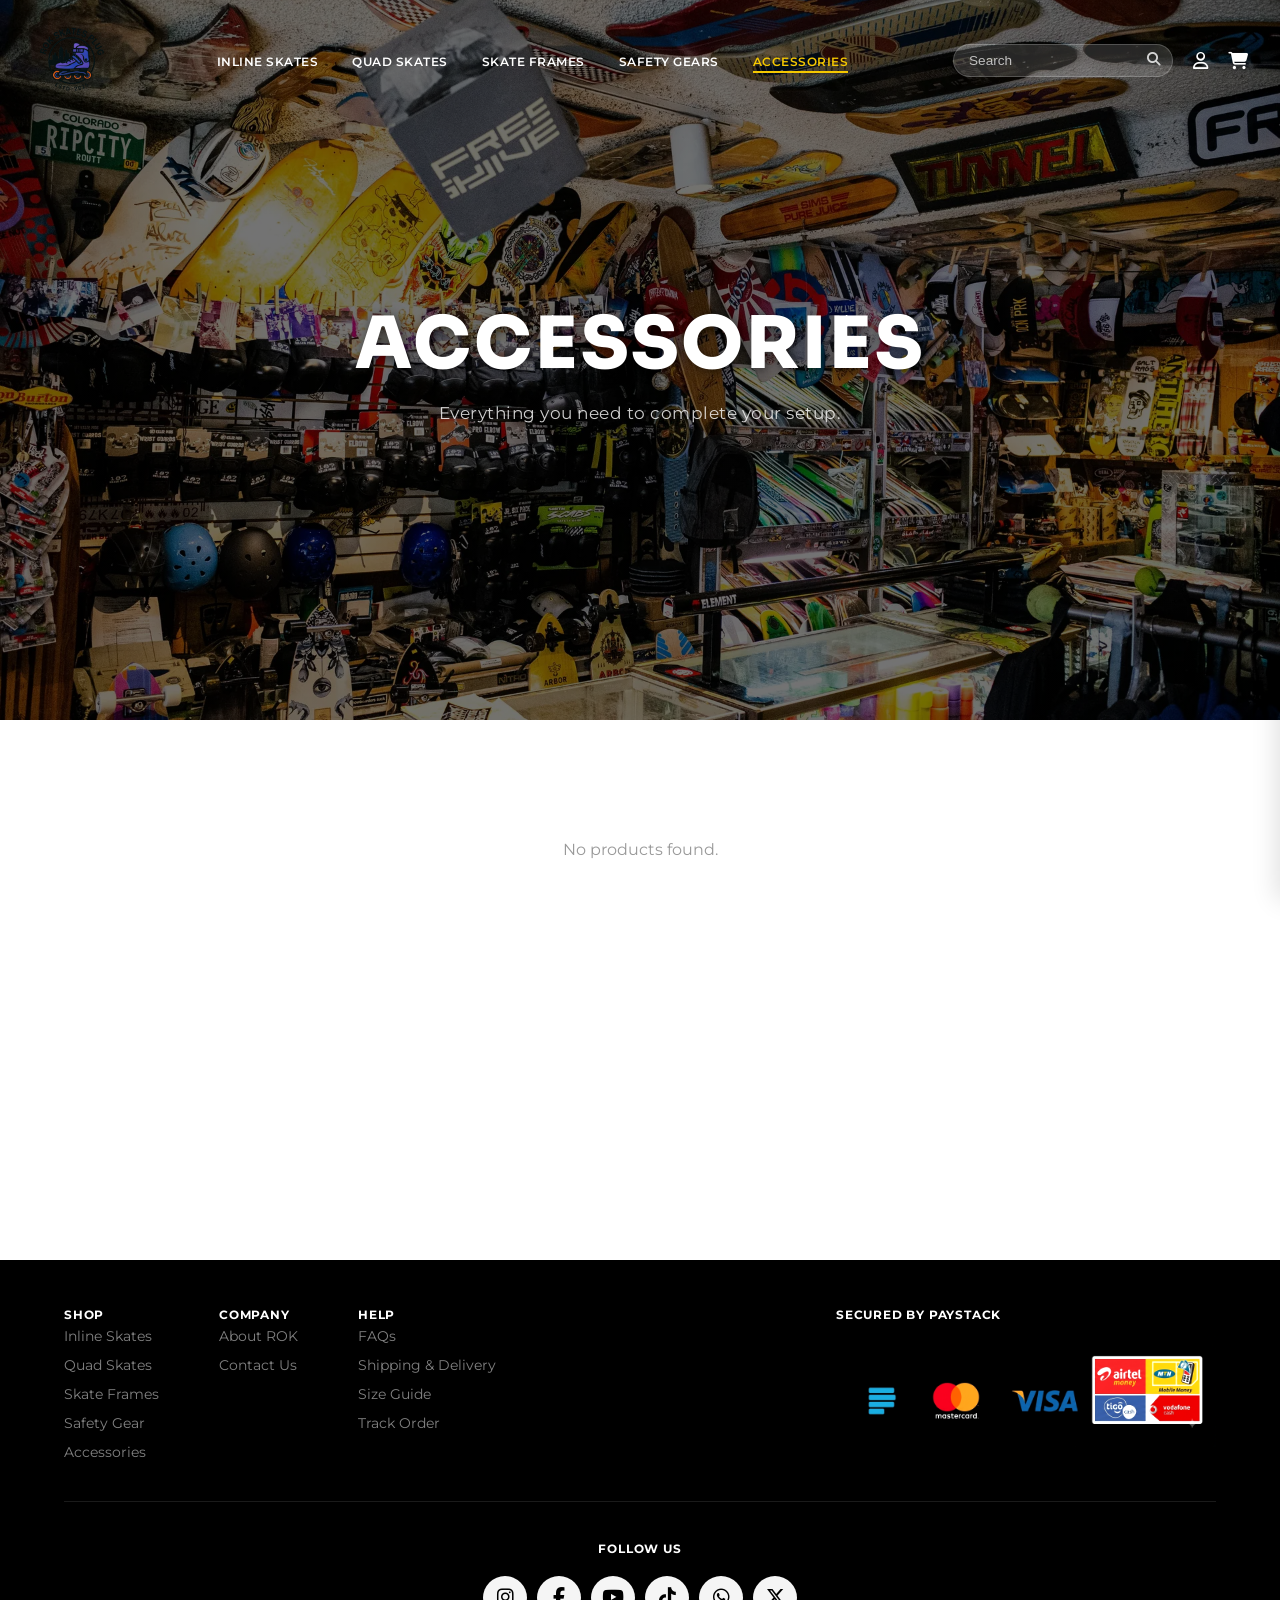
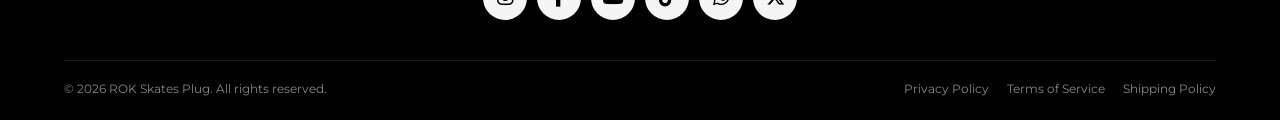
<file: templates/Accessories.html>
<!DOCTYPE html>
<html lang="en">
<head>
    <meta charset="UTF-8">
    <meta name="viewport" content="width=device-width, initial-scale=1.0">
    <title>Accessories – ROK Skates Plug</title>
    <link rel="icon" type="image/png" href="/Assets/favicon.jpeg">
    <link rel="preconnect" href="https://fonts.googleapis.com">
    <link rel="preconnect" href="https://fonts.gstatic.com" crossorigin>
    <link href="https://fonts.googleapis.com/css2?family=Montserrat:wght@400;600;800&family=Sora:wght@700;800&display=swap" rel="stylesheet">
    <link href="https://fonts.cdnfonts.com/css/gilroy-bold" rel="stylesheet">
    <link rel="stylesheet" href="https://cdnjs.cloudflare.com/ajax/libs/font-awesome/6.5.1/css/all.min.css">
    <link rel="stylesheet" href="/style.css">
    <style>
        .nav-links a.active { color: #f5c800; }
        .nav-links a.active::after { width: 100%; background-color: #f5c800; }

        .page-hero {
            position: relative;
            width: 100%;
            height: 80vh;
            min-height: 420px;
            display: flex;
            align-items: center;
            justify-content: center;
            text-align: center;
            overflow: hidden;
            background-image:
                linear-gradient(rgba(0,0,0,0.55), rgba(0,0,0,0.55)),
                url('/Assets/skateaccessories.webp');
            background-size: cover;
            background-position: center;
        }
        @media (max-width: 768px) {
            .page-hero { height: 40vh; min-height: 220px; }
        }

        .page-hero-content { position: relative; z-index: 2; padding: 20px; }

        .page-hero-content h1 {
            font-family: 'Sora', sans-serif;
            font-size: clamp(2.5rem, 6vw, 4.5rem);
            font-weight: 800;
            letter-spacing: 3px;
            text-transform: uppercase;
            color: #fff;
            text-shadow: 2px 2px 12px rgba(0,0,0,0.6);
        }

        .page-hero-content p {
            margin-top: 14px;
            font-size: 1.05rem;
            color: rgba(255,255,255,0.8);
            letter-spacing: 0.5px;
        }

        .page-content {
            background-color: #fff;
            color: #000;
            min-height: 60vh;
        }

        .products-section {
            padding: 60px 5%;
            max-width: 1400px;
            margin: 0 auto;
        }

        .products-grid {
            display: grid;
            grid-template-columns: repeat(4, 1fr);
            gap: 28px;
        }

        @media (max-width: 900px) {
            .products-grid { grid-template-columns: repeat(2, 1fr); gap: 16px; }
        }

        @media (max-width: 480px) {
            .products-grid { grid-template-columns: repeat(2, 1fr); gap: 12px; }
        }

        .grid-spinner {
            display: flex;
            justify-content: center;
            padding: 40px 0;
        }

        .grid-spinner::after {
            content: '';
            width: 36px;
            height: 36px;
            border: 3px solid #e0e0e0;
            border-top-color: #000;
            border-radius: 50%;
            animation: spin 0.7s linear infinite;
        }

        @keyframes spin { to { transform: rotate(360deg); } }

        .grid-empty {
            text-align: center;
            padding: 60px 20px;
            color: #999;
            font-size: 1rem;
        }

        .load-more-trigger { height: 1px; }
    </style>
</head>
<body>

    <header class="navbar" id="main-navbar">
        <div class="nav-container">
            <div class="nav-left">
                <button class="hamburger" id="hamburger-btn" aria-label="Toggle Menu">
                    <i class="fa-solid fa-bars"></i>
                </button>
                <div class="logo">
                    <a href="/index.html">
                        <img src="/Assets/ROKlogo.png" alt="ROK Store Logo">
                    </a>
                </div>
            </div>
            <nav class="nav-links" id="nav-links">
                <a href="/templates/inlineskates.html">INLINE SKATES</a>
                <a href="/templates/rollerskates.html">QUAD SKATES</a>
                <a href="/templates/skate_frames.html">SKATE FRAMES</a>
                <a href="/templates/safety_gear.html">SAFETY GEARS</a>
                <a href="/templates/Accessories.html" class="active">ACCESSORIES</a>
            </nav>
            <div class="nav-actions">
                <div class="search-bar" id="search-bar">
                    <input type="text" placeholder="Search" id="search-input">
                    <i class="fa-solid fa-magnifying-glass search-icon" id="search-toggle" aria-label="Toggle search"></i>
                </div>
                <a href="/templates/login.html" class="icon-link"><i class="fa-regular fa-user"></i></a>
                <a href="" class="icon-link cart-icon"><i class="fa-solid fa-cart-shopping"></i></a>
            </div>
        </div>
    </header>

    <section class="page-hero">
        <div class="page-hero-content">
            <h1>Accessories</h1>
            <p>Everything you need to complete your setup.</p>
        </div>
    </section>

    <div class="page-content">
        <div class="products-section">
            <div class="products-grid" id="products-grid"></div>
            <div class="grid-spinner" id="grid-spinner"></div>
            <div class="grid-empty" id="grid-empty" style="display:none;">No products found.</div>
            <div class="load-more-trigger" id="load-more-trigger"></div>
        </div>
    </div>

    <footer class="site-footer">
        <div class="footer-inner">
            <div class="footer-links-payment-row">
                <div class="footer-links-row">
                    <div class="footer-links-group">
                        <h4 class="footer-col-title">Shop</h4>
                        <ul>
                            <li><a href="/templates/inlineskates.html">Inline Skates</a></li>
                            <li><a href="/templates/rollerskates.html">Quad Skates</a></li>
                            <li><a href="/templates/skate_frames.html">Skate Frames</a></li>
                            <li><a href="/templates/safety_gear.html">Safety Gear</a></li>
                            <li><a href="/templates/Accessories.html">Accessories</a></li>
                        </ul>
                    </div>
                    <div class="footer-links-group">
                        <h4 class="footer-col-title">Company</h4>
                        <ul>
                            <li><a href="#">About ROK</a></li>
                            <li><a href="#">Contact Us</a></li>
                        </ul>
                    </div>
                    <div class="footer-links-group">
                        <h4 class="footer-col-title">Help</h4>
                        <ul>
                            <li><a href="#">FAQs</a></li>
                            <li><a href="#">Shipping &amp; Delivery</a></li>
                            <li><a href="#">Size Guide</a></li>
                            <li><a href="#">Track Order</a></li>
                        </ul>
                    </div>
                </div>
                <div class="footer-payments">
                    <span class="footer-payments-label">Secured by Paystack</span>
                    <img src="/Assets/paystack.png" alt="Accepted payment methods" class="footer-payment-img">
                </div>
            </div>
            <div class="footer-divider"></div>
            <div class="footer-top">
                <div class="footer-col footer-col-center">
                    <h3 class="footer-col-title">Follow Us</h3>
                    <div class="footer-socials">
                        <a href="#" class="footer-social-link" aria-label="Instagram"><i class="fa-brands fa-instagram"></i></a>
                        <a href="#" class="footer-social-link" aria-label="Facebook"><i class="fa-brands fa-facebook-f"></i></a>
                        <a href="#" class="footer-social-link" aria-label="YouTube"><i class="fa-brands fa-youtube"></i></a>
                        <a href="#" class="footer-social-link" aria-label="TikTok"><i class="fa-brands fa-tiktok"></i></a>
                        <a href="#" class="footer-social-link" aria-label="WhatsApp"><i class="fa-brands fa-whatsapp"></i></a>
                        <a href="#" class="footer-social-link" aria-label="X"><i class="fa-brands fa-x-twitter"></i></a>
                    </div>
                </div>
            </div>
            <div class="footer-divider"></div>
            <div class="footer-bottom">
                <p class="footer-copyright">&copy; <span id="footer-year"></span> ROK Skates Plug. All rights reserved.</p>
                <nav class="footer-legal">
                    <a href="#">Privacy Policy</a>
                    <a href="#">Terms of Service</a>
                    <a href="#">Shipping Policy</a>
                </nav>
            </div>
        </div>
    </footer>

    <script src="/config.js"></script>
    <script>
        const navbar = document.getElementById('main-navbar');
        window.addEventListener('scroll', () => {
            navbar.classList.toggle('scrolled', window.scrollY > 80);
        });

        const hamburgerBtn = document.getElementById('hamburger-btn');
        const navLinks     = document.getElementById('nav-links');

        hamburgerBtn.addEventListener('click', () => {
            navLinks.classList.toggle('active');
            const icon = hamburgerBtn.querySelector('i');
            icon.classList.toggle('fa-bars',  !navLinks.classList.contains('active'));
            icon.classList.toggle('fa-xmark',  navLinks.classList.contains('active'));
        });

        navLinks.querySelectorAll('a').forEach(link => {
            link.addEventListener('click', () => {
                navLinks.classList.remove('active');
                hamburgerBtn.querySelector('i').classList.replace('fa-xmark', 'fa-bars');
            });
        });

        const searchToggle = document.getElementById('search-toggle');
        const searchBar    = document.getElementById('search-bar');
        const searchInput  = document.getElementById('search-input');

        searchToggle.addEventListener('click', () => {
            const isOpen = searchBar.classList.toggle('search-open');
            if (isOpen) searchInput.focus();
            else searchInput.value = '';
        });

        document.addEventListener('click', e => {
            if (!searchBar.contains(e.target)) {
                searchBar.classList.remove('search-open');
                searchInput.value = '';
            }
        });

        document.getElementById('footer-year').textContent = new Date().getFullYear();

        // ── Product grid ──
        const CATEGORY    = 'accessories';
        const PAGE_SIZE   = 20;
        let   currentPage = 1;
        let   totalLoaded = 0;
        let   totalItems  = null;
        let   loading     = false;

        const grid    = document.getElementById('products-grid');
        const spinner = document.getElementById('grid-spinner');
        const emptyMsg= document.getElementById('grid-empty');
        const trigger = document.getElementById('load-more-trigger');

        function escHtml(str) {
            return String(str)
                .replace(/&/g,'&amp;').replace(/</g,'&lt;')
                .replace(/>/g,'&gt;').replace(/"/g,'&quot;');
        }

        function formatPrice(price) {
            return 'GH₵ ' + Number(price).toLocaleString('en-GH', {
                minimumFractionDigits: 2, maximumFractionDigits: 2
            });
        }

        function cardHTML(p) {
            const img = p.image_url
                ? `<img src="${escHtml(p.image_url)}" alt="${escHtml(p.name)}" class="fresh-product-img" loading="lazy">`
                : `<div class="fresh-product-img-placeholder"><i class="fa-regular fa-image"></i></div>`;
            return `
                <a href="/templates/product.html?id=${escHtml(p.id)}" class="fresh-product-card" data-id="${escHtml(p.id)}">
                    <div class="fresh-img-wrap">${img}</div>
                    <h3 class="fresh-product-name">${escHtml(p.name)}</h3>
                    <p class="fresh-product-price">${formatPrice(p.price)}</p>
                </a>`;
        }

        async function loadPage() {
            if (loading) return;
            if (totalItems !== null && totalLoaded >= totalItems) return;
            loading = true;
            spinner.style.display = 'flex';
            try {
                const res  = await fetch(`${ROK_CONFIG.API_BASE}/api/products?category=${CATEGORY}&page=${currentPage}&page_size=${PAGE_SIZE}`);
                if (!res.ok) throw new Error('fetch failed');
                const data = await res.json();
                totalItems = data.total;
                if (data.products && data.products.length > 0) {
                    data.products.forEach(p => grid.insertAdjacentHTML('beforeend', cardHTML(p)));
                    totalLoaded += data.products.length;
                    currentPage++;
                }
                if (totalLoaded === 0) emptyMsg.style.display = 'block';
            } catch (err) {
                console.error('Failed to load products:', err);
                if (totalLoaded === 0) emptyMsg.style.display = 'block';
            } finally {
                loading = false;
                spinner.style.display = 'none';
            }
        }

        const observer = new IntersectionObserver(entries => {
            if (entries[0].isIntersecting) loadPage();
        }, { rootMargin: '200px' });

        observer.observe(trigger);
        loadPage();
    </script>

    <!-- ── Cart Drawer ── -->
    <div class="cart-overlay" id="cart-overlay"></div>
    <aside class="cart-drawer" id="cart-drawer" aria-label="Shopping cart">
        <div class="cart-drawer-header">
            <span class="cart-drawer-title">Your Cart</span>
            <button class="cart-drawer-close" id="cart-drawer-close" aria-label="Close cart">
                <i class="fa-solid fa-xmark"></i>
            </button>
        </div>
        <div class="cart-drawer-body" id="cart-drawer-body"></div>
        <div class="cart-drawer-footer" id="cart-drawer-footer" style="display:none;">
            <div class="cart-subtotal-row">
                <span class="cart-subtotal-label">Subtotal</span>
                <span class="cart-subtotal-value" id="cart-subtotal">GH₵ 0.00</span>
            </div>
            <button class="btn-checkout" id="open-checkout-btn">Checkout</button>
        </div>
    </aside>

    <!-- ── Checkout Modal ── -->
    <div class="checkout-modal-overlay" id="checkout-modal-overlay">
        <div class="checkout-modal" role="dialog" aria-modal="true" aria-labelledby="checkout-modal-title">
            <div class="checkout-modal-header">
                <span class="checkout-modal-title" id="checkout-modal-title">Complete Your Order</span>
                <button class="checkout-modal-close" id="checkout-modal-close" aria-label="Close checkout">
                    <i class="fa-solid fa-xmark"></i>
                </button>
            </div>
            <div class="checkout-order-summary" id="checkout-summary-box">
                <div class="checkout-order-summary-title">Order Summary</div>
                <div id="checkout-summary-items"></div>
                <div class="checkout-summary-row checkout-summary-total">
                    <span>Total</span>
                    <span id="checkout-summary-total">GH&#x20B5; 0.00</span>
                </div>
            </div>
            <form id="checkout-form" novalidate>
                <div class="checkout-form-group">
                    <label for="co-name">Full Name</label>
                    <input type="text" id="co-name" placeholder="e.g. Kwame Asante" autocomplete="name" required>
                </div>
                <div class="checkout-form-group">
                    <label for="co-email">Email Address</label>
                    <input type="email" id="co-email" placeholder="e.g. kwame@gmail.com" autocomplete="email" required>
                </div>
                <div class="checkout-form-group">
                    <label for="co-phone">Phone Number</label>
                    <input type="tel" id="co-phone" placeholder="e.g. 0244123456" autocomplete="tel" required>
                </div>
                <div class="checkout-form-group">
                    <label for="co-address">Delivery Address</label>
                    <textarea id="co-address" placeholder="Street, City, Region" required></textarea>
                </div>
                <button type="submit" class="checkout-submit-btn" id="checkout-submit-btn">Pay with Paystack</button>
                <div class="checkout-error" id="checkout-error"></div>
                <p class="checkout-paystack-note">
                    <i class="fa-solid fa-lock"></i> Secured by Paystack
                </p>
            </form>
        </div>
    </div>

    <script src="/config.js"></script>
    <script>
        // ── Cart drawer logic ──
        const cartOverlay = document.getElementById('cart-overlay');
        const cartDrawer  = document.getElementById('cart-drawer');
        const cartBody    = document.getElementById('cart-drawer-body');
        const cartFooter  = document.getElementById('cart-drawer-footer');

        function openCart() {
            cartOverlay.classList.add('open');
            cartDrawer.classList.add('open');
            document.body.style.overflow = 'hidden';
            loadCart();
        }

        function closeCart() {
            cartOverlay.classList.remove('open');
            cartDrawer.classList.remove('open');
            document.body.style.overflow = '';
        }

        document.getElementById('cart-drawer-close').addEventListener('click', closeCart);
        cartOverlay.addEventListener('click', closeCart);

        document.querySelector('.cart-icon').addEventListener('click', e => {
            e.preventDefault();
            openCart();
        });

        function escHtmlCart(str) {
            return String(str)
                .replace(/&/g,'&amp;').replace(/</g,'&lt;')
                .replace(/>/g,'&gt;').replace(/"/g,'&quot;');
        }

        function fmtPrice(p) {
            return 'GH₵ ' + Number(p).toLocaleString('en-GH', { minimumFractionDigits:2, maximumFractionDigits:2 });
        }

        async function loadCart() {
            cartBody.innerHTML = '<div class="cart-drawer-loading"></div>';
            cartFooter.style.display = 'none';

            const token = localStorage.getItem('rok_token');

            if (token) {
                try {
                    const res = await fetch(`${ROK_CONFIG.API_BASE}/api/cart`, {
                        headers: { 'Authorization': `Bearer ${token}` }
                    });
                    if (!res.ok) throw new Error();
                    const data = await res.json();
                    renderAuthCart(data);
                } catch {
                    cartBody.innerHTML = `<div class="cart-drawer-empty"><i class="fa-solid fa-triangle-exclamation"></i><p>Could not load cart.</p></div>`;
                }
            } else {
                const items = JSON.parse(localStorage.getItem('rok_guest_cart') || '[]');
                if (items.length === 0) { renderEmpty(); return; }
                try {
                    const products = await Promise.all(
                        items.map(i => fetch(`${ROK_CONFIG.API_BASE}/api/products/${i.product_id}`).then(r => r.ok ? r.json() : null))
                    );
                    const enriched = items.map((item, idx) => ({ ...item, product: products[idx] })).filter(i => i.product);
                    renderGuestCart(enriched);
                } catch {
                    cartBody.innerHTML = `<div class="cart-drawer-empty"><i class="fa-solid fa-triangle-exclamation"></i><p>Could not load cart.</p></div>`;
                }
            }
        }

        function renderEmpty() {
            cartBody.innerHTML = `
                <div class="cart-drawer-empty">
                    <i class="fa-solid fa-cart-shopping"></i>
                    <p>Your cart is empty</p>
                </div>`;
            cartFooter.style.display = 'none';
        }

        function renderAuthCart(data) {
            if (!data.items || data.items.length === 0) { renderEmpty(); return; }
            cartBody.innerHTML = data.items.map(item => {
                const p = item.product;
                const stock = p ? (p.stock ?? 9999) : 9999;
                const atMax = item.quantity >= stock;
                const img = p && p.image_url
                    ? `<img src="${escHtmlCart(p.image_url)}" class="cart-item-img" alt="${escHtmlCart(p.name)}">`
                    : `<div class="cart-item-img-placeholder"><i class="fa-regular fa-image"></i></div>`;
                return `
                    <div class="cart-item-row" data-id="${escHtmlCart(item.product_id)}" data-stock="${stock}">
                        <a href="/templates/product.html?id=${escHtmlCart(item.product_id)}">${img}</a>
                        <div class="cart-item-info">
                            <div class="cart-item-name">${escHtmlCart(p ? p.name : 'Product')}</div>
                            <div class="cart-item-price">${fmtPrice(p ? p.price : 0)}</div>
                            <div class="cart-item-qty-row">
                                <button class="cart-item-qty-btn" data-action="dec" data-id="${escHtmlCart(item.product_id)}">−</button>
                                <span class="cart-item-qty-val">${item.quantity}</span>
                                <button class="cart-item-qty-btn" data-action="inc" data-id="${escHtmlCart(item.product_id)}"${atMax ? ' disabled aria-disabled="true"' : ''}>+</button>
                            </div>
                        </div>
                        <button class="cart-item-remove" data-id="${escHtmlCart(item.product_id)}" aria-label="Remove item">
                            <i class="fa-solid fa-xmark"></i>
                        </button>
                    </div>`;
            }).join('');
            document.getElementById('cart-subtotal').textContent = fmtPrice(data.total_price || 0);
            cartFooter.style.display = 'block';
            attachAuthCartHandlers();
        }

        function attachAuthCartHandlers() {
            const token = localStorage.getItem('rok_token');
            cartBody.querySelectorAll('.cart-item-qty-btn').forEach(btn => {
                btn.addEventListener('click', async () => {
                    if (btn.disabled) return;
                    const id    = btn.dataset.id;
                    const row   = cartBody.querySelector(`.cart-item-row[data-id="${id}"]`);
                    const stock = parseInt(row?.dataset.stock ?? '9999');
                    const valEl = row.querySelector('.cart-item-qty-val');
                    let qty = parseInt(valEl.textContent);
                    if (btn.dataset.action === 'inc') {
                        if (qty >= stock) return;
                        qty++;
                    } else {
                        qty = Math.max(1, qty - 1);
                    }
                    await fetch(`${ROK_CONFIG.API_BASE}/api/cart/${id}`, {
                        method: 'PUT',
                        headers: { 'Content-Type':'application/json', 'Authorization': `Bearer ${token}` },
                        body: JSON.stringify({ quantity: qty })
                    });
                    loadCart();
                });
            });
            cartBody.querySelectorAll('.cart-item-remove').forEach(btn => {
                btn.addEventListener('click', async () => {
                    await fetch(`${ROK_CONFIG.API_BASE}/api/cart/${btn.dataset.id}`, {
                        method: 'DELETE',
                        headers: { 'Authorization': `Bearer ${token}` }
                    });
                    loadCart();
                });
            });
        }

        function renderGuestCart(items) {
            if (items.length === 0) { renderEmpty(); return; }
            let subtotal = 0;
            cartBody.innerHTML = items.map(item => {
                const p = item.product;
                subtotal += p.price * item.quantity;
                const img = p.image_url
                    ? `<img src="${escHtmlCart(p.image_url)}" class="cart-item-img" alt="${escHtmlCart(p.name)}">`
                    : `<div class="cart-item-img-placeholder"><i class="fa-regular fa-image"></i></div>`;
                const atMax = item.quantity >= p.stock;
                return `
                    <div class="cart-item-row" data-id="${escHtmlCart(item.product_id)}" data-stock="${p.stock}">
                        <a href="/templates/product.html?id=${escHtmlCart(item.product_id)}">${img}</a>
                        <div class="cart-item-info">
                            <div class="cart-item-name">${escHtmlCart(p.name)}</div>
                            <div class="cart-item-price">${fmtPrice(p.price)}</div>
                            <div class="cart-item-qty-row">
                                <button class="cart-item-qty-btn" data-action="dec" data-id="${escHtmlCart(item.product_id)}">−</button>
                                <span class="cart-item-qty-val">${item.quantity}</span>
                                <button class="cart-item-qty-btn" data-action="inc" data-id="${escHtmlCart(item.product_id)}"${atMax ? ' disabled aria-disabled="true"' : ''}>+</button>
                            </div>
                        </div>
                        <button class="cart-item-remove" data-id="${escHtmlCart(item.product_id)}" aria-label="Remove item">
                            <i class="fa-solid fa-xmark"></i>
                        </button>
                    </div>`;
            }).join('');
            document.getElementById('cart-subtotal').textContent = fmtPrice(subtotal);
            cartFooter.style.display = 'block';
            attachGuestCartHandlers();
        }

        function attachGuestCartHandlers() {
            cartBody.querySelectorAll('.cart-item-qty-btn').forEach(btn => {
                btn.addEventListener('click', () => {
                    if (btn.disabled) return;
                    const id    = btn.dataset.id;
                    const row   = cartBody.querySelector(`.cart-item-row[data-id="${id}"]`);
                    const stock = parseInt(row?.dataset.stock ?? '9999');
                    const cart  = JSON.parse(localStorage.getItem('rok_guest_cart') || '[]');
                    const item  = cart.find(i => i.product_id === id);
                    if (!item) return;
                    if (btn.dataset.action === 'inc') {
                        if (item.quantity < stock) item.quantity++;
                    } else {
                        item.quantity = Math.max(1, item.quantity - 1);
                    }
                    localStorage.setItem('rok_guest_cart', JSON.stringify(cart));
                    loadCart();
                });
            });
            cartBody.querySelectorAll('.cart-item-remove').forEach(btn => {
                btn.addEventListener('click', () => {
                    let cart = JSON.parse(localStorage.getItem('rok_guest_cart') || '[]');
                    cart = cart.filter(i => i.product_id !== btn.dataset.id);
                    localStorage.setItem('rok_guest_cart', JSON.stringify(cart));
                    loadCart();
                });
            });
        }
        // ── Checkout modal logic ──
        const checkoutOverlay = document.getElementById('checkout-modal-overlay');
        const checkoutForm    = document.getElementById('checkout-form');
        const checkoutSubmit  = document.getElementById('checkout-submit-btn');
        const checkoutErrorEl = document.getElementById('checkout-error');

        function openCheckout() {
            const items = JSON.parse(localStorage.getItem('rok_guest_cart') || '[]');
            if (items.length === 0) return;
            const summaryItems = document.getElementById('checkout-summary-items');
            summaryItems.innerHTML = '';
            let total = 0;
            cartBody.querySelectorAll('.cart-item-row').forEach(row => {
                const id    = row.dataset.id;
                const item  = items.find(i => i.product_id === id);
                if (!item) return;
                const name  = row.querySelector('.cart-item-name')?.textContent || 'Product';
                const price = parseFloat(row.querySelector('.cart-item-price')?.textContent.replace(/[^\d.]/g, '') || 0);
                const qty   = parseInt(row.querySelector('.cart-item-qty-val')?.textContent || 1);
                total += price * qty;
                const div = document.createElement('div');
                div.className = 'checkout-summary-row';
                div.innerHTML = `<span>${escHtmlCart(name)} × ${qty}</span><span>${fmtPrice(price * qty)}</span>`;
                summaryItems.appendChild(div);
            });
            document.getElementById('checkout-summary-total').textContent = fmtPrice(total);
            closeCart();
            checkoutOverlay.classList.add('open');
            document.body.style.overflow = 'hidden';
            checkoutErrorEl.classList.remove('visible');
            checkoutErrorEl.textContent = '';
            checkoutSubmit.disabled = false;
            checkoutSubmit.textContent = 'Pay with Paystack';
        }

        function closeCheckout() {
            checkoutOverlay.classList.remove('open');
            document.body.style.overflow = '';
        }

        document.getElementById('open-checkout-btn').addEventListener('click', openCheckout);
        document.getElementById('checkout-modal-close').addEventListener('click', closeCheckout);
        checkoutOverlay.addEventListener('click', e => { if (e.target === checkoutOverlay) closeCheckout(); });

        checkoutForm.addEventListener('submit', async e => {
            e.preventDefault();
            const name    = document.getElementById('co-name').value.trim();
            const email   = document.getElementById('co-email').value.trim();
            const phone   = document.getElementById('co-phone').value.trim();
            const address = document.getElementById('co-address').value.trim();
            if (!name || !email || !phone || !address) {
                checkoutErrorEl.textContent = 'Please fill in all fields.';
                checkoutErrorEl.classList.add('visible'); return;
            }
            if (!/^[^\s@]+@[^\s@]+\.[^\s@]+$/.test(email)) {
                checkoutErrorEl.textContent = 'Please enter a valid email address.';
                checkoutErrorEl.classList.add('visible'); return;
            }
            const cartItems = JSON.parse(localStorage.getItem('rok_guest_cart') || '[]');
            if (cartItems.length === 0) {
                checkoutErrorEl.textContent = 'Your cart is empty.';
                checkoutErrorEl.classList.add('visible'); return;
            }
            checkoutSubmit.disabled = true;
            checkoutSubmit.textContent = 'Processing…';
            checkoutErrorEl.classList.remove('visible');
            try {
                // Validate quantities against live stock before submitting.
                const stockChecks = await Promise.all(
                    cartItems.map(i => fetch(`${ROK_CONFIG.API_BASE}/api/products/${i.product_id}`).then(r => r.ok ? r.json() : null))
                );
                const validatedItems = [];
                for (let i = 0; i < cartItems.length; i++) {
                    const product = stockChecks[i];
                    if (!product) continue;
                    const qty = Math.min(cartItems[i].quantity, product.stock);
                    if (qty < 1) continue;
                    if (qty < cartItems[i].quantity) cartItems[i].quantity = qty;
                    validatedItems.push({ product_id: cartItems[i].product_id, quantity: qty });
                }
                localStorage.setItem('rok_guest_cart', JSON.stringify(cartItems));
                if (validatedItems.length === 0) throw new Error('All items in your cart are out of stock.');

                const res = await fetch(`${ROK_CONFIG.API_BASE}/api/checkout`, {
                    method: 'POST',
                    headers: {
                        'Content-Type': 'application/json',
                        'Idempotency-Key': crypto.randomUUID(),
                    },
                    body: JSON.stringify({
                        email, shipping_address: `${name} | ${phone} | ${address}`,
                        cart_items: validatedItems
                    })
                });
                // Safely parse — backend may return plain-text errors on failure
                const text = await res.text();
                let data = null;
                try { data = JSON.parse(text); } catch (_) { /* plain-text error */ }
                if (!res.ok) throw new Error((data && data.message) || text || 'Checkout failed. Please try again.');
                window.location.href = data.authorization_url;
            } catch (err) {
                checkoutSubmit.disabled = false;
                checkoutSubmit.textContent = 'Pay with Paystack';
                checkoutErrorEl.textContent = err.message || 'Something went wrong. Please try again.';
                checkoutErrorEl.classList.add('visible');
            }
        });
    </script>
</body>
</html>
</file>
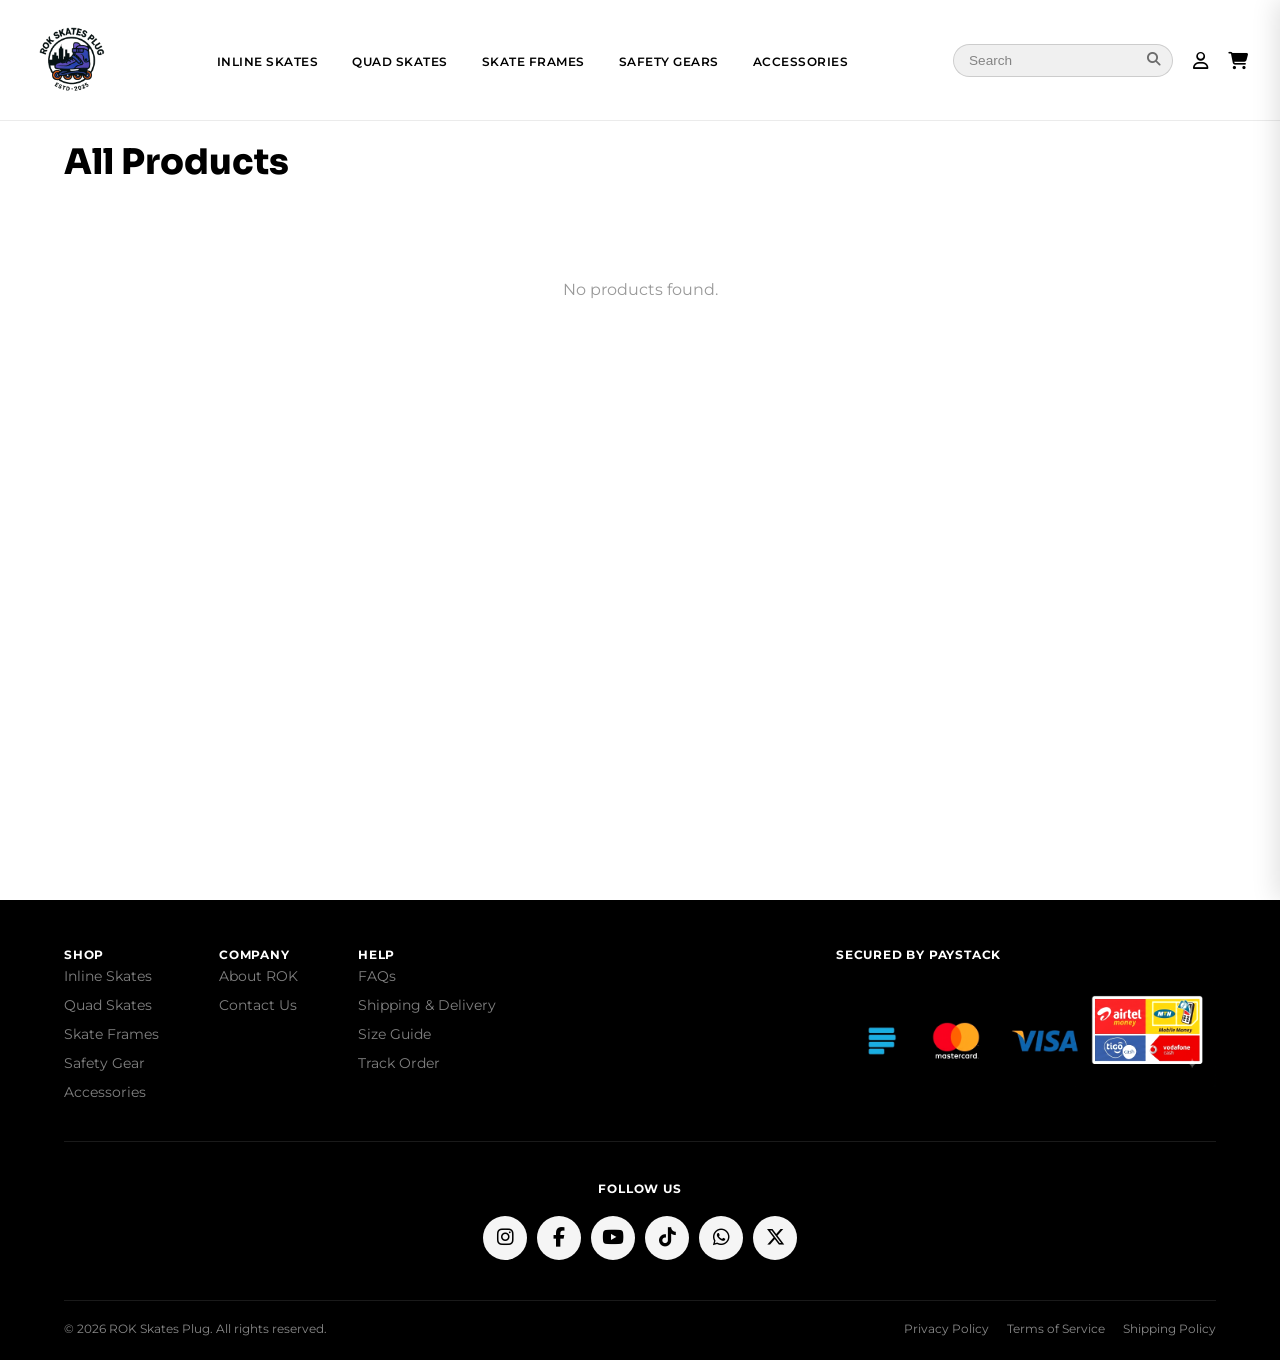
<file: templates/All_items.html>
<!DOCTYPE html>
<html lang="en">
<head>
    <meta charset="UTF-8">
    <meta name="viewport" content="width=device-width, initial-scale=1.0">
    <title>All Products – ROK Skates Plug</title>
    <link rel="icon" type="image/png" href="/Assets/favicon.jpeg">
    <link rel="preconnect" href="https://fonts.googleapis.com">
    <link rel="preconnect" href="https://fonts.gstatic.com" crossorigin>
    <link href="https://fonts.googleapis.com/css2?family=Montserrat:wght@400;600;800&family=Sora:wght@700;800&display=swap" rel="stylesheet">
    <link href="https://fonts.cdnfonts.com/css/gilroy-bold" rel="stylesheet">
    <link rel="stylesheet" href="https://cdnjs.cloudflare.com/ajax/libs/font-awesome/6.5.1/css/all.min.css">
    <link rel="stylesheet" href="/style.css">
    <style>
        /* ── white page, black navbar always ── */
        body { background-color: #fff; color: #000; }

        .navbar { background-color: #fff; box-shadow: 0 1px 0 rgba(0,0,0,0.08); }
        .nav-links a { color: #000 !important; }
        .icon-link { color: #000 !important; }
        .hamburger { color: #000 !important; }

        /* On mobile the nav drawer has a dark background — links should be white */
        @media (max-width: 900px) {
            .nav-links a { color: #fff !important; }
            .hamburger { color: #000 !important; }
        }
        .search-bar input {
            background-color: rgba(0,0,0,0.06);
            border-color: rgba(0,0,0,0.15);
            color: #000;
        }
        .search-bar input::placeholder { color: rgba(0,0,0,0.45); }
        .search-icon { color: rgba(0,0,0,0.55) !important; }

        /* ── page content pushed below fixed navbar ── */
        .all-products-page {
            padding-top: 140px;
            padding-bottom: 80px;
            min-height: 100vh;
        }

        .all-products-container {
            max-width: 1400px;
            margin: 0 auto;
            padding: 0 5%;
        }

        /* ── page heading ── */
        .all-products-heading {
            display: flex;
            align-items: baseline;
            justify-content: space-between;
            margin-bottom: 36px;
            flex-wrap: wrap;
            gap: 8px;
        }

        .all-products-title {
            font-family: 'Sora', sans-serif;
            font-size: clamp(1.6rem, 3vw, 2.2rem);
            font-weight: 800;
            color: #000;
        }

        .all-products-count {
            font-size: 0.85rem;
            color: #888;
            font-weight: 600;
        }

        /* ── 4-column grid ── */
        .products-grid {
            display: grid;
            grid-template-columns: repeat(4, 1fr);
            gap: 28px;
        }

        @media (max-width: 900px) {
            .products-grid { grid-template-columns: repeat(2, 1fr); gap: 16px; }
            .all-products-page { padding-top: 100px; }
        }

        @media (max-width: 480px) {
            .products-grid { grid-template-columns: repeat(2, 1fr); gap: 12px; }
        }

        /* ── spinner ── */
        .grid-spinner {
            display: flex;
            justify-content: center;
            padding: 40px 0;
        }

        .grid-spinner::after {
            content: '';
            width: 36px;
            height: 36px;
            border: 3px solid #e0e0e0;
            border-top-color: #000;
            border-radius: 50%;
            animation: spin 0.7s linear infinite;
        }

        @keyframes spin { to { transform: rotate(360deg); } }

        .grid-empty {
            text-align: center;
            padding: 60px 20px;
            color: #999;
            font-size: 1rem;
        }

        .load-more-trigger { height: 1px; }
    </style>
</head>
<body>

    <!-- Navbar -->
    <header class="navbar" id="main-navbar">
        <div class="nav-container">
            <div class="nav-left">
                <button class="hamburger" id="hamburger-btn" aria-label="Toggle Menu">
                    <i class="fa-solid fa-bars"></i>
                </button>
                <div class="logo">
                    <a href="/index.html">
                        <img src="/Assets/ROKlogo.png" alt="ROK Store Logo">
                    </a>
                </div>
            </div>
            <nav class="nav-links" id="nav-links">
                <a href="/templates/inlineskates.html">INLINE SKATES</a>
                <a href="/templates/rollerskates.html">QUAD SKATES</a>
                <a href="/templates/skate_frames.html">SKATE FRAMES</a>
                <a href="/templates/safety_gear.html">SAFETY GEARS</a>
                <a href="/templates/Accessories.html">ACCESSORIES</a>
            </nav>
            <div class="nav-actions">
                <div class="search-bar" id="search-bar">
                    <input type="text" placeholder="Search" id="search-input">
                    <i class="fa-solid fa-magnifying-glass search-icon" id="search-toggle" aria-label="Toggle search"></i>
                </div>
                <a href="/templates/login.html" class="icon-link"><i class="fa-regular fa-user"></i></a>
                <a href="" class="icon-link cart-icon"><i class="fa-solid fa-cart-shopping"></i></a>
            </div>
        </div>
    </header>

    <!-- Page -->
    <main class="all-products-page">
        <div class="all-products-container">
            <div class="all-products-heading">
                <h1 class="all-products-title">All Products</h1>
                <span class="all-products-count" id="products-count"></span>
            </div>

            <div class="products-grid" id="products-grid"></div>
            <div class="grid-spinner" id="grid-spinner"></div>
            <div class="grid-empty" id="grid-empty" style="display:none;">No products found.</div>
            <div class="load-more-trigger" id="load-more-trigger"></div>
        </div>
    </main>

    <!-- Footer -->
    <footer class="site-footer">
        <div class="footer-inner">
            <div class="footer-links-payment-row">
                <div class="footer-links-row">
                    <div class="footer-links-group">
                        <h4 class="footer-col-title">Shop</h4>
                        <ul>
                            <li><a href="/templates/inlineskates.html">Inline Skates</a></li>
                            <li><a href="/templates/rollerskates.html">Quad Skates</a></li>
                            <li><a href="/templates/skate_frames.html">Skate Frames</a></li>
                            <li><a href="/templates/safety_gear.html">Safety Gear</a></li>
                            <li><a href="/templates/Accessories.html">Accessories</a></li>
                        </ul>
                    </div>
                    <div class="footer-links-group">
                        <h4 class="footer-col-title">Company</h4>
                        <ul>
                            <li><a href="#">About ROK</a></li>
                            <li><a href="#">Contact Us</a></li>
                        </ul>
                    </div>
                    <div class="footer-links-group">
                        <h4 class="footer-col-title">Help</h4>
                        <ul>
                            <li><a href="#">FAQs</a></li>
                            <li><a href="#">Shipping &amp; Delivery</a></li>
                            <li><a href="#">Size Guide</a></li>
                            <li><a href="#">Track Order</a></li>
                        </ul>
                    </div>
                </div>
                <div class="footer-payments">
                    <span class="footer-payments-label">Secured by Paystack</span>
                    <img src="/Assets/paystack.png" alt="Accepted payment methods" class="footer-payment-img">
                </div>
            </div>
            <div class="footer-divider"></div>
            <div class="footer-top">
                <div class="footer-col footer-col-center">
                    <h3 class="footer-col-title">Follow Us</h3>
                    <div class="footer-socials">
                        <a href="#" class="footer-social-link" aria-label="Instagram"><i class="fa-brands fa-instagram"></i></a>
                        <a href="#" class="footer-social-link" aria-label="Facebook"><i class="fa-brands fa-facebook-f"></i></a>
                        <a href="#" class="footer-social-link" aria-label="YouTube"><i class="fa-brands fa-youtube"></i></a>
                        <a href="#" class="footer-social-link" aria-label="TikTok"><i class="fa-brands fa-tiktok"></i></a>
                        <a href="#" class="footer-social-link" aria-label="WhatsApp"><i class="fa-brands fa-whatsapp"></i></a>
                        <a href="#" class="footer-social-link" aria-label="X"><i class="fa-brands fa-x-twitter"></i></a>
                    </div>
                </div>
            </div>
            <div class="footer-divider"></div>
            <div class="footer-bottom">
                <p class="footer-copyright">&copy; <span id="footer-year"></span> ROK Skates Plug. All rights reserved.</p>
                <nav class="footer-legal">
                    <a href="#">Privacy Policy</a>
                    <a href="#">Terms of Service</a>
                    <a href="#">Shipping Policy</a>
                </nav>
            </div>
        </div>
    </footer>

    <!-- Cart Drawer -->
    <div class="cart-overlay" id="cart-overlay"></div>
    <aside class="cart-drawer" id="cart-drawer" aria-label="Shopping cart">
        <div class="cart-drawer-header">
            <span class="cart-drawer-title">Your Cart</span>
            <button class="cart-drawer-close" id="cart-drawer-close" aria-label="Close cart">
                <i class="fa-solid fa-xmark"></i>
            </button>
        </div>
        <div class="cart-drawer-body" id="cart-drawer-body"></div>
        <div class="cart-drawer-footer" id="cart-drawer-footer" style="display:none;">
            <div class="cart-subtotal-row">
                <span class="cart-subtotal-label">Subtotal</span>
                <span class="cart-subtotal-value" id="cart-subtotal">GH₵ 0.00</span>
            </div>
            <button class="btn-checkout" id="open-checkout-btn">Checkout</button>
        </div>
    </aside>

    <!-- ── Checkout Modal ── -->
    <div class="checkout-modal-overlay" id="checkout-modal-overlay">
        <div class="checkout-modal" role="dialog" aria-modal="true" aria-labelledby="checkout-modal-title">
            <div class="checkout-modal-header">
                <span class="checkout-modal-title" id="checkout-modal-title">Complete Your Order</span>
                <button class="checkout-modal-close" id="checkout-modal-close" aria-label="Close checkout">
                    <i class="fa-solid fa-xmark"></i>
                </button>
            </div>
            <div class="checkout-order-summary" id="checkout-summary-box">
                <div class="checkout-order-summary-title">Order Summary</div>
                <div id="checkout-summary-items"></div>
                <div class="checkout-summary-row checkout-summary-total">
                    <span>Total</span>
                    <span id="checkout-summary-total">GH&#x20B5; 0.00</span>
                </div>
            </div>
            <form id="checkout-form" novalidate>
                <div class="checkout-form-group">
                    <label for="co-name">Full Name</label>
                    <input type="text" id="co-name" placeholder="e.g. Kwame Asante" autocomplete="name" required>
                </div>
                <div class="checkout-form-group">
                    <label for="co-email">Email Address</label>
                    <input type="email" id="co-email" placeholder="e.g. kwame@gmail.com" autocomplete="email" required>
                </div>
                <div class="checkout-form-group">
                    <label for="co-phone">Phone Number</label>
                    <input type="tel" id="co-phone" placeholder="e.g. 0244123456" autocomplete="tel" required>
                </div>
                <div class="checkout-form-group">
                    <label for="co-address">Delivery Address</label>
                    <textarea id="co-address" placeholder="Street, City, Region" required></textarea>
                </div>
                <button type="submit" class="checkout-submit-btn" id="checkout-submit-btn">Pay with Paystack</button>
                <div class="checkout-error" id="checkout-error"></div>
                <p class="checkout-paystack-note">
                    <i class="fa-solid fa-lock"></i> Secured by Paystack
                </p>
            </form>
        </div>
    </div>

    <script src="/config.js"></script>
    <script>
        // ── Navbar (stays white/black — no scroll toggle needed since page is white) ──
        const navbar = document.getElementById('main-navbar');
        window.addEventListener('scroll', () => {
            navbar.classList.toggle('scrolled', window.scrollY > 80);
        });

        // ── Hamburger ──
        const hamburgerBtn = document.getElementById('hamburger-btn');
        const navLinks     = document.getElementById('nav-links');

        hamburgerBtn.addEventListener('click', () => {
            navLinks.classList.toggle('active');
            const icon = hamburgerBtn.querySelector('i');
            icon.classList.toggle('fa-bars',  !navLinks.classList.contains('active'));
            icon.classList.toggle('fa-xmark',  navLinks.classList.contains('active'));
        });

        navLinks.querySelectorAll('a').forEach(link => {
            link.addEventListener('click', () => {
                navLinks.classList.remove('active');
                hamburgerBtn.querySelector('i').classList.replace('fa-xmark', 'fa-bars');
            });
        });

        // ── Search ──
        const searchToggle = document.getElementById('search-toggle');
        const searchBar    = document.getElementById('search-bar');
        const searchInput  = document.getElementById('search-input');

        searchToggle.addEventListener('click', () => {
            const isOpen = searchBar.classList.toggle('search-open');
            if (isOpen) searchInput.focus();
            else searchInput.value = '';
        });

        document.addEventListener('click', e => {
            if (!searchBar.contains(e.target)) {
                searchBar.classList.remove('search-open');
                searchInput.value = '';
            }
        });

        document.getElementById('footer-year').textContent = new Date().getFullYear();

        // ── Product grid (no category filter — loads everything) ──
        const PAGE_SIZE   = 20;
        let   currentPage = 1;
        let   totalLoaded = 0;
        let   totalItems  = null;
        let   loading     = false;

        const grid      = document.getElementById('products-grid');
        const spinner   = document.getElementById('grid-spinner');
        const emptyMsg  = document.getElementById('grid-empty');
        const trigger   = document.getElementById('load-more-trigger');
        const countEl   = document.getElementById('products-count');

        function escHtml(str) {
            return String(str)
                .replace(/&/g,'&amp;').replace(/</g,'&lt;')
                .replace(/>/g,'&gt;').replace(/"/g,'&quot;');
        }

        function formatPrice(price) {
            return 'GH₵ ' + Number(price).toLocaleString('en-GH', {
                minimumFractionDigits: 2, maximumFractionDigits: 2
            });
        }

        function cardHTML(p) {
            const img = p.image_url
                ? `<img src="${escHtml(p.image_url)}" alt="${escHtml(p.name)}" class="fresh-product-img" loading="lazy">`
                : `<div class="fresh-product-img-placeholder"><i class="fa-regular fa-image"></i></div>`;
            return `
                <a href="/templates/product.html?id=${escHtml(p.id)}" class="fresh-product-card">
                    <div class="fresh-img-wrap">${img}</div>
                    <h3 class="fresh-product-name">${escHtml(p.name)}</h3>
                    <p class="fresh-product-price">${formatPrice(p.price)}</p>
                </a>`;
        }

        async function loadPage() {
            if (loading) return;
            if (totalItems !== null && totalLoaded >= totalItems) return;
            loading = true;
            spinner.style.display = 'flex';

            try {
                const res  = await fetch(`${ROK_CONFIG.API_BASE}/api/products?page=${currentPage}&page_size=${PAGE_SIZE}`);
                if (!res.ok) throw new Error('fetch failed');
                const data = await res.json();

                totalItems = data.total;
                countEl.textContent = totalItems ? `${totalItems} product${totalItems !== 1 ? 's' : ''}` : '';

                if (data.products && data.products.length > 0) {
                    data.products.forEach(p => grid.insertAdjacentHTML('beforeend', cardHTML(p)));
                    totalLoaded += data.products.length;
                    currentPage++;
                }

                if (totalLoaded === 0) emptyMsg.style.display = 'block';
            } catch (err) {
                console.error('Failed to load products:', err);
                if (totalLoaded === 0) emptyMsg.style.display = 'block';
            } finally {
                loading = false;
                spinner.style.display = 'none';
            }
        }

        const observer = new IntersectionObserver(entries => {
            if (entries[0].isIntersecting) loadPage();
        }, { rootMargin: '200px' });

        observer.observe(trigger);
        loadPage();

        // ── Cart drawer ──
        const cartOverlay = document.getElementById('cart-overlay');
        const cartDrawer  = document.getElementById('cart-drawer');
        const cartBody    = document.getElementById('cart-drawer-body');
        const cartFooter  = document.getElementById('cart-drawer-footer');

        function openCart() {
            cartOverlay.classList.add('open');
            cartDrawer.classList.add('open');
            document.body.style.overflow = 'hidden';
            loadCart();
        }

        function closeCart() {
            cartOverlay.classList.remove('open');
            cartDrawer.classList.remove('open');
            document.body.style.overflow = '';
        }

        document.getElementById('cart-drawer-close').addEventListener('click', closeCart);
        cartOverlay.addEventListener('click', closeCart);
        document.querySelector('.cart-icon').addEventListener('click', e => { e.preventDefault(); openCart(); });

        function fmtP(p) {
            return 'GH₵ ' + Number(p).toLocaleString('en-GH', { minimumFractionDigits:2, maximumFractionDigits:2 });
        }

        function escHtmlC(str) {
            return String(str).replace(/&/g,'&amp;').replace(/</g,'&lt;').replace(/>/g,'&gt;').replace(/"/g,'&quot;');
        }

        function itemRowHTML(pid, imgUrl, name, price, qty) {
            const img = imgUrl
                ? `<img src="${escHtmlC(imgUrl)}" class="cart-item-img" alt="${escHtmlC(name)}">`
                : `<div class="cart-item-img-placeholder"><i class="fa-regular fa-image"></i></div>`;
            return `
                <div class="cart-item-row" data-id="${escHtmlC(pid)}">
                    <a href="/templates/product.html?id=${escHtmlC(pid)}">${img}</a>
                    <div class="cart-item-info">
                        <div class="cart-item-name">${escHtmlC(name)}</div>
                        <div class="cart-item-price">${fmtP(price)}</div>
                        <div class="cart-item-qty-row">
                            <button class="cart-item-qty-btn" data-action="dec" data-id="${escHtmlC(pid)}">−</button>
                            <span class="cart-item-qty-val">${qty}</span>
                            <button class="cart-item-qty-btn" data-action="inc" data-id="${escHtmlC(pid)}">+</button>
                        </div>
                    </div>
                    <button class="cart-item-remove" data-id="${escHtmlC(pid)}" aria-label="Remove"><i class="fa-solid fa-xmark"></i></button>
                </div>`;
        }

        function renderEmpty() {
            cartBody.innerHTML = `<div class="cart-drawer-empty"><i class="fa-solid fa-cart-shopping"></i><p>Your cart is empty</p></div>`;
            cartFooter.style.display = 'none';
        }

        function attachGuestHandlers() {
            cartBody.querySelectorAll('.cart-item-qty-btn').forEach(btn => {
                btn.addEventListener('click', () => {
                    const cart = JSON.parse(localStorage.getItem('rok_guest_cart') || '[]');
                    const item = cart.find(i => i.product_id === btn.dataset.id);
                    if (item) item.quantity = btn.dataset.action === 'inc' ? item.quantity + 1 : Math.max(1, item.quantity - 1);
                    localStorage.setItem('rok_guest_cart', JSON.stringify(cart));
                    loadCart();
                });
            });
            cartBody.querySelectorAll('.cart-item-remove').forEach(btn => {
                btn.addEventListener('click', () => {
                    localStorage.setItem('rok_guest_cart', JSON.stringify(
                        JSON.parse(localStorage.getItem('rok_guest_cart') || '[]').filter(i => i.product_id !== btn.dataset.id)
                    ));
                    loadCart();
                });
            });
        }

        async function loadCart() {
            cartBody.innerHTML = '<div class="cart-drawer-loading"></div>';
            cartFooter.style.display = 'none';
            const token = localStorage.getItem('rok_token');

            if (token) {
                try {
                    const res = await fetch(`${ROK_CONFIG.API_BASE}/api/cart`, { headers: { 'Authorization': `Bearer ${token}` } });
                    if (!res.ok) throw new Error();
                    const data = await res.json();
                    if (!data.items || !data.items.length) { renderEmpty(); return; }
                    cartBody.innerHTML = data.items.map(i => {
                        const p = i.product;
                        return itemRowHTML(i.product_id, p && p.image_url, p ? p.name : 'Product', p ? p.price : 0, i.quantity);
                    }).join('');
                    document.getElementById('cart-subtotal').textContent = fmtP(data.total_price || 0);
                    cartFooter.style.display = 'block';
                    const tk = token;
                    cartBody.querySelectorAll('.cart-item-qty-btn').forEach(btn => {
                        btn.addEventListener('click', async () => {
                            const id = btn.dataset.id;
                            const row = cartBody.querySelector(`.cart-item-row[data-id="${id}"]`);
                            let qty = parseInt(row.querySelector('.cart-item-qty-val').textContent);
                            qty = btn.dataset.action === 'inc' ? qty + 1 : Math.max(1, qty - 1);
                            await fetch(`${ROK_CONFIG.API_BASE}/api/cart/${id}`, { method:'PUT', headers:{'Content-Type':'application/json','Authorization':`Bearer ${tk}`}, body: JSON.stringify({quantity:qty}) });
                            loadCart();
                        });
                    });
                    cartBody.querySelectorAll('.cart-item-remove').forEach(btn => {
                        btn.addEventListener('click', async () => {
                            await fetch(`${ROK_CONFIG.API_BASE}/api/cart/${btn.dataset.id}`, { method:'DELETE', headers:{'Authorization':`Bearer ${tk}`} });
                            loadCart();
                        });
                    });
                } catch {
                    cartBody.innerHTML = `<div class="cart-drawer-empty"><i class="fa-solid fa-triangle-exclamation"></i><p>Could not load cart.</p></div>`;
                }
            } else {
                const items = JSON.parse(localStorage.getItem('rok_guest_cart') || '[]');
                if (!items.length) { renderEmpty(); return; }
                try {
                    const products = await Promise.all(items.map(i => fetch(`${ROK_CONFIG.API_BASE}/api/products/${i.product_id}`).then(r => r.ok ? r.json() : null)));
                    const enriched = items.map((item, idx) => ({ ...item, product: products[idx] })).filter(i => i.product);
                    if (!enriched.length) { renderEmpty(); return; }
                    let sub = 0;
                    cartBody.innerHTML = enriched.map(i => { sub += i.product.price * i.quantity; return itemRowHTML(i.product_id, i.product.image_url, i.product.name, i.product.price, i.quantity); }).join('');
                    document.getElementById('cart-subtotal').textContent = fmtP(sub);
                    cartFooter.style.display = 'block';
                    attachGuestHandlers();
                } catch {
                    cartBody.innerHTML = `<div class="cart-drawer-empty"><i class="fa-solid fa-triangle-exclamation"></i><p>Could not load cart.</p></div>`;
                }
            }
        }

        // ── Checkout modal logic ──
        const checkoutOverlay = document.getElementById('checkout-modal-overlay');
        const checkoutForm    = document.getElementById('checkout-form');
        const checkoutSubmit  = document.getElementById('checkout-submit-btn');
        const checkoutErrorEl = document.getElementById('checkout-error');

        function openCheckout() {
            const items = JSON.parse(localStorage.getItem('rok_guest_cart') || '[]');
            if (items.length === 0) return;
            const summaryItems = document.getElementById('checkout-summary-items');
            summaryItems.innerHTML = '';
            let total = 0;
            cartBody.querySelectorAll('.cart-item-row').forEach(row => {
                const id    = row.dataset.id;
                const item  = items.find(i => i.product_id === id);
                if (!item) return;
                const name  = row.querySelector('.cart-item-name')?.textContent || 'Product';
                const price = parseFloat(row.querySelector('.cart-item-price')?.textContent.replace(/[^\d.]/g, '') || 0);
                const q     = parseInt(row.querySelector('.cart-item-qty-val')?.textContent || 1);
                total += price * q;
                const div = document.createElement('div');
                div.className = 'checkout-summary-row';
                div.innerHTML = `<span>${escHtmlC(name)} × ${q}</span><span>${fmtP(price * q)}</span>`;
                summaryItems.appendChild(div);
            });
            document.getElementById('checkout-summary-total').textContent = fmtP(total);
            closeCart();
            checkoutOverlay.classList.add('open');
            document.body.style.overflow = 'hidden';
            checkoutErrorEl.classList.remove('visible');
            checkoutErrorEl.textContent = '';
            checkoutSubmit.disabled = false;
            checkoutSubmit.textContent = 'Pay with Paystack';
        }

        function closeCheckout() {
            checkoutOverlay.classList.remove('open');
            document.body.style.overflow = '';
        }

        document.getElementById('open-checkout-btn').addEventListener('click', openCheckout);
        document.getElementById('checkout-modal-close').addEventListener('click', closeCheckout);
        checkoutOverlay.addEventListener('click', e => { if (e.target === checkoutOverlay) closeCheckout(); });

        checkoutForm.addEventListener('submit', async e => {
            e.preventDefault();
            const name    = document.getElementById('co-name').value.trim();
            const email   = document.getElementById('co-email').value.trim();
            const phone   = document.getElementById('co-phone').value.trim();
            const address = document.getElementById('co-address').value.trim();
            if (!name || !email || !phone || !address) {
                checkoutErrorEl.textContent = 'Please fill in all fields.';
                checkoutErrorEl.classList.add('visible'); return;
            }
            if (!/^[^\s@]+@[^\s@]+\.[^\s@]+$/.test(email)) {
                checkoutErrorEl.textContent = 'Please enter a valid email address.';
                checkoutErrorEl.classList.add('visible'); return;
            }
            const cartItems = JSON.parse(localStorage.getItem('rok_guest_cart') || '[]');
            if (cartItems.length === 0) {
                checkoutErrorEl.textContent = 'Your cart is empty.';
                checkoutErrorEl.classList.add('visible'); return;
            }
            checkoutSubmit.disabled = true;
            checkoutSubmit.textContent = 'Processing…';
            checkoutErrorEl.classList.remove('visible');
            try {
                // Validate quantities against live stock before submitting.
                const stockChecks = await Promise.all(
                    cartItems.map(i => fetch(`${ROK_CONFIG.API_BASE}/api/products/${i.product_id}`).then(r => r.ok ? r.json() : null))
                );
                const validatedItems = [];
                for (let i = 0; i < cartItems.length; i++) {
                    const product = stockChecks[i];
                    if (!product) continue;
                    const q = Math.min(cartItems[i].quantity, product.stock);
                    if (q < 1) continue;
                    if (q < cartItems[i].quantity) cartItems[i].quantity = q;
                    validatedItems.push({ product_id: cartItems[i].product_id, quantity: q });
                }
                localStorage.setItem('rok_guest_cart', JSON.stringify(cartItems));
                if (validatedItems.length === 0) throw new Error('All items in your cart are out of stock.');

                const res = await fetch(`${ROK_CONFIG.API_BASE}/api/checkout`, {
                    method: 'POST',
                    headers: {
                        'Content-Type': 'application/json',
                        'Idempotency-Key': crypto.randomUUID(),
                    },
                    body: JSON.stringify({
                        email,
                        shipping_address: `${name} | ${phone} | ${address}`,
                        cart_items: validatedItems
                    })
                });
                const text = await res.text();
                let data = null;
                try { data = JSON.parse(text); } catch (_) {}
                if (!res.ok) throw new Error((data && data.message) || text || 'Checkout failed. Please try again.');
                window.location.href = data.authorization_url;
            } catch (err) {
                checkoutSubmit.disabled = false;
                checkoutSubmit.textContent = 'Pay with Paystack';
                checkoutErrorEl.textContent = err.message || 'Something went wrong. Please try again.';
                checkoutErrorEl.classList.add('visible');
            }
        });
    </script>
</body>
</html>
</file>
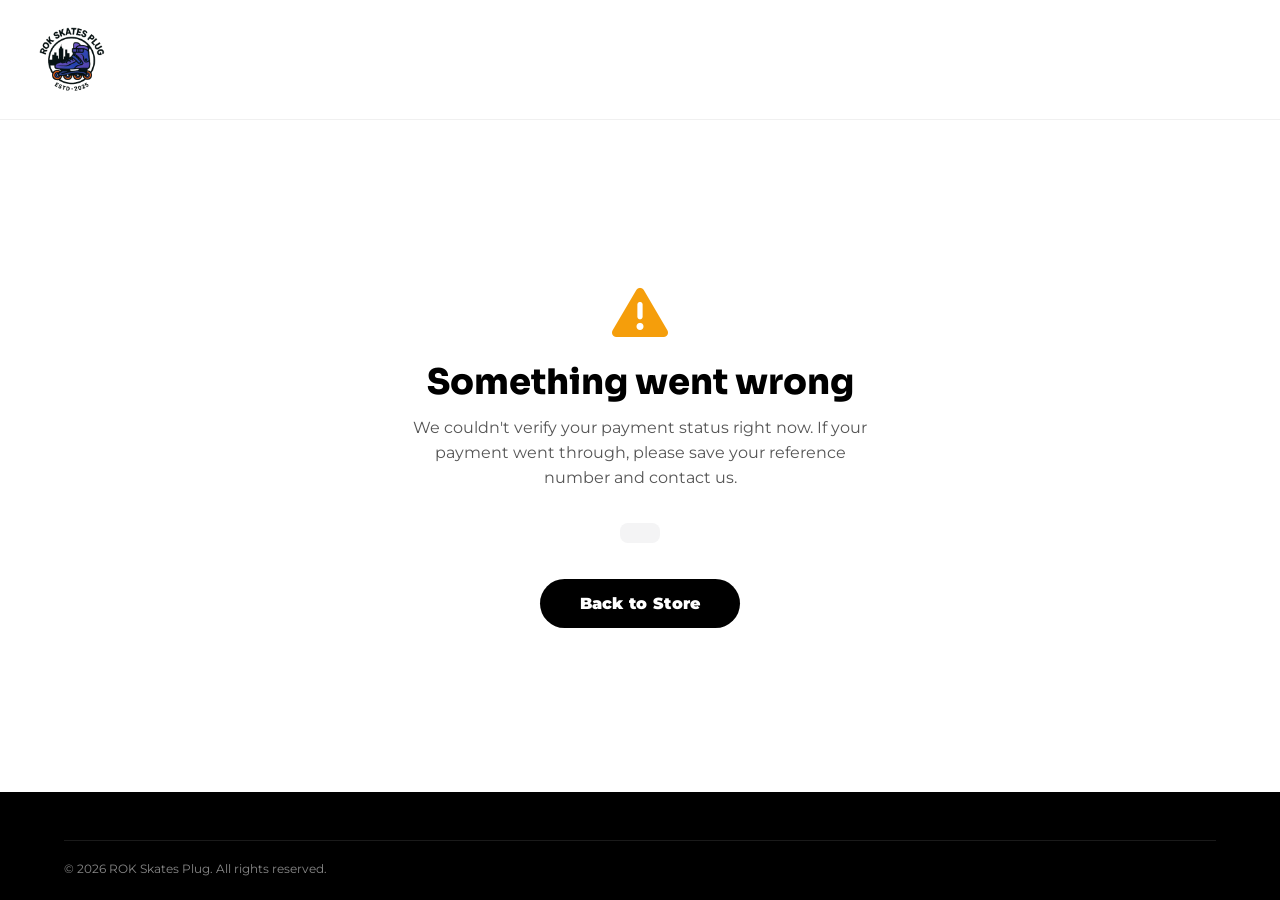
<file: templates/checkout-success.html>
<!DOCTYPE html>
<html lang="en">
<head>
    <meta charset="UTF-8">
    <meta name="viewport" content="width=device-width, initial-scale=1.0">
    <title>Order Confirmed – ROK Skates Plug</title>
    <link rel="icon" type="image/png" href="/Assets/favicon.jpeg">
    <link rel="preconnect" href="https://fonts.googleapis.com">
    <link rel="preconnect" href="https://fonts.gstatic.com" crossorigin>
    <link href="https://fonts.googleapis.com/css2?family=Montserrat:wght@400;600;800&family=Sora:wght@700;800&display=swap" rel="stylesheet">
    <link href="https://fonts.cdnfonts.com/css/gilroy-bold" rel="stylesheet">
    <link rel="stylesheet" href="https://cdnjs.cloudflare.com/ajax/libs/font-awesome/6.5.1/css/all.min.css">
    <link rel="stylesheet" href="/style.css">
    <style>
        body {
            background: #fff;
            min-height: 100vh;
            display: flex;
            flex-direction: column;
        }

        .success-page {
            flex: 1;
            display: flex;
            align-items: center;
            justify-content: center;
            padding: 60px 20px;
        }

        .success-card {
            text-align: center;
            max-width: 480px;
            width: 100%;
        }

        /* spinner state */
        .success-spinner {
            width: 56px;
            height: 56px;
            border: 3.5px solid #e0e0e0;
            border-top-color: #000;
            border-radius: 50%;
            animation: spin 0.8s linear infinite;
            margin: 0 auto 28px;
        }

        @keyframes spin { to { transform: rotate(360deg); } }

        /* icon states */
        .success-icon {
            font-size: 3.5rem;
            margin-bottom: 20px;
            display: none;
        }

        .success-icon.visible { display: block; }

        .success-icon.ok    { color: #22c55e; }
        .success-icon.fail  { color: #e53935; }
        .success-icon.warn  { color: #f59e0b; }

        .success-title {
            font-family: 'Sora', sans-serif;
            font-size: clamp(1.6rem, 4vw, 2.2rem);
            font-weight: 800;
            color: #000;
            margin-bottom: 12px;
        }

        .success-subtitle {
            font-family: 'Montserrat', sans-serif;
            font-size: 0.97rem;
            color: #555;
            line-height: 1.6;
            margin-bottom: 32px;
        }

        .success-ref {
            display: inline-block;
            background: #f4f4f5;
            border-radius: 8px;
            padding: 10px 20px;
            font-family: 'Montserrat', monospace;
            font-size: 0.85rem;
            font-weight: 700;
            color: #333;
            letter-spacing: 0.5px;
            margin-bottom: 32px;
            word-break: break-all;
        }

        .success-actions {
            display: flex;
            flex-direction: column;
            gap: 12px;
            align-items: center;
        }

        .success-btn-primary {
            display: inline-block;
            padding: 15px 40px;
            background: #000;
            color: #fff;
            border-radius: 60px;
            font-family: 'Gilroy-Bold', 'Gilroy', 'Montserrat', sans-serif;
            font-size: 0.97rem;
            font-weight: 900;
            text-decoration: none;
            letter-spacing: 0.3px;
            transition: opacity 0.2s;
        }

        .success-btn-primary:hover { opacity: 0.82; }

        .success-btn-secondary {
            font-size: 0.88rem;
            color: #888;
            text-decoration: underline;
            cursor: pointer;
            background: none;
            border: none;
            font-family: 'Montserrat', sans-serif;
        }

        .success-btn-secondary:hover { color: #000; }

        /* hide/show sections */
        .state { display: none; }
        .state.active { display: block; }
    </style>
</head>
<body>

    <!-- Minimal navbar -->
    <header class="navbar" style="position:relative; background:#fff; border-bottom:1px solid #f0f0f0;">
        <div class="nav-container">
            <div class="nav-left">
                <div class="logo">
                    <a href="/index.html">
                        <img src="/Assets/ROKlogo.png" alt="ROK Store Logo">
                    </a>
                </div>
            </div>
        </div>
    </header>

    <main class="success-page">
        <div class="success-card">

            <!-- Loading state -->
            <div id="state-loading" class="state active">
                <div class="success-spinner"></div>
                <p class="success-subtitle">Verifying your payment…</p>
            </div>

            <!-- Success state -->
            <div id="state-success" class="state">
                <i class="fa-solid fa-circle-check success-icon ok visible"></i>
                <h1 class="success-title">Order Confirmed! 🛹</h1>
                <p class="success-subtitle">
                    Your payment was successful. We've received your order and will be in touch soon.<br><br>
                    Keep this reference for your records:
                </p>
                <div class="success-ref" id="ref-display"></div>
                <div class="success-actions">
                    <a href="/index.html" class="success-btn-primary">Continue Shopping</a>
                </div>
            </div>

            <!-- Failed state -->
            <div id="state-failed" class="state">
                <i class="fa-solid fa-circle-xmark success-icon fail visible"></i>
                <h1 class="success-title">Payment Failed</h1>
                <p class="success-subtitle">
                    Your payment could not be processed. No charges were made.<br>
                    Please try again or contact us if the problem persists.
                </p>
                <div class="success-actions">
                    <a href="/index.html" class="success-btn-primary">Back to Store</a>
                </div>
            </div>

            <!-- Pending state (payment not confirmed yet) -->
            <div id="state-pending" class="state">
                <i class="fa-solid fa-clock success-icon warn visible"></i>
                <h1 class="success-title">Payment Pending</h1>
                <p class="success-subtitle">
                    We're still waiting for your payment to be confirmed.<br>
                    This can take a few minutes. Check back shortly or contact us with your reference:
                </p>
                <div class="success-ref" id="ref-display-pending"></div>
                <div class="success-actions">
                    <a href="/index.html" class="success-btn-primary">Back to Store</a>
                </div>
            </div>

            <!-- Error state (verification API failed) -->
            <div id="state-error" class="state">
                <i class="fa-solid fa-triangle-exclamation success-icon warn visible"></i>
                <h1 class="success-title">Something went wrong</h1>
                <p class="success-subtitle">
                    We couldn't verify your payment status right now. If your payment went through,
                    please save your reference number and contact us.
                </p>
                <div class="success-ref" id="ref-display-error"></div>
                <div class="success-actions">
                    <a href="/index.html" class="success-btn-primary">Back to Store</a>
                </div>
            </div>

        </div>
    </main>

    <!-- Footer -->
    <footer class="site-footer">
        <div class="footer-inner">
            <div class="footer-divider"></div>
            <div class="footer-bottom">
                <p class="footer-copyright">&copy; <span id="footer-year"></span> ROK Skates Plug. All rights reserved.</p>
            </div>
        </div>
    </footer>

    <script src="/config.js"></script>
    <script>
        document.getElementById('footer-year').textContent = new Date().getFullYear();

        function showState(id) {
            document.querySelectorAll('.state').forEach(el => el.classList.remove('active'));
            document.getElementById(id).classList.add('active');
        }

        async function verifyOrder() {
            // Paystack appends ?trxref=...&reference=... to the callback URL
            const params    = new URLSearchParams(window.location.search);
            const reference = params.get('reference') || params.get('trxref');

            if (!reference) {
                showState('state-error');
                return;
            }

            // Display reference in all relevant states
            document.getElementById('ref-display').textContent         = reference;
            document.getElementById('ref-display-pending').textContent = reference;
            document.getElementById('ref-display-error').textContent   = reference;

            try {
                const res = await fetch(`${ROK_CONFIG.API_BASE}/api/payments/verify/${encodeURIComponent(reference)}`);

                if (!res.ok) {
                    showState('state-error');
                    return;
                }

                const data = await res.json();

                if (data.status === 'paid') {
                    // Clear guest cart from localStorage on successful payment
                    localStorage.removeItem('rok_guest_cart');
                    showState('state-success');
                } else if (data.status === 'failed') {
                    showState('state-failed');
                } else {
                    // pending
                    showState('state-pending');
                }
            } catch {
                showState('state-error');
            }
        }

        verifyOrder();
    </script>

</body>
</html>
</file>
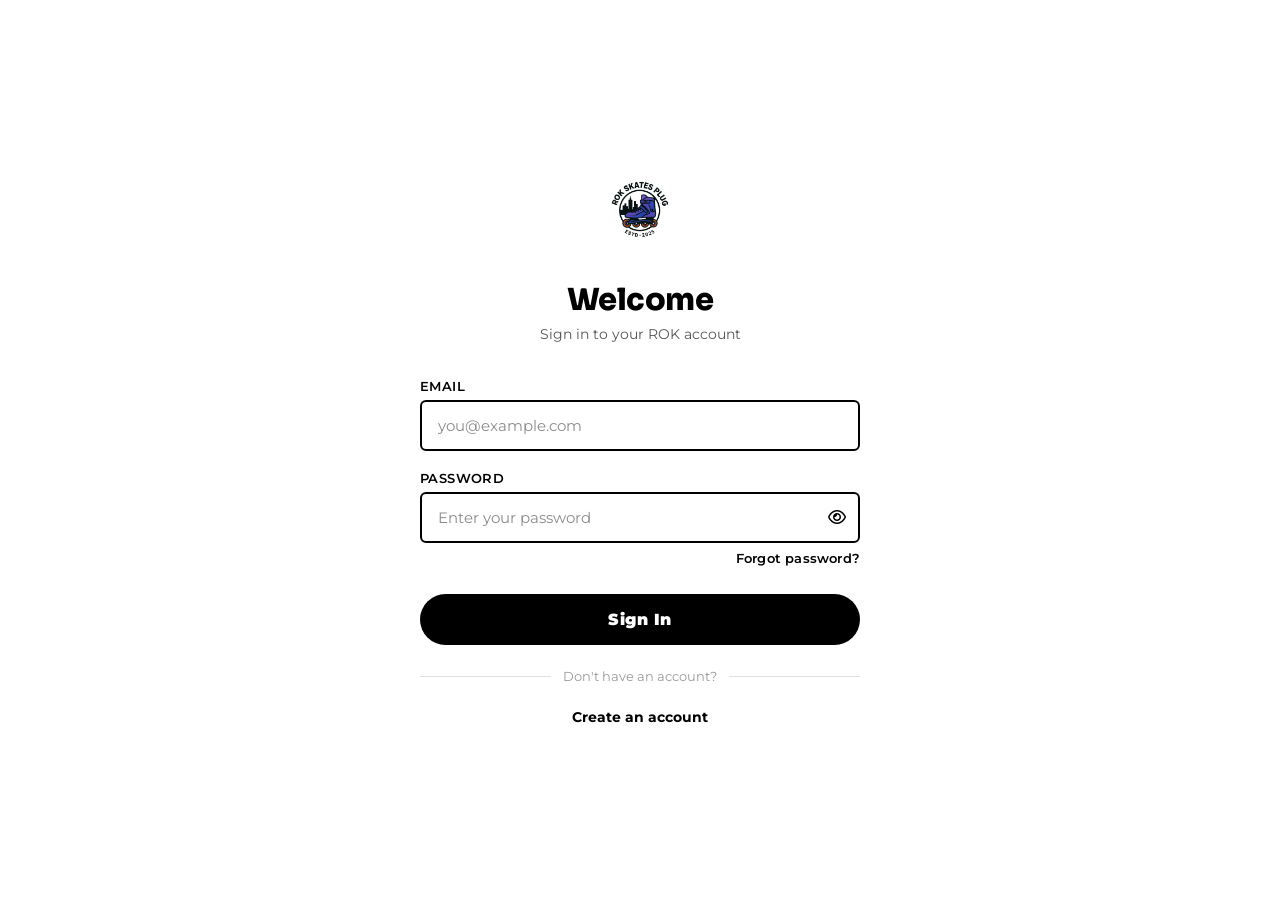
<file: templates/dashboard.html>
<!DOCTYPE html>
<html lang="en">
<head>
    <meta charset="UTF-8">
    <meta name="viewport" content="width=device-width, initial-scale=1.0">
    <title>Admin Dashboard — ROK Skates</title>
    <link rel="icon" type="image/png" href="/Assets/favicon.jpeg">
    <link rel="preconnect" href="https://fonts.googleapis.com">
    <link rel="preconnect" href="https://fonts.gstatic.com" crossorigin>
    <link href="https://fonts.googleapis.com/css2?family=Montserrat:wght@400;600;800&family=Sora:wght@700;800&display=swap" rel="stylesheet">
    <link href="https://fonts.cdnfonts.com/css/gilroy-bold" rel="stylesheet">
    <link rel="stylesheet" href="https://cdnjs.cloudflare.com/ajax/libs/font-awesome/6.5.1/css/all.min.css">
    <link rel="stylesheet" href="/Styles/dashboard.css">
    <script src="/config.js"></script>
</head>
<body>

    <!-- ── Top Bar ── -->
    <header class="topbar">
        <a class="topbar-logo" href="/index.html">
            <img src="/Assets/ROKlogo.png" alt="ROK Store">
        </a>
        <div class="topbar-right">
            <span class="admin-badge">Admin</span>
            <span class="admin-name" id="admin-name">—</span>
            <button class="logout-btn" id="logout-btn">
                <i class="fa-solid fa-arrow-right-from-bracket"></i> Logout
            </button>
        </div>
    </header>

    <div class="dashboard-body">

        <!-- ── Sidebar — Overview first, Products second ── -->
        <aside class="sidebar">
            <nav class="sidebar-nav">
                <a href="#" class="active" data-panel="overview">
                    <i class="fa-solid fa-chart-simple"></i> Overview
                </a>
                <a href="#" data-panel="products">
                    <i class="fa-solid fa-box"></i> Products
                </a>
                <a href="#" data-panel="orders">
                    <i class="fa-solid fa-receipt"></i> Orders
                </a>
            </nav>
        </aside>

        <!-- ── Main ── -->
        <main class="main-content">

            <!-- ════ OVERVIEW PANEL (default) ════ -->
            <section class="panel active" id="panel-overview">
                <div class="section-header">
                    <h2>Overview</h2>
                </div>
                <div class="stats-grid">
                    <div class="stat-card">
                        <div class="stat-icon"><i class="fa-solid fa-box"></i></div>
                        <div class="stat-label">Total Products</div>
                        <div class="stat-value" id="stat-products">—</div>
                    </div>
                    <div class="stat-card">
                        <div class="stat-icon"><i class="fa-solid fa-triangle-exclamation"></i></div>
                        <div class="stat-label">Low Stock (≤5)</div>
                        <div class="stat-value" id="stat-lowstock">—</div>
                    </div>
                    <div class="stat-card">
                        <div class="stat-icon"><i class="fa-solid fa-ban"></i></div>
                        <div class="stat-label">Out of Stock</div>
                        <div class="stat-value" id="stat-outofstock">—</div>
                    </div>
                    <div class="stat-card">
                        <div class="stat-icon"><i class="fa-solid fa-receipt"></i></div>
                        <div class="stat-label">Total Orders</div>
                        <div class="stat-value" id="stat-orders">—</div>
                    </div>
                    <div class="stat-card">
                        <div class="stat-icon"><i class="fa-solid fa-money-bill-wave"></i></div>
                        <div class="stat-label">Revenue (Paid)</div>
                        <div class="stat-value" id="stat-revenue">—</div>
                    </div>
                </div>
            </section>

            <!-- ════ PRODUCTS PANEL ════ -->
            <section class="panel" id="panel-products">
                <div class="section-header">
                    <h2>Products</h2>
                    <div class="orders-filter-group" id="products-filter-group">
                        <button class="orders-filter-btn active" data-category="all">All</button>
                        <button class="orders-filter-btn" data-category="inline-skates">Inline Skates</button>
                        <button class="orders-filter-btn" data-category="roller-skates">Quad Skates</button>
                        <button class="orders-filter-btn" data-category="frames">Skate Frames</button>
                        <button class="orders-filter-btn" data-category="safety-gear">Safety Gear</button>
                        <button class="orders-filter-btn" data-category="accessories">Accessories</button>
                        <button class="orders-filter-btn" data-category="apparel">Apparel</button>
                        <button class="orders-filter-btn" data-category="decks">Decks</button>
                    </div>
                    <button class="btn-primary" id="open-add-modal">
                        <i class="fa-solid fa-plus"></i> Add Product
                    </button>
                </div>

                <div id="products-spinner" class="spinner"></div>

                <div class="products-grid" id="products-grid" style="display:none;"></div>

                <div class="empty-state" id="products-empty" style="display:none;">
                    <i class="fa-regular fa-box-open"></i>
                    <p>No products yet. Add your first one!</p>
                </div>
            </section>

            <!-- ════ ORDERS PANEL ════ -->
            <section class="panel" id="panel-orders">
                <div class="section-header">
                    <h2>Orders</h2>
                    <div class="orders-filter-group">
                        <button class="orders-filter-btn active" data-status="all">All</button>
                        <button class="orders-filter-btn" data-status="paid">Paid</button>
                        <button class="orders-filter-btn" data-status="pending">Pending</button>
                        <button class="orders-filter-btn" data-status="failed">Failed</button>
                    </div>
                </div>

                <div id="orders-spinner" class="spinner"></div>

                <div id="orders-list"></div>

                <div class="empty-state" id="orders-empty" style="display:none;">
                    <i class="fa-regular fa-receipt"></i>
                    <p>No orders yet.</p>
                </div>
            </section>

        </main>
    </div>

    <!-- ════════════════════════════════
         ADD / EDIT PRODUCT MODAL
    ════════════════════════════════ -->
    <div class="modal-overlay" id="product-modal">
        <div class="modal" role="dialog" aria-modal="true" aria-labelledby="modal-title">
            <div class="modal-header">
                <h3 id="modal-title">Add Product</h3>
                <button class="modal-close" id="close-modal" aria-label="Close">
                    <i class="fa-solid fa-xmark"></i>
                </button>
            </div>

            <form class="modal-form" id="product-form" novalidate>
                <input type="hidden" id="product-id">

                <!-- Product details -->
                <div class="form-row">
                    <div class="form-group">
                        <label for="f-name">Name *</label>
                        <input type="text" id="f-name" placeholder="ROK Classic Deck" required>
                    </div>
                    <div class="form-group">
                        <label for="f-category">Category *</label>
                        <select id="f-category" required>
                            <option value="" disabled selected>Select…</option>
                            <option value="decks">Decks</option>
                            <option value="inline-skates">Inline Skates</option>
                            <option value="roller-skates">Quad Skates</option>
                            <option value="frames">Skate Frames</option>
                            <option value="safety-gear">Safety Gear</option>
                            <option value="accessories">Accessories</option>
                            <option value="apparel">Apparel</option>
                        </select>
                    </div>
                </div>

                <div class="form-row">
                    <div class="form-group">
                        <label for="f-price">Price (GHS) *</label>
                        <input type="number" id="f-price" placeholder="120.00" min="0" step="0.01" required>
                    </div>
                </div>

                <div class="form-row">
                    <div class="form-group full-width">
                        <label>Size Variants
                            <span style="font-weight:400;text-transform:none;letter-spacing:0;font-size:0.7rem;">
                                — add a row per size with its own stock. Leave empty for non-sized products.
                            </span>
                        </label>
                        <div id="size-variants-list"></div>
                        <button type="button" class="btn-add-variant" id="btn-add-variant">
                            <i class="fa-solid fa-plus"></i> Add Size
                        </button>
                    </div>
                </div>

                <!-- fallback stock shown only when no size variants are defined -->
                <div class="form-row" id="flat-stock-row">
                    <div class="form-group">
                        <label for="f-stock">Stock *
                            <span style="font-weight:400;text-transform:none;letter-spacing:0;font-size:0.7rem;">
                                (auto-computed from sizes above when variants are set)
                            </span>
                        </label>
                        <input type="number" id="f-stock" placeholder="10" min="0" step="1">
                    </div>
                </div>

                <div class="form-group full-width">
                    <label for="f-description">Description</label>
                    <textarea id="f-description" placeholder="Describe the product…"></textarea>
                </div>

                <!-- ══ IMAGE UPLOAD — SECTION 1: From Computer ══ -->
                <div class="upload-section">
                    <div class="upload-section-title">
                        <i class="fa-solid fa-upload"></i>
                        Section 1 — Upload from Computer
                    </div>

                    <div class="drop-zone" id="drop-zone">
                        <input type="file" id="file-input" accept="image/*" multiple>
                        <i class="fa-regular fa-image"></i>
                        <p>Drag & drop images here, or click to browse</p>
                        <span>First image → primary. Extra images → gallery. JPG, PNG, WEBP.</span>
                    </div>

                    <div class="upload-preview" id="upload-preview"></div>
                    <div class="upload-progress" id="upload-progress"></div>
                </div>

                <!-- ══ IMAGE UPLOAD — SECTION 2: From URLs ══ -->
                <div class="upload-section">
                    <div class="upload-section-title">
                        <i class="fa-solid fa-link"></i>
                        Section 2 — Paste Image URLs
                    </div>

                    <div class="form-group" style="margin-bottom:10px;">
                        <label for="f-image-url">Primary Image URL</label>
                        <input type="url" id="f-image-url" placeholder="https://res.cloudinary.com/…">
                    </div>

                    <div class="form-group" style="margin-bottom:0;">
                        <label for="f-images">
                            Extra Image URLs
                            <span style="font-weight:400;text-transform:none;letter-spacing:0;font-size:0.7rem;">
                                (comma-separated)
                            </span>
                        </label>
                        <input type="text" id="f-images" placeholder="https://…, https://…">
                    </div>
                </div>

                <div class="modal-footer">
                    <button type="button" class="btn-secondary" id="cancel-modal">Cancel</button>
                    <button type="submit" class="btn-primary" id="save-btn">
                        <i class="fa-solid fa-floppy-disk"></i> Save Product
                    </button>
                </div>
            </form>
        </div>
    </div>

    <!-- Toast -->
    <div class="toast" id="toast"></div>

    <!-- ════════════════════════════════
         PRODUCT DETAIL MODAL
    ════════════════════════════════ -->
    <div class="modal-overlay" id="detail-modal">
        <div class="modal detail-modal" role="dialog" aria-modal="true" aria-labelledby="detail-modal-title">
            <div class="modal-header">
                <h3 id="detail-modal-title">Product Details</h3>
                <button class="modal-close" id="close-detail-modal" aria-label="Close">
                    <i class="fa-solid fa-xmark"></i>
                </button>
            </div>
            <div class="detail-body">
                <!-- Gallery -->
                <div class="detail-gallery">
                    <div class="detail-main-img-wrap">
                        <img id="detail-main-img" src="" alt="">
                    </div>
                    <div class="detail-thumbs" id="detail-thumbs"></div>
                </div>
                <!-- Info -->
                <div class="detail-info">
                    <div class="detail-category" id="detail-category"></div>
                    <h2 class="detail-name" id="detail-name"></h2>
                    <div class="detail-price" id="detail-price"></div>
                    <div id="detail-stock-badge"></div>
                    <div class="detail-meta">
                        <div class="detail-meta-row" id="detail-size-row">
                            <span class="detail-meta-label">Sizes</span>
                            <span class="detail-meta-value" id="detail-size"></span>
                        </div>
                        <div class="detail-meta-row">
                            <span class="detail-meta-label">Category</span>
                            <span class="detail-meta-value" id="detail-category-meta"></span>
                        </div>
                    </div>
                    <div id="detail-variants-grid" style="margin:10px 0;"></div>
                    <div class="detail-description" id="detail-description"></div>
                    <div class="detail-actions">
                        <button class="btn-secondary" id="detail-edit-btn">
                            <i class="fa-regular fa-pen-to-square"></i> Edit
                        </button>
                        <button class="btn-danger" id="detail-delete-btn">
                            <i class="fa-regular fa-trash-can"></i> Delete
                        </button>
                    </div>
                </div>
            </div>
        </div>
    </div>

    <script>
        // ════════════════════════════════
        // CONFIG — values loaded from /config.js
        // ════════════════════════════════
        const API                = ROK_CONFIG.API_BASE;
        const CLOUDINARY_CLOUD   = ROK_CONFIG.CLOUDINARY_CLOUD_NAME;
        const CLOUDINARY_PRESET  = ROK_CONFIG.CLOUDINARY_UPLOAD_PRESET;

        // ════════════════════════════════
        // AUTH GUARD
        // ════════════════════════════════
        const storedUser  = sessionStorage.getItem('rok_user');
        const storedToken = sessionStorage.getItem('rok_token');

        if (!storedToken || !storedUser) {
            window.location.replace('/templates/login.html');
        }

        const currentUser = JSON.parse(storedUser);
        if (currentUser?.role !== 'admin') {
            window.location.replace('/templates/login.html');
        }

        document.getElementById('admin-name').textContent = currentUser.name || currentUser.email;

        // ════════════════════════════════
        // HELPERS
        // ════════════════════════════════
        function authHeaders() {
            return {
                'Content-Type': 'application/json',
                'Authorization': `Bearer ${storedToken}`,
            };
        }

        function showToast(msg, isError = false) {
            const t = document.getElementById('toast');
            t.textContent = msg;
            t.className   = 'toast' + (isError ? ' error' : '');
            t.classList.add('show');
            setTimeout(() => t.classList.remove('show'), 3500);
        }

        function escHtml(str) {
            return String(str ?? '')
                .replace(/&/g,'&amp;').replace(/</g,'&lt;')
                .replace(/>/g,'&gt;').replace(/"/g,'&quot;');
        }

        function stockBadge(stock) {
            if (stock === 0) return `<span class="badge badge-stock-out">Out of stock</span>`;
            if (stock <= 5)  return `<span class="badge badge-stock-low">${stock} left</span>`;
            return `<span class="badge badge-stock-ok">${stock} in stock</span>`;
        }

        // ════════════════════════════════
        // SIDEBAR NAVIGATION
        // ════════════════════════════════
        document.querySelectorAll('.sidebar-nav a').forEach(link => {
            link.addEventListener('click', e => {
                e.preventDefault();
                document.querySelectorAll('.sidebar-nav a').forEach(l => l.classList.remove('active'));
                link.classList.add('active');

                const target = link.dataset.panel;
                document.querySelectorAll('.panel').forEach(p => p.classList.remove('active'));
                document.getElementById('panel-' + target).classList.add('active');

                if (target === 'overview') loadOverview();
                if (target === 'products') loadProducts();
                if (target === 'orders')   loadOrders();
            });
        });

        // ════════════════════════════════
        // LOGOUT
        // ════════════════════════════════
        document.getElementById('logout-btn').addEventListener('click', async () => {
            try { await fetch(`${API}/api/auth/logout`, { method: 'POST' }); } catch {}
            sessionStorage.clear();
            window.location.replace('/');
        });

        // ════════════════════════════════
        // PRODUCTS — load as cards
        // ════════════════════════════════
        let allProducts = [];

        let productsFilter = 'all';

        async function loadProducts() {
            const spinner = document.getElementById('products-spinner');
            const grid    = document.getElementById('products-grid');
            const empty   = document.getElementById('products-empty');

            spinner.style.display = 'flex';
            grid.style.display    = 'none';
            empty.style.display   = 'none';

            try {
                const res  = await fetch(`${API}/api/products?page_size=100`);
                const data = await res.json();
                allProducts = data.products || [];
            } catch {
                showToast('Failed to load products.', true);
                spinner.style.display = 'none';
                return;
            }

            spinner.style.display = 'none';
            renderProducts();
        }

        function renderProducts() {
            const grid  = document.getElementById('products-grid');
            const empty = document.getElementById('products-empty');

            const filtered = productsFilter === 'all'
                ? allProducts
                : allProducts.filter(p => p.category === productsFilter);

            if (filtered.length === 0) {
                grid.style.display  = 'none';
                empty.style.display = 'block';
                return;
            }

            empty.style.display = 'none';

            grid.innerHTML = filtered.map(p => `
                <div class="product-card">
                    <div class="product-card-clickable" onclick="openDetailModal('${p.id}')" style="cursor:pointer;">
                        ${p.image_url
                            ? `<img class="product-card-img" src="${escHtml(p.image_url)}" alt="${escHtml(p.name)}" loading="lazy">`
                            : `<div class="product-card-img-placeholder"><i class="fa-regular fa-image"></i></div>`
                        }
                        <div class="product-card-body">
                            <div class="product-card-category">${escHtml(p.category)}</div>
                            <div class="product-card-name">${escHtml(p.name)}</div>
                            <div class="product-card-price">GHS ${Number(p.price).toFixed(2)}</div>
                        </div>
                    </div>
                    <div class="product-card-footer">
                        ${stockBadge(p.stock)}
                        <div class="product-card-actions">
                            <button class="btn-secondary" onclick="openEditModal('${p.id}')">
                                <i class="fa-regular fa-pen-to-square"></i>
                            </button>
                            <button class="btn-danger" onclick="deleteProduct('${p.id}', '${escHtml(p.name)}')">
                                <i class="fa-regular fa-trash-can"></i>
                            </button>
                        </div>
                    </div>
                </div>
            `).join('');

            grid.style.display = 'grid';
        }

        // Filter pill buttons
        document.querySelectorAll('#products-filter-group .orders-filter-btn').forEach(btn => {
            btn.addEventListener('click', () => {
                document.querySelectorAll('#products-filter-group .orders-filter-btn').forEach(b => b.classList.remove('active'));
                btn.classList.add('active');
                productsFilter = btn.dataset.category;
                renderProducts();
            });
        });

        // ════════════════════════════════
        // OVERVIEW STATS
        // ════════════════════════════════
        async function loadOverview() {
            if (allProducts.length === 0) {
                try {
                    const res  = await fetch(`${API}/api/products?page_size=100`);
                    const data = await res.json();
                    allProducts = data.products || [];
                } catch {
                    showToast('Failed to load stats.', true);
                    return;
                }
            }

            document.getElementById('stat-products').textContent   = allProducts.length;
            document.getElementById('stat-lowstock').textContent   = allProducts.filter(p => p.stock > 0 && p.stock <= 5).length;
            document.getElementById('stat-outofstock').textContent = allProducts.filter(p => p.stock === 0).length;

            try {
                const res = await fetch(`${API}/api/admin/orders`, { headers: authHeaders() });
                if (res.ok) {
                    const orders  = await res.json();
                    const paid    = (orders || []).filter(o => o.payment_status === 'paid');
                    const revenue = paid.reduce((sum, o) => sum + (o.total_amount || 0), 0);
                    document.getElementById('stat-orders').textContent  = (orders || []).length;
                    document.getElementById('stat-revenue').textContent =
                        'GHS\u00a0' + revenue.toLocaleString('en-GH', { minimumFractionDigits: 2, maximumFractionDigits: 2 });
                } else {
                    document.getElementById('stat-orders').textContent  = 'N/A';
                    document.getElementById('stat-revenue').textContent = 'N/A';
                }
            } catch {
                document.getElementById('stat-orders').textContent  = 'N/A';
                document.getElementById('stat-revenue').textContent = 'N/A';
            }
        }

        // ════════════════════════════════
        // CLOUDINARY UPLOAD
        // ════════════════════════════════
        // Tracks uploaded Cloudinary URLs from file uploads
        let uploadedUrls = [];  // all URLs from file upload in this session

        const dropZone      = document.getElementById('drop-zone');
        const fileInput     = document.getElementById('file-input');
        const previewEl     = document.getElementById('upload-preview');
        const progressEl    = document.getElementById('upload-progress');

        // Drag-over highlight
        dropZone.addEventListener('dragenter', e => { e.preventDefault(); dropZone.classList.add('dragover'); });
        dropZone.addEventListener('dragover',  e => { e.preventDefault(); dropZone.classList.add('dragover'); });
        dropZone.addEventListener('dragleave', e => {
            // Only remove highlight when leaving the drop zone entirely (not child elements)
            if (!dropZone.contains(e.relatedTarget)) dropZone.classList.remove('dragover');
        });
        dropZone.addEventListener('drop', e => {
            e.preventDefault();
            dropZone.classList.remove('dragover');
            handleFiles(e.dataTransfer.files);
        });

        // Click anywhere on drop zone → open file picker
        dropZone.addEventListener('click', e => {
            // Prevent double-trigger if the click came from the input itself
            if (e.target === fileInput) return;
            fileInput.click();
        });

        // Prevent browser from opening dropped files in a new tab when dropped outside the zone
        document.addEventListener('dragover', e => e.preventDefault());
        document.addEventListener('drop',     e => e.preventDefault());

        fileInput.addEventListener('change', () => handleFiles(fileInput.files));

        async function handleFiles(files) {
            if (!files.length) return;

            if (CLOUDINARY_CLOUD === 'YOUR_CLOUD_NAME') {
                showToast('Set your Cloudinary cloud name and preset in dashboard.html first.', true);
                return;
            }

            const arr = Array.from(files);
            progressEl.textContent = `Uploading ${arr.length} image${arr.length > 1 ? 's' : ''}…`;
            progressEl.classList.add('visible');

            const results = await Promise.all(arr.map(uploadToCloudinary));
            progressEl.classList.remove('visible');

            const failed = results.filter(r => !r);
            if (failed.length) showToast(`${failed.length} image(s) failed to upload.`, true);

            const urls = results.filter(Boolean);
            uploadedUrls.push(...urls);

            // Fill URL fields: first uploaded → primary (if empty), rest → extra
            urls.forEach(url => {
                const primary = document.getElementById('f-image-url');
                if (!primary.value.trim()) {
                    primary.value = url;
                } else {
                    const extras = document.getElementById('f-images');
                    const existing = extras.value.trim();
                    extras.value = existing ? existing + ', ' + url : url;
                }
            });

            // Add thumbnails
            urls.forEach(url => addPreviewThumb(url));
            fileInput.value = '';
        }

        async function uploadToCloudinary(file) {
            const fd = new FormData();
            fd.append('file', file);
            fd.append('upload_preset', CLOUDINARY_PRESET);

            try {
                const res  = await fetch(`https://api.cloudinary.com/v1_1/${CLOUDINARY_CLOUD}/image/upload`, {
                    method: 'POST',
                    body:   fd,
                });
                const data = await res.json();
                return data.secure_url || null;
            } catch {
                return null;
            }
        }

        function addPreviewThumb(url) {
            const wrap = document.createElement('div');
            wrap.className = 'preview-thumb';
            wrap.innerHTML = `
                <img src="${escHtml(url)}" alt="preview">
                <button type="button" class="remove-thumb" title="Remove">
                    <i class="fa-solid fa-xmark"></i>
                </button>
            `;
            wrap.querySelector('.remove-thumb').addEventListener('click', () => {
                // Remove from uploaded list and URL fields
                uploadedUrls = uploadedUrls.filter(u => u !== url);
                const primary = document.getElementById('f-image-url');
                if (primary.value === url) primary.value = '';
                const extras  = document.getElementById('f-images');
                extras.value  = extras.value.split(',').map(s => s.trim()).filter(u => u !== url).join(', ');
                wrap.remove();
                // Update muted state after fields change
                updateUrlInputMutedState(primary);
                updateUrlInputMutedState(extras);
            });
            previewEl.appendChild(wrap);
        }

        // ════════════════════════════════
        // SIZE VARIANT BUILDER
        // ════════════════════════════════
        const variantsList   = document.getElementById('size-variants-list');
        const flatStockRow   = document.getElementById('flat-stock-row');
        const btnAddVariant  = document.getElementById('btn-add-variant');

        function updateFlatStockVisibility() {
            const hasVariants = variantsList.querySelectorAll('.variant-row').length > 0;
            flatStockRow.classList.toggle('hidden', hasVariants);
        }

        function addVariantRow(size = '', stock = '') {
            const row = document.createElement('div');
            row.className = 'variant-row';
            row.innerHTML = `
                <span class="variant-row-label">Size</span>
                <input type="text"   class="variant-size"  placeholder="e.g. 39-40" value="${escHtml(String(size))}" autocomplete="off">
                <span class="variant-row-label">Stock</span>
                <input type="number" class="variant-stock" placeholder="0" min="0" step="1" value="${escHtml(String(stock))}">
                <button type="button" class="btn-remove-variant" title="Remove"><i class="fa-solid fa-xmark"></i></button>
            `;
            row.querySelector('.btn-remove-variant').addEventListener('click', () => {
                row.remove();
                updateFlatStockVisibility();
            });
            variantsList.appendChild(row);
            updateFlatStockVisibility();
            row.querySelector('.variant-size').focus();
        }

        function getVariants() {
            const rows = variantsList.querySelectorAll('.variant-row');
            const variants = [];
            rows.forEach(row => {
                const size  = row.querySelector('.variant-size').value.trim();
                const stock = parseInt(row.querySelector('.variant-stock').value, 10);
                if (size) variants.push({ size, stock: isNaN(stock) ? 0 : stock });
            });
            return variants;
        }

        function clearVariants() {
            variantsList.innerHTML = '';
            updateFlatStockVisibility();
        }

        btnAddVariant.addEventListener('click', () => addVariantRow());

        // ════════════════════════════════
        // MODAL — OPEN / CLOSE
        // ════════════════════════════════
        const modal       = document.getElementById('product-modal');
        const modalTitle  = document.getElementById('modal-title');
        const productForm = document.getElementById('product-form');

        function openModal(title) {
            modalTitle.textContent = title;
            modal.classList.add('open');
            document.getElementById('f-name').focus();
        }

        function closeModal() {
            modal.classList.remove('open');
            productForm.reset();
            document.getElementById('product-id').value = '';
            // Always re-enable the save button when modal closes
            document.getElementById('save-btn').disabled = false;
            document.getElementById('save-btn').innerHTML = '<i class="fa-solid fa-floppy-disk"></i> Save Product';
            // Clear upload state
            uploadedUrls          = [];
            previewEl.innerHTML   = '';
            progressEl.classList.remove('visible');
            progressEl.textContent = '';
            // Clear size variants
            clearVariants();
            // Reset muted state on URL inputs
            updateUrlInputMutedState(document.getElementById('f-image-url'));
            updateUrlInputMutedState(document.getElementById('f-images'));
        }

        document.getElementById('open-add-modal').addEventListener('click', () => {
            closeModal();
            openModal('Add Product');
        });

        document.getElementById('close-modal').addEventListener('click',  closeModal);
        document.getElementById('cancel-modal').addEventListener('click', closeModal);
        modal.addEventListener('click', e => { if (e.target === modal) closeModal(); });

        // ════════════════════════════════
        // EDIT MODAL — pre-fill fields
        // ════════════════════════════════
        function openEditModal(id) {
            const p = allProducts.find(x => x.id === id);
            if (!p) return;

            closeModal();

            document.getElementById('product-id').value     = p.id;
            document.getElementById('f-name').value         = p.name;
            document.getElementById('f-category').value     = p.category;
            document.getElementById('f-price').value        = p.price;
            document.getElementById('f-image-url').value    = p.image_url   || '';
            document.getElementById('f-description').value  = p.description || '';

            // Parse extra images
            let extraImages = [];
            if (p.images) {
                try   { extraImages = JSON.parse(p.images); }
                catch { extraImages = p.images.split(',').map(s => s.trim()).filter(Boolean); }
            }
            document.getElementById('f-images').value = extraImages.join(', ');

            // Pre-fill size variants if the product has them
            clearVariants();
            if (p.size_variants && p.size_variants.length > 0) {
                p.size_variants.forEach(v => addVariantRow(v.size, v.stock));
            }
            // If no variants, pre-fill flat stock
            if (!p.size_variants || p.size_variants.length === 0) {
                document.getElementById('f-stock').value = p.stock;
            }

            // Show preview thumbs for primary + all extra images
            if (p.image_url) addPreviewThumb(p.image_url);
            extraImages.forEach(url => { if (url) addPreviewThumb(url); });

            // Update muted state now that fields are filled
            updateUrlInputMutedState(document.getElementById('f-image-url'));
            updateUrlInputMutedState(document.getElementById('f-images'));

            openModal('Edit Product');
        }

        // ════════════════════════════════
        // SAVE PRODUCT
        // ════════════════════════════════
        productForm.addEventListener('submit', async e => {
            e.preventDefault();

            const id          = document.getElementById('product-id').value;
            const name        = document.getElementById('f-name').value.trim();
            const category    = document.getElementById('f-category').value;
            const priceRaw    = document.getElementById('f-price').value.trim();
            const size_variants = getVariants();
            // Stock: if variants defined, backend will compute it; otherwise use flat stock field
            const stockRaw    = size_variants.length > 0
                ? String(size_variants.reduce((s, v) => s + v.stock, 0))
                : document.getElementById('f-stock').value.trim();
            const size        = ''; // legacy field unused when variants are set
            const image_url   = document.getElementById('f-image-url').value.trim();
            const description = document.getElementById('f-description').value.trim();

            const price = parseFloat(priceRaw);
            const stock = parseInt(stockRaw, 10);

            // Explicit validation with clear messages
            if (!name) {
                showToast('Product name is required.', true);
                document.getElementById('f-name').focus();
                return;
            }
            if (!category) {
                showToast('Please select a category.', true);
                document.getElementById('f-category').focus();
                return;
            }
            if (priceRaw === '' || isNaN(price) || price < 0) {
                showToast('Please enter a valid price (0 or more).', true);
                document.getElementById('f-price').focus();
                return;
            }
            if (size_variants.length === 0 && (stockRaw === '' || isNaN(stock) || stock < 0)) {
                showToast('Please enter a valid stock quantity (0 or more).', true);
                document.getElementById('f-stock').focus();
                return;
            }

            const imagesRaw = document.getElementById('f-images').value.trim();
            const images    = imagesRaw
                ? JSON.stringify(imagesRaw.split(',').map(s => s.trim()).filter(Boolean))
                : '';

            const saveBtn = document.getElementById('save-btn');
            saveBtn.disabled = true;
            saveBtn.innerHTML = '<i class="fa-solid fa-spinner fa-spin"></i> Saving…';

            try {
                const isEdit = Boolean(id);
                const url    = isEdit ? `${API}/api/admin/products/${id}` : `${API}/api/admin/products`;
                const method = isEdit ? 'PUT' : 'POST';

                const res = await fetch(url, {
                    method,
                    headers: authHeaders(),
                    body:    JSON.stringify({ name, category, price, stock, size, size_variants, image_url, description, images }),
                });

                if (!res.ok) {
                    const err = await res.text();
                    showToast(err || 'Failed to save product.', true);
                    return;
                }

                showToast(isEdit ? 'Product updated!' : 'Product created!');
                closeModal();
                await loadProducts();

            } catch {
                showToast('Network error. Please try again.', true);
            } finally {
                saveBtn.disabled = false;
                saveBtn.innerHTML = '<i class="fa-solid fa-floppy-disk"></i> Save Product';
            }
        });

        // ════════════════════════════════
        // DELETE PRODUCT
        // ════════════════════════════════
        async function deleteProduct(id, name) {
            if (!confirm(`Delete "${name}"? This cannot be undone.`)) return;

            try {
                const res = await fetch(`${API}/api/admin/products/${id}`, {
                    method:  'DELETE',
                    headers: authHeaders(),
                });

                if (!res.ok) { showToast('Failed to delete product.', true); return; }

                showToast(`"${name}" deleted.`);
                await loadProducts();
            } catch {
                showToast('Network error. Please try again.', true);
            }
        }

        // ════════════════════════════════
        // PRODUCT DETAIL MODAL
        // ════════════════════════════════
        const detailModal     = document.getElementById('detail-modal');
        let   detailProductId = null;

        function openDetailModal(id) {
            const p = allProducts.find(x => x.id === id);
            if (!p) return;
            detailProductId = id;

            // Parse extra images
            let extraImages = [];
            if (p.images) {
                try   { extraImages = JSON.parse(p.images); }
                catch { extraImages = []; }
            }
            const allImages = [p.image_url, ...extraImages].filter(Boolean);

            // Main image
            const mainImg = document.getElementById('detail-main-img');
            if (allImages.length > 0) {
                mainImg.src = allImages[0];
                mainImg.alt = p.name;
                mainImg.style.display = 'block';
            } else {
                mainImg.style.display = 'none';
            }

            // Thumbnails (only show if >1 image)
            const thumbsEl = document.getElementById('detail-thumbs');
            thumbsEl.innerHTML = '';
            if (allImages.length > 1) {
                allImages.forEach((url, i) => {
                    const btn = document.createElement('button');
                    btn.type = 'button';
                    btn.className = 'detail-thumb-btn' + (i === 0 ? ' active' : '');
                    btn.innerHTML = `<img src="${escHtml(url)}" alt="image ${i + 1}">`;
                    btn.addEventListener('click', () => {
                        mainImg.src = url;
                        thumbsEl.querySelectorAll('.detail-thumb-btn').forEach(b => b.classList.remove('active'));
                        btn.classList.add('active');
                    });
                    thumbsEl.appendChild(btn);
                });
            }

            // Text info
            document.getElementById('detail-category').textContent    = p.category;
            document.getElementById('detail-name').textContent        = p.name;
            document.getElementById('detail-price').textContent       = `GHS ${Number(p.price).toFixed(2)}`;
            document.getElementById('detail-stock-badge').innerHTML   = stockBadge(p.stock);
            document.getElementById('detail-category-meta').textContent = p.category;

            const sizeRow = document.getElementById('detail-size-row');
            const variantsGrid = document.getElementById('detail-variants-grid');
            variantsGrid.innerHTML = '';

            if (p.size_variants && p.size_variants.length > 0) {
                // Show per-size stock pills
                sizeRow.style.display = 'none';
                variantsGrid.innerHTML = p.size_variants.map(v => {
                    const cls = v.stock === 0 ? 'badge badge-stock-out' : v.stock <= 5 ? 'badge badge-stock-low' : 'badge badge-stock-ok';
                    return `<span style="display:inline-flex;align-items:center;gap:6px;margin:3px 4px 3px 0;padding:4px 10px;border:1px solid #e0e0e0;border-radius:20px;font-size:0.75rem;font-weight:600;">
                        ${escHtml(v.size)} <span class="${cls}" style="font-size:0.7rem;padding:2px 7px;">${v.stock === 0 ? 'Out' : v.stock + ' left'}</span>
                    </span>`;
                }).join('');
            } else if (p.size) {
                document.getElementById('detail-size').textContent = p.size;
                sizeRow.style.display = 'flex';
            } else {
                sizeRow.style.display = 'none';
            }

            const descEl = document.getElementById('detail-description');
            if (p.description) {
                descEl.textContent  = p.description;
                descEl.style.display = 'block';
            } else {
                descEl.style.display = 'none';
            }

            detailModal.classList.add('open');
        }

        function closeDetailModal() {
            detailModal.classList.remove('open');
            detailProductId = null;
        }

        document.getElementById('close-detail-modal').addEventListener('click', closeDetailModal);
        detailModal.addEventListener('click', e => { if (e.target === detailModal) closeDetailModal(); });

        document.getElementById('detail-edit-btn').addEventListener('click', () => {
            const id = detailProductId;
            closeDetailModal();
            openEditModal(id);
        });

        document.getElementById('detail-delete-btn').addEventListener('click', () => {
            const p = allProducts.find(x => x.id === detailProductId);
            if (!p) return;
            closeDetailModal();
            deleteProduct(p.id, p.name);
        });

        // ════════════════════════════════
        // MUTED URL INPUTS
        // ════════════════════════════════
        const urlPrimaryInput = document.getElementById('f-image-url');
        const urlExtrasInput  = document.getElementById('f-images');

        function updateUrlInputMutedState(input) {
            if (input.value.trim()) {
                input.classList.add('url-filled');
            } else {
                input.classList.remove('url-filled');
            }
        }

        urlPrimaryInput.addEventListener('input', () => updateUrlInputMutedState(urlPrimaryInput));
        urlExtrasInput.addEventListener('input',  () => updateUrlInputMutedState(urlExtrasInput));

        // ════════════════════════════════
        // ORDERS
        // ════════════════════════════════
        let allOrders        = [];
        let ordersFilter     = 'all';

        async function loadOrders() {
            const spinner  = document.getElementById('orders-spinner');
            const listEl   = document.getElementById('orders-list');
            const emptyEl  = document.getElementById('orders-empty');

            spinner.style.display = 'flex';
            listEl.innerHTML      = '';
            emptyEl.style.display = 'none';

            try {
                const res = await fetch(`${API}/api/admin/orders`, { headers: authHeaders() });
                if (!res.ok) throw new Error(await res.text());
                allOrders = await res.json();
            } catch (err) {
                showToast('Failed to load orders: ' + err.message, true);
                spinner.style.display = 'none';
                return;
            }

            spinner.style.display = 'none';
            renderOrders();
        }

        function renderOrders() {
            const listEl  = document.getElementById('orders-list');
            const emptyEl = document.getElementById('orders-empty');

            const filtered = ordersFilter === 'all'
                ? allOrders
                : allOrders.filter(o => o.payment_status === ordersFilter);

            if (filtered.length === 0) {
                listEl.innerHTML      = '';
                emptyEl.style.display = 'block';
                return;
            }
            emptyEl.style.display = 'none';

            listEl.innerHTML = filtered.map(o => {
                const statusClass = {
                    paid:    'badge-paid',
                    pending: 'badge-pending',
                    failed:  'badge-failed',
                    expired: 'badge-failed',
                }[o.payment_status] || 'badge-pending';

                const date = new Date(o.created_at).toLocaleString('en-GB', {
                    day: '2-digit', month: 'short', year: 'numeric',
                    hour: '2-digit', minute: '2-digit',
                });

                const itemsHTML = (o.items || []).map(it =>
                    `<div class="order-item-row">
                        <span class="order-item-name">${escHtml(it.product_name)}</span>
                        <span class="order-item-qty">× ${it.quantity}</span>
                        <span class="order-item-price">GHS ${(it.price_at_purchase * it.quantity).toFixed(2)}</span>
                    </div>`
                ).join('');

                const fulfilledAt = o.fulfilled_at
                    ? new Date(o.fulfilled_at).toLocaleString('en-GB', { day:'2-digit', month:'short', year:'numeric', hour:'2-digit', minute:'2-digit' })
                    : null;

                return `
                <div class="order-card ${o.fulfilled ? 'order-card--fulfilled' : ''}" data-order-id="${escHtml(o.id)}">
                    <div class="order-card-header">
                        <div class="order-card-header-left">
                            <span class="order-ref">${escHtml(o.payment_reference)}</span>
                            <span class="order-date">${date}</span>
                        </div>
                        <div class="order-card-badges">
                            <span class="badge ${statusClass}">${o.payment_status}</span>
                            ${o.fulfilled ? `<span class="badge badge-fulfilled"><i class="fa-solid fa-check"></i> Fulfilled</span>` : ''}
                        </div>
                    </div>
                    <div class="order-card-body">
                        <div class="order-customer">
                            <i class="fa-regular fa-user"></i>
                            <span>${escHtml(o.customer_name || 'Guest')}</span>
                            <span class="order-customer-email">${escHtml(o.customer_email)}</span>
                        </div>
                        <div class="order-address">
                            <i class="fa-solid fa-location-dot"></i>
                            <span>${escHtml(o.shipping_address)}</span>
                        </div>
                        <div class="order-items-list">${itemsHTML}</div>
                    </div>
                    <div class="order-card-footer">
                        <div class="order-footer-left">
                            <span class="order-total-label">Total</span>
                            <span class="order-total-value">GHS ${Number(o.total_amount).toFixed(2)}</span>
                            ${fulfilledAt ? `<span class="order-fulfilled-at">Fulfilled ${fulfilledAt}</span>` : ''}
                        </div>
                        <div class="order-footer-right">
                            ${o.payment_status === 'paid'
                                ? `<button class="btn-fulfill ${o.fulfilled ? 'btn-fulfill--done' : ''}"
                                    data-order-id="${escHtml(o.id)}"
                                    data-fulfilled="${o.fulfilled}">
                                    <i class="fa-solid ${o.fulfilled ? 'fa-rotate-left' : 'fa-check'}"></i>
                                    ${o.fulfilled ? 'Mark Unfulfilled' : 'Mark Fulfilled'}
                                   </button>`
                                : ''
                            }
                            ${o.payment_status !== 'paid'
                                ? `<button class="btn-delete-order" data-order-id="${escHtml(o.id)}">
                                    <i class="fa-regular fa-trash-can"></i> Delete
                                   </button>`
                                : ''
                            }
                        </div>
                    </div>
                </div>`;
            }).join('');

            // Attach fulfill button listeners
            listEl.querySelectorAll('.btn-fulfill').forEach(btn => {
                btn.addEventListener('click', () => toggleFulfill(btn.dataset.orderId));
            });

            // Attach delete button listeners
            listEl.querySelectorAll('.btn-delete-order').forEach(btn => {
                btn.addEventListener('click', () => deleteOrder(btn.dataset.orderId));
            });
        }

        async function deleteOrder(orderId) {
            if (!confirm('Delete this order? This cannot be undone.')) return;

            try {
                const res = await fetch(`${API}/api/admin/orders/${orderId}`, {
                    method: 'DELETE',
                    headers: authHeaders(),
                });
                if (!res.ok) {
                    const msg = await res.text();
                    throw new Error(msg);
                }
                // Remove from local array and re-render
                allOrders = allOrders.filter(o => o.id !== orderId);
                renderOrders();
                showToast('Order deleted.');
            } catch (err) {
                showToast('Failed to delete: ' + err.message, true);
            }
        }

        async function toggleFulfill(orderId) {
            const btn = document.querySelector(`.btn-fulfill[data-order-id="${orderId}"]`);
            if (btn) { btn.disabled = true; btn.innerHTML = '<i class="fa-solid fa-spinner fa-spin"></i>'; }

            try {
                const res = await fetch(`${API}/api/admin/orders/${orderId}/fulfill`, {
                    method: 'PATCH',
                    headers: authHeaders(),
                });
                if (!res.ok) throw new Error(await res.text());
                const data = await res.json();

                // Update local state and re-render
                const order = allOrders.find(o => o.id === orderId);
                if (order) {
                    order.fulfilled    = data.fulfilled;
                    order.fulfilled_at = data.fulfilled ? new Date().toISOString() : null;
                }
                renderOrders();
                showToast(data.fulfilled ? 'Order marked as fulfilled.' : 'Order marked as unfulfilled.');
            } catch (err) {
                showToast('Failed to update order: ' + err.message, true);
                if (btn) { btn.disabled = false; }
            }
        }

        // Filter buttons
        document.querySelectorAll('.orders-filter-btn').forEach(btn => {
            btn.addEventListener('click', () => {
                document.querySelectorAll('.orders-filter-btn').forEach(b => b.classList.remove('active'));
                btn.classList.add('active');
                ordersFilter = btn.dataset.status;
                renderOrders();
            });
        });

        // ════════════════════════════════
        // INIT — overview loads first
        // ════════════════════════════════
        loadOverview();
    </script>

</body>
</html>
</file>
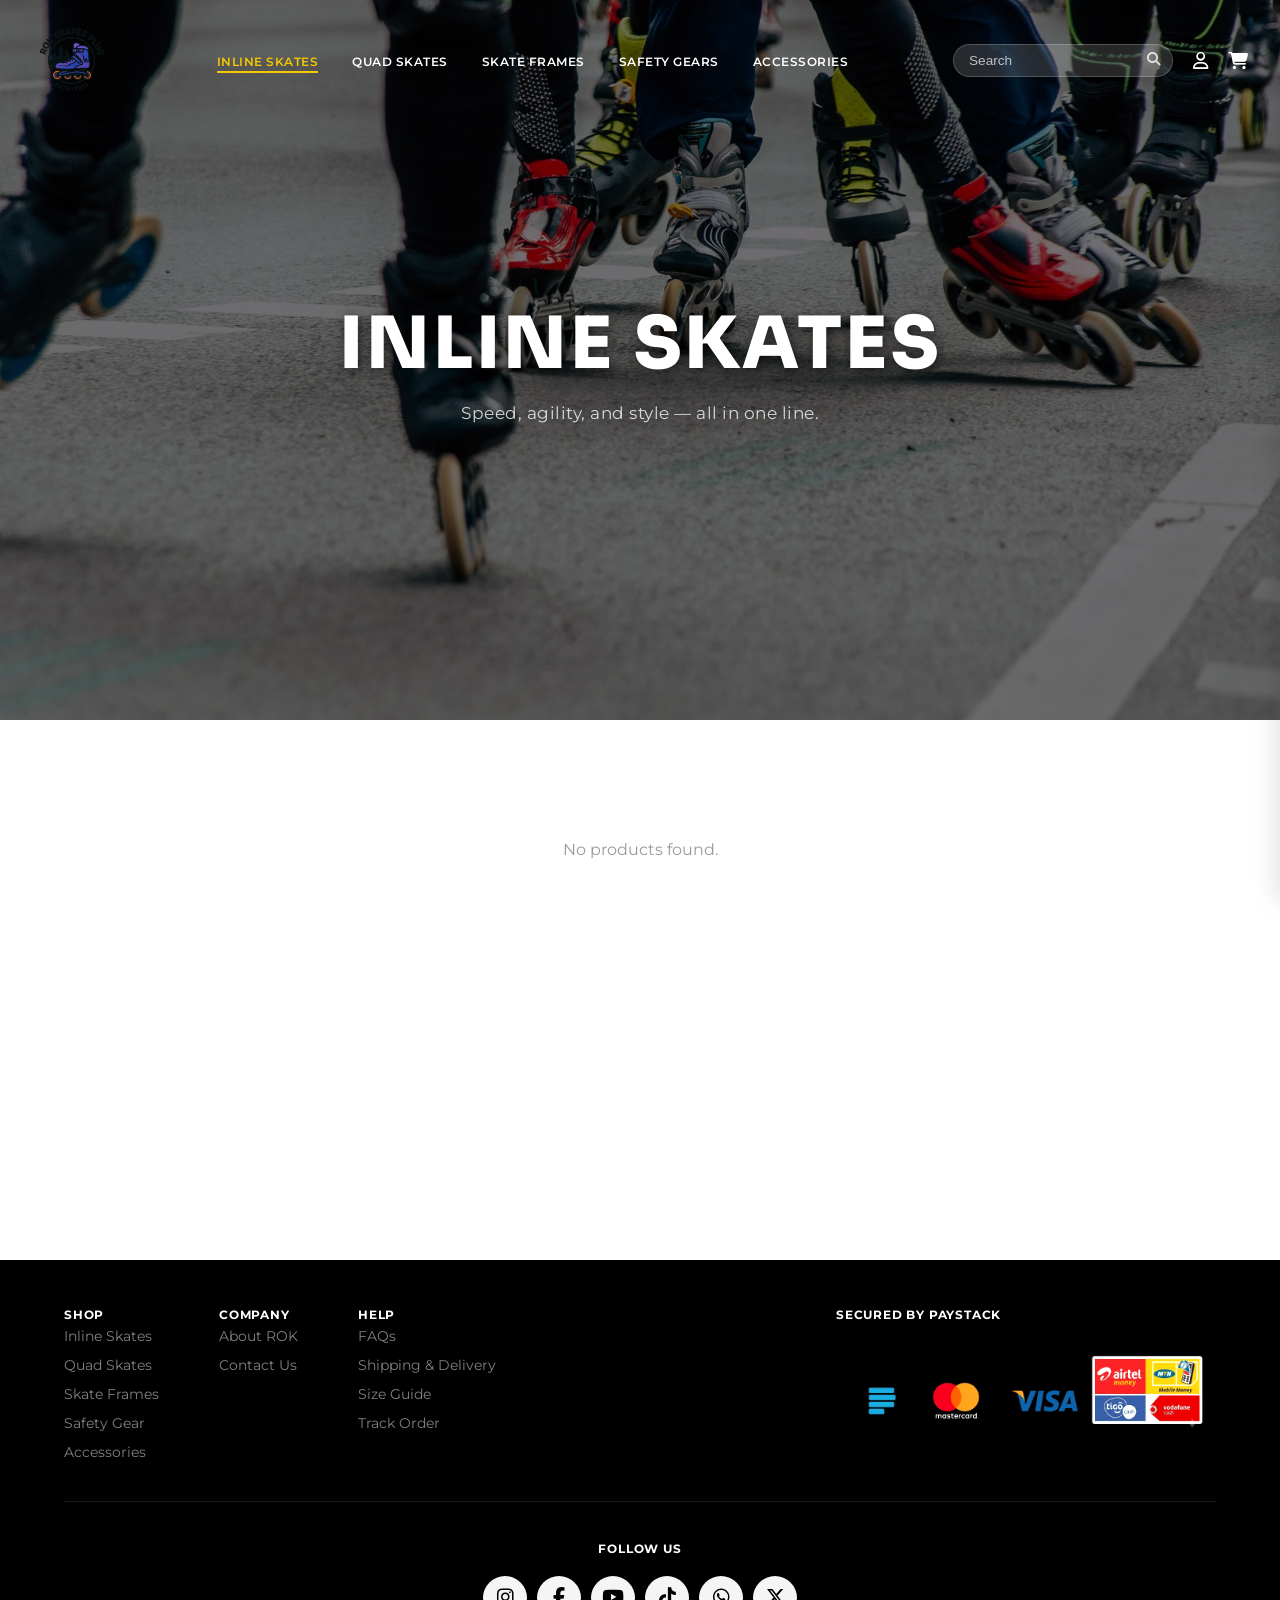
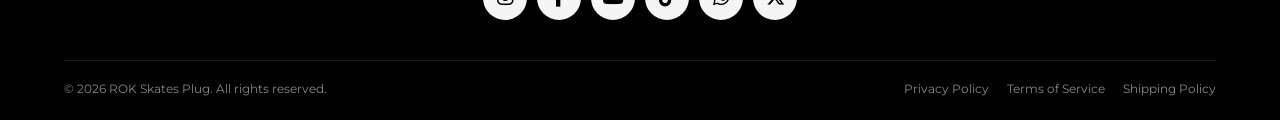
<file: templates/inlineskates.html>
<!DOCTYPE html>
<html lang="en">
<head>
    <meta charset="UTF-8">
    <meta name="viewport" content="width=device-width, initial-scale=1.0">
    <title>Inline Skates – ROK Skates Plug</title>
    <link rel="icon" type="image/png" href="/Assets/favicon.jpeg">
    <link rel="preconnect" href="https://fonts.googleapis.com">
    <link rel="preconnect" href="https://fonts.gstatic.com" crossorigin>
    <link href="https://fonts.googleapis.com/css2?family=Montserrat:wght@400;600;800&family=Sora:wght@700;800&display=swap" rel="stylesheet">
    <link href="https://fonts.cdnfonts.com/css/gilroy-bold" rel="stylesheet">
    <link rel="stylesheet" href="https://cdnjs.cloudflare.com/ajax/libs/font-awesome/6.5.1/css/all.min.css">
    <link rel="stylesheet" href="/style.css">
    <style>
        /* ── Active nav link ── */
        .nav-links a.active { color: #f5c800; }
        .nav-links a.active::after { width: 100%; background-color: #f5c800; }

        /* ── Page Hero Banner ── */
        .page-hero {
            position: relative;
            width: 100%;
            height: 80vh;
            min-height: 420px;
            display: flex;
            align-items: center;
            justify-content: center;
            text-align: center;
            overflow: hidden;
            background-image:
                linear-gradient(rgba(0,0,0,0.55), rgba(0,0,0,0.55)),
                url('/Assets/inlineskatespage.webp');
            background-size: cover;
            background-position: center;
        }
        @media (max-width: 768px) {
            .page-hero { height: 40vh; min-height: 220px; }
        }

        .page-hero-content {
            position: relative;
            z-index: 2;
            padding: 20px;
        }

        .page-hero-content h1 {
            font-family: 'Sora', sans-serif;
            font-size: clamp(2.5rem, 6vw, 4.5rem);
            font-weight: 800;
            letter-spacing: 3px;
            text-transform: uppercase;
            color: #fff;
            text-shadow: 2px 2px 12px rgba(0,0,0,0.6);
        }

        .page-hero-content p {
            margin-top: 14px;
            font-size: 1.05rem;
            color: rgba(255,255,255,0.8);
            letter-spacing: 0.5px;
        }

        /* ── White content area ── */
        .page-content {
            background-color: #fff;
            color: #000;
            min-height: 60vh;
        }

        /* ── Products grid ── */
        .products-section {
            padding: 60px 5%;
            max-width: 1400px;
            margin: 0 auto;
        }

        .products-grid {
            display: grid;
            grid-template-columns: repeat(4, 1fr);
            gap: 28px;
        }

        @media (max-width: 900px) {
            .products-grid { grid-template-columns: repeat(2, 1fr); gap: 16px; }
        }

        @media (max-width: 480px) {
            .products-grid { grid-template-columns: repeat(2, 1fr); gap: 12px; }
        }

        /* spinner */
        .grid-spinner {
            display: flex;
            justify-content: center;
            padding: 40px 0;
        }

        .grid-spinner::after {
            content: '';
            width: 36px;
            height: 36px;
            border: 3px solid #e0e0e0;
            border-top-color: #000;
            border-radius: 50%;
            animation: spin 0.7s linear infinite;
        }

        @keyframes spin { to { transform: rotate(360deg); } }

        .grid-empty {
            text-align: center;
            padding: 60px 20px;
            color: #999;
            font-size: 1rem;
        }

        .load-more-trigger {
            height: 1px;
        }
    </style>
</head>
<body>

    <!-- Header Navigation -->
    <header class="navbar" id="main-navbar">
        <div class="nav-container">
            <div class="nav-left">
                <button class="hamburger" id="hamburger-btn" aria-label="Toggle Menu">
                    <i class="fa-solid fa-bars"></i>
                </button>
                <div class="logo">
                    <a href="/index.html">
                        <img src="/Assets/ROKlogo.png" alt="ROK Store Logo">
                    </a>
                </div>
            </div>
            <nav class="nav-links" id="nav-links">
                <a href="/templates/inlineskates.html" class="active">INLINE SKATES</a>
                <a href="/templates/rollerskates.html">QUAD SKATES</a>
                <a href="/templates/skate_frames.html">SKATE FRAMES</a>
                <a href="/templates/safety_gear.html">SAFETY GEARS</a>
                <a href="/templates/Accessories.html">ACCESSORIES</a>
            </nav>
            <div class="nav-actions">
                <div class="search-bar" id="search-bar">
                    <input type="text" placeholder="Search" id="search-input">
                    <i class="fa-solid fa-magnifying-glass search-icon" id="search-toggle" aria-label="Toggle search"></i>
                </div>
                <a href="/templates/login.html" class="icon-link"><i class="fa-regular fa-user"></i></a>
                <a href="" class="icon-link cart-icon"><i class="fa-solid fa-cart-shopping"></i></a>
            </div>
        </div>
    </header>

    <!-- Page Hero Banner -->
    <section class="page-hero">
        <div class="page-hero-content">
            <h1>Inline Skates</h1>
            <p>Speed, agility, and style — all in one line.</p>
        </div>
    </section>

    <!-- White content area -->
    <div class="page-content">
        <div class="products-section">
            <div class="products-grid" id="products-grid"></div>
            <div class="grid-spinner" id="grid-spinner"></div>
            <div class="grid-empty" id="grid-empty" style="display:none;">No products found.</div>
            <div class="load-more-trigger" id="load-more-trigger"></div>
        </div>
    </div>

    <!-- Footer -->
    <footer class="site-footer">
        <div class="footer-inner">
            <div class="footer-links-payment-row">
                <div class="footer-links-row">
                    <div class="footer-links-group">
                        <h4 class="footer-col-title">Shop</h4>
                        <ul>
                            <li><a href="/templates/inlineskates.html">Inline Skates</a></li>
                            <li><a href="/templates/rollerskates.html">Quad Skates</a></li>
                            <li><a href="/templates/skate_frames.html">Skate Frames</a></li>
                            <li><a href="/templates/safety_gear.html">Safety Gear</a></li>
                            <li><a href="/templates/Accessories.html">Accessories</a></li>
                        </ul>
                    </div>
                    <div class="footer-links-group">
                        <h4 class="footer-col-title">Company</h4>
                        <ul>
                            <li><a href="#">About ROK</a></li>
                            <li><a href="#">Contact Us</a></li>
                        </ul>
                    </div>
                    <div class="footer-links-group">
                        <h4 class="footer-col-title">Help</h4>
                        <ul>
                            <li><a href="#">FAQs</a></li>
                            <li><a href="#">Shipping &amp; Delivery</a></li>
                            <li><a href="#">Size Guide</a></li>
                            <li><a href="#">Track Order</a></li>
                        </ul>
                    </div>
                </div>
                <div class="footer-payments">
                    <span class="footer-payments-label">Secured by Paystack</span>
                    <img src="/Assets/paystack.png" alt="Accepted payment methods" class="footer-payment-img">
                </div>
            </div>
            <div class="footer-divider"></div>
            <div class="footer-top">
                <div class="footer-col footer-col-center">
                    <h3 class="footer-col-title">Follow Us</h3>
                    <div class="footer-socials">
                        <a href="#" class="footer-social-link" aria-label="Instagram"><i class="fa-brands fa-instagram"></i></a>
                        <a href="#" class="footer-social-link" aria-label="Facebook"><i class="fa-brands fa-facebook-f"></i></a>
                        <a href="#" class="footer-social-link" aria-label="YouTube"><i class="fa-brands fa-youtube"></i></a>
                        <a href="#" class="footer-social-link" aria-label="TikTok"><i class="fa-brands fa-tiktok"></i></a>
                        <a href="#" class="footer-social-link" aria-label="WhatsApp"><i class="fa-brands fa-whatsapp"></i></a>
                        <a href="#" class="footer-social-link" aria-label="X"><i class="fa-brands fa-x-twitter"></i></a>
                    </div>
                </div>
            </div>
            <div class="footer-divider"></div>
            <div class="footer-bottom">
                <p class="footer-copyright">&copy; <span id="footer-year"></span> ROK Skates Plug. All rights reserved.</p>
                <nav class="footer-legal">
                    <a href="#">Privacy Policy</a>
                    <a href="#">Terms of Service</a>
                    <a href="#">Shipping Policy</a>
                </nav>
            </div>
        </div>
    </footer>

    <script src="/config.js"></script>
    <script>
        // ── Navbar ──
        const navbar = document.getElementById('main-navbar');
        window.addEventListener('scroll', () => {
            navbar.classList.toggle('scrolled', window.scrollY > 80);
        });

        // ── Hamburger ──
        const hamburgerBtn = document.getElementById('hamburger-btn');
        const navLinks     = document.getElementById('nav-links');

        hamburgerBtn.addEventListener('click', () => {
            navLinks.classList.toggle('active');
            const icon = hamburgerBtn.querySelector('i');
            icon.classList.toggle('fa-bars',  !navLinks.classList.contains('active'));
            icon.classList.toggle('fa-xmark',  navLinks.classList.contains('active'));
        });

        navLinks.querySelectorAll('a').forEach(link => {
            link.addEventListener('click', () => {
                navLinks.classList.remove('active');
                const icon = hamburgerBtn.querySelector('i');
                icon.classList.replace('fa-xmark', 'fa-bars');
            });
        });

        // ── Search ──
        const searchToggle = document.getElementById('search-toggle');
        const searchBar    = document.getElementById('search-bar');
        const searchInput  = document.getElementById('search-input');

        searchToggle.addEventListener('click', () => {
            const isOpen = searchBar.classList.toggle('search-open');
            if (isOpen) searchInput.focus();
            else searchInput.value = '';
        });

        document.addEventListener('click', e => {
            if (!searchBar.contains(e.target)) {
                searchBar.classList.remove('search-open');
                searchInput.value = '';
            }
        });

        document.getElementById('footer-year').textContent = new Date().getFullYear();

        // ── Product grid ──
        const CATEGORY   = 'inline-skates';
        const PAGE_SIZE  = 20;
        let   currentPage = 1;
        let   totalLoaded = 0;
        let   totalItems  = null;
        let   loading     = false;

        const grid        = document.getElementById('products-grid');
        const spinner     = document.getElementById('grid-spinner');
        const emptyMsg    = document.getElementById('grid-empty');
        const trigger     = document.getElementById('load-more-trigger');

        function escHtml(str) {
            return String(str)
                .replace(/&/g,'&amp;').replace(/</g,'&lt;')
                .replace(/>/g,'&gt;').replace(/"/g,'&quot;');
        }

        function formatPrice(price) {
            return 'GH₵ ' + Number(price).toLocaleString('en-GH', {
                minimumFractionDigits: 2, maximumFractionDigits: 2
            });
        }

        function cardHTML(p) {
            const img = p.image_url
                ? `<img src="${escHtml(p.image_url)}" alt="${escHtml(p.name)}" class="fresh-product-img" loading="lazy">`
                : `<div class="fresh-product-img-placeholder"><i class="fa-regular fa-image"></i></div>`;
            return `
                <a href="/templates/product.html?id=${escHtml(p.id)}" class="fresh-product-card" data-id="${escHtml(p.id)}">
                    <div class="fresh-img-wrap">${img}</div>
                    <h3 class="fresh-product-name">${escHtml(p.name)}</h3>
                    <p class="fresh-product-price">${formatPrice(p.price)}</p>
                </a>`;
        }

        async function loadPage() {
            if (loading) return;
            if (totalItems !== null && totalLoaded >= totalItems) return;

            loading = true;
            spinner.style.display = 'flex';

            try {
                const url = `${ROK_CONFIG.API_BASE}/api/products?category=${CATEGORY}&page=${currentPage}&page_size=${PAGE_SIZE}`;
                const res  = await fetch(url);
                if (!res.ok) throw new Error('fetch failed');
                const data = await res.json();

                totalItems = data.total;

                if (data.products && data.products.length > 0) {
                    data.products.forEach(p => {
                        grid.insertAdjacentHTML('beforeend', cardHTML(p));
                    });
                    totalLoaded += data.products.length;
                    currentPage++;
                }

                if (totalLoaded === 0) {
                    emptyMsg.style.display = 'block';
                }
            } catch (err) {
                console.error('Failed to load products:', err);
                if (totalLoaded === 0) emptyMsg.style.display = 'block';
            } finally {
                loading = false;
                spinner.style.display = 'none';
            }
        }

        // Infinite scroll via IntersectionObserver
        const observer = new IntersectionObserver(entries => {
            if (entries[0].isIntersecting) loadPage();
        }, { rootMargin: '200px' });

        observer.observe(trigger);

        // Initial load
        loadPage();
    </script>

    <!-- ── Cart Drawer ── -->
    <div class="cart-overlay" id="cart-overlay"></div>
    <aside class="cart-drawer" id="cart-drawer" aria-label="Shopping cart">
        <div class="cart-drawer-header">
            <span class="cart-drawer-title">Your Cart</span>
            <button class="cart-drawer-close" id="cart-drawer-close" aria-label="Close cart">
                <i class="fa-solid fa-xmark"></i>
            </button>
        </div>
        <div class="cart-drawer-body" id="cart-drawer-body"></div>
        <div class="cart-drawer-footer" id="cart-drawer-footer" style="display:none;">
            <div class="cart-subtotal-row">
                <span class="cart-subtotal-label">Subtotal</span>
                <span class="cart-subtotal-value" id="cart-subtotal">GH₵ 0.00</span>
            </div>
            <button class="btn-checkout" id="open-checkout-btn">Checkout</button>
        </div>
    </aside>

    <!-- ── Checkout Modal ── -->
    <div class="checkout-modal-overlay" id="checkout-modal-overlay">
        <div class="checkout-modal" role="dialog" aria-modal="true" aria-labelledby="checkout-modal-title">
            <div class="checkout-modal-header">
                <span class="checkout-modal-title" id="checkout-modal-title">Complete Your Order</span>
                <button class="checkout-modal-close" id="checkout-modal-close" aria-label="Close checkout">
                    <i class="fa-solid fa-xmark"></i>
                </button>
            </div>
            <div class="checkout-order-summary" id="checkout-summary-box">
                <div class="checkout-order-summary-title">Order Summary</div>
                <div id="checkout-summary-items"></div>
                <div class="checkout-summary-row checkout-summary-total">
                    <span>Total</span>
                    <span id="checkout-summary-total">GH₵ 0.00</span>
                </div>
            </div>
            <form id="checkout-form" novalidate>
                <div class="checkout-form-group">
                    <label for="co-name">Full Name</label>
                    <input type="text" id="co-name" placeholder="e.g. Kwame Asante" autocomplete="name" required>
                </div>
                <div class="checkout-form-group">
                    <label for="co-email">Email Address</label>
                    <input type="email" id="co-email" placeholder="e.g. kwame@gmail.com" autocomplete="email" required>
                </div>
                <div class="checkout-form-group">
                    <label for="co-phone">Phone Number</label>
                    <input type="tel" id="co-phone" placeholder="e.g. 0244123456" autocomplete="tel" required>
                </div>
                <div class="checkout-form-group">
                    <label for="co-address">Delivery Address</label>
                    <textarea id="co-address" placeholder="Street, City, Region" required></textarea>
                </div>
                <button type="submit" class="checkout-submit-btn" id="checkout-submit-btn">Pay with Paystack</button>
                <div class="checkout-error" id="checkout-error"></div>
                <p class="checkout-paystack-note">
                    <i class="fa-solid fa-lock"></i> Secured by Paystack
                </p>
            </form>
        </div>
    </div>

    <script src="/config.js"></script>
    <script>
        // ── Cart drawer logic ──
        const cartOverlay = document.getElementById('cart-overlay');
        const cartDrawer  = document.getElementById('cart-drawer');
        const cartBody    = document.getElementById('cart-drawer-body');
        const cartFooter  = document.getElementById('cart-drawer-footer');

        function openCart() {
            cartOverlay.classList.add('open');
            cartDrawer.classList.add('open');
            document.body.style.overflow = 'hidden';
            loadCart();
        }

        function closeCart() {
            cartOverlay.classList.remove('open');
            cartDrawer.classList.remove('open');
            document.body.style.overflow = '';
        }

        document.getElementById('cart-drawer-close').addEventListener('click', closeCart);
        cartOverlay.addEventListener('click', closeCart);

        document.querySelector('.cart-icon').addEventListener('click', e => {
            e.preventDefault();
            openCart();
        });

        function escHtmlCart(str) {
            return String(str)
                .replace(/&/g,'&amp;').replace(/</g,'&lt;')
                .replace(/>/g,'&gt;').replace(/"/g,'&quot;');
        }

        function fmtPrice(p) {
            return 'GH₵ ' + Number(p).toLocaleString('en-GH', { minimumFractionDigits:2, maximumFractionDigits:2 });
        }

        async function loadCart() {
            cartBody.innerHTML = '<div class="cart-drawer-loading"></div>';
            cartFooter.style.display = 'none';

            const token = localStorage.getItem('rok_token');

            if (token) {
                try {
                    const res = await fetch(`${ROK_CONFIG.API_BASE}/api/cart`, {
                        headers: { 'Authorization': `Bearer ${token}` }
                    });
                    if (!res.ok) throw new Error();
                    const data = await res.json();
                    renderAuthCart(data);
                } catch {
                    cartBody.innerHTML = `<div class="cart-drawer-empty"><i class="fa-solid fa-triangle-exclamation"></i><p>Could not load cart.</p></div>`;
                }
            } else {
                const items = JSON.parse(localStorage.getItem('rok_guest_cart') || '[]');
                if (items.length === 0) { renderEmpty(); return; }
                try {
                    const products = await Promise.all(
                        items.map(i => fetch(`${ROK_CONFIG.API_BASE}/api/products/${i.product_id}`).then(r => r.ok ? r.json() : null))
                    );
                    const enriched = items.map((item, idx) => ({ ...item, product: products[idx] })).filter(i => i.product);
                    renderGuestCart(enriched);
                } catch {
                    cartBody.innerHTML = `<div class="cart-drawer-empty"><i class="fa-solid fa-triangle-exclamation"></i><p>Could not load cart.</p></div>`;
                }
            }
        }

        function renderEmpty() {
            cartBody.innerHTML = `
                <div class="cart-drawer-empty">
                    <i class="fa-solid fa-cart-shopping"></i>
                    <p>Your cart is empty</p>
                </div>`;
            cartFooter.style.display = 'none';
        }

        function renderAuthCart(data) {
            if (!data.items || data.items.length === 0) { renderEmpty(); return; }
            cartBody.innerHTML = data.items.map(item => {
                const p = item.product;
                const stock = p ? (p.stock ?? 9999) : 9999;
                const atMax = item.quantity >= stock;
                const img = p && p.image_url
                    ? `<img src="${escHtmlCart(p.image_url)}" class="cart-item-img" alt="${escHtmlCart(p.name)}">`
                    : `<div class="cart-item-img-placeholder"><i class="fa-regular fa-image"></i></div>`;
                return `
                    <div class="cart-item-row" data-id="${escHtmlCart(item.product_id)}" data-stock="${stock}">
                        <a href="/templates/product.html?id=${escHtmlCart(item.product_id)}">${img}</a>
                        <div class="cart-item-info">
                            <div class="cart-item-name">${escHtmlCart(p ? p.name : 'Product')}</div>
                            <div class="cart-item-price">${fmtPrice(p ? p.price : 0)}</div>
                            <div class="cart-item-qty-row">
                                <button class="cart-item-qty-btn" data-action="dec" data-id="${escHtmlCart(item.product_id)}">−</button>
                                <span class="cart-item-qty-val">${item.quantity}</span>
                                <button class="cart-item-qty-btn" data-action="inc" data-id="${escHtmlCart(item.product_id)}"${atMax ? ' disabled aria-disabled="true"' : ''}>+</button>
                            </div>
                        </div>
                        <button class="cart-item-remove" data-id="${escHtmlCart(item.product_id)}" aria-label="Remove item">
                            <i class="fa-solid fa-xmark"></i>
                        </button>
                    </div>`;
            }).join('');
            document.getElementById('cart-subtotal').textContent = fmtPrice(data.total_price || 0);
            cartFooter.style.display = 'block';
            attachAuthCartHandlers();
        }

        function attachAuthCartHandlers() {
            const token = localStorage.getItem('rok_token');
            cartBody.querySelectorAll('.cart-item-qty-btn').forEach(btn => {
                btn.addEventListener('click', async () => {
                    if (btn.disabled) return;
                    const id    = btn.dataset.id;
                    const row   = cartBody.querySelector(`.cart-item-row[data-id="${id}"]`);
                    const stock = parseInt(row?.dataset.stock ?? '9999');
                    const valEl = row.querySelector('.cart-item-qty-val');
                    let qty = parseInt(valEl.textContent);
                    if (btn.dataset.action === 'inc') {
                        if (qty >= stock) return;
                        qty++;
                    } else {
                        qty = Math.max(1, qty - 1);
                    }
                    await fetch(`${ROK_CONFIG.API_BASE}/api/cart/${id}`, {
                        method: 'PUT',
                        headers: { 'Content-Type':'application/json', 'Authorization': `Bearer ${token}` },
                        body: JSON.stringify({ quantity: qty })
                    });
                    loadCart();
                });
            });
            cartBody.querySelectorAll('.cart-item-remove').forEach(btn => {
                btn.addEventListener('click', async () => {
                    await fetch(`${ROK_CONFIG.API_BASE}/api/cart/${btn.dataset.id}`, {
                        method: 'DELETE',
                        headers: { 'Authorization': `Bearer ${token}` }
                    });
                    loadCart();
                });
            });
        }

        function renderGuestCart(items) {
            if (items.length === 0) { renderEmpty(); return; }
            let subtotal = 0;
            cartBody.innerHTML = items.map(item => {
                const p = item.product;
                subtotal += p.price * item.quantity;
                const img = p.image_url
                    ? `<img src="${escHtmlCart(p.image_url)}" class="cart-item-img" alt="${escHtmlCart(p.name)}">`
                    : `<div class="cart-item-img-placeholder"><i class="fa-regular fa-image"></i></div>`;
                const atMax = item.quantity >= p.stock;
                return `
                    <div class="cart-item-row" data-id="${escHtmlCart(item.product_id)}" data-stock="${p.stock}">
                        <a href="/templates/product.html?id=${escHtmlCart(item.product_id)}">${img}</a>
                        <div class="cart-item-info">
                            <div class="cart-item-name">${escHtmlCart(p.name)}</div>
                            <div class="cart-item-price">${fmtPrice(p.price)}</div>
                            <div class="cart-item-qty-row">
                                <button class="cart-item-qty-btn" data-action="dec" data-id="${escHtmlCart(item.product_id)}">−</button>
                                <span class="cart-item-qty-val">${item.quantity}</span>
                                <button class="cart-item-qty-btn" data-action="inc" data-id="${escHtmlCart(item.product_id)}"${atMax ? ' disabled aria-disabled="true"' : ''}>+</button>
                            </div>
                        </div>
                        <button class="cart-item-remove" data-id="${escHtmlCart(item.product_id)}" aria-label="Remove item">
                            <i class="fa-solid fa-xmark"></i>
                        </button>
                    </div>`;
            }).join('');
            document.getElementById('cart-subtotal').textContent = fmtPrice(subtotal);
            cartFooter.style.display = 'block';
            attachGuestCartHandlers();
        }

        function attachGuestCartHandlers() {
            cartBody.querySelectorAll('.cart-item-qty-btn').forEach(btn => {
                btn.addEventListener('click', () => {
                    const id   = btn.dataset.id;
                    const cart = JSON.parse(localStorage.getItem('rok_guest_cart') || '[]');
                    const item = cart.find(i => i.product_id === id);
                    if (!item) return;
                    if (btn.dataset.action === 'inc') item.quantity++;
                    else item.quantity = Math.max(1, item.quantity - 1);
                    localStorage.setItem('rok_guest_cart', JSON.stringify(cart));
                    loadCart();
                });
            });
            cartBody.querySelectorAll('.cart-item-remove').forEach(btn => {
                btn.addEventListener('click', () => {
                    let cart = JSON.parse(localStorage.getItem('rok_guest_cart') || '[]');
                    cart = cart.filter(i => i.product_id !== btn.dataset.id);
                    localStorage.setItem('rok_guest_cart', JSON.stringify(cart));
                    loadCart();
                });
            });
        }

        // ── Checkout modal logic ──
        const checkoutOverlay = document.getElementById('checkout-modal-overlay');
        const checkoutForm    = document.getElementById('checkout-form');
        const checkoutSubmit  = document.getElementById('checkout-submit-btn');
        const checkoutErrorEl = document.getElementById('checkout-error');

        function openCheckout() {
            const items = JSON.parse(localStorage.getItem('rok_guest_cart') || '[]');
            if (items.length === 0) return;
            const summaryItems = document.getElementById('checkout-summary-items');
            summaryItems.innerHTML = '';
            let total = 0;
            cartBody.querySelectorAll('.cart-item-row').forEach(row => {
                const id    = row.dataset.id;
                const item  = items.find(i => i.product_id === id);
                if (!item) return;
                const name  = row.querySelector('.cart-item-name')?.textContent || 'Product';
                const price = parseFloat(row.querySelector('.cart-item-price')?.textContent.replace(/[^\d.]/g, '') || 0);
                const qty   = parseInt(row.querySelector('.cart-item-qty-val')?.textContent || 1);
                total += price * qty;
                const div = document.createElement('div');
                div.className = 'checkout-summary-row';
                div.innerHTML = `<span>${escHtmlCart(name)} × ${qty}</span><span>${fmtPrice(price * qty)}</span>`;
                summaryItems.appendChild(div);
            });
            document.getElementById('checkout-summary-total').textContent = fmtPrice(total);
            closeCart();
            checkoutOverlay.classList.add('open');
            document.body.style.overflow = 'hidden';
            checkoutErrorEl.classList.remove('visible');
            checkoutErrorEl.textContent = '';
            checkoutSubmit.disabled = false;
            checkoutSubmit.textContent = 'Pay with Paystack';
        }

        function closeCheckout() {
            checkoutOverlay.classList.remove('open');
            document.body.style.overflow = '';
        }

        document.getElementById('open-checkout-btn').addEventListener('click', openCheckout);
        document.getElementById('checkout-modal-close').addEventListener('click', closeCheckout);
        checkoutOverlay.addEventListener('click', e => { if (e.target === checkoutOverlay) closeCheckout(); });

        checkoutForm.addEventListener('submit', async e => {
            e.preventDefault();
            const name    = document.getElementById('co-name').value.trim();
            const email   = document.getElementById('co-email').value.trim();
            const phone   = document.getElementById('co-phone').value.trim();
            const address = document.getElementById('co-address').value.trim();
            if (!name || !email || !phone || !address) {
                checkoutErrorEl.textContent = 'Please fill in all fields.';
                checkoutErrorEl.classList.add('visible'); return;
            }
            if (!/^[^\s@]+@[^\s@]+\.[^\s@]+$/.test(email)) {
                checkoutErrorEl.textContent = 'Please enter a valid email address.';
                checkoutErrorEl.classList.add('visible'); return;
            }
            const cartItems = JSON.parse(localStorage.getItem('rok_guest_cart') || '[]');
            if (cartItems.length === 0) {
                checkoutErrorEl.textContent = 'Your cart is empty.';
                checkoutErrorEl.classList.add('visible'); return;
            }
            checkoutSubmit.disabled = true;
            checkoutSubmit.textContent = 'Processing…';
            checkoutErrorEl.classList.remove('visible');
            try {
                // Validate quantities against live stock before submitting.
                const stockChecks = await Promise.all(
                    cartItems.map(i => fetch(`${ROK_CONFIG.API_BASE}/api/products/${i.product_id}`).then(r => r.ok ? r.json() : null))
                );
                const validatedItems = [];
                for (let i = 0; i < cartItems.length; i++) {
                    const product = stockChecks[i];
                    if (!product) continue;
                    const qty = Math.min(cartItems[i].quantity, product.stock);
                    if (qty < 1) continue;
                    if (qty < cartItems[i].quantity) cartItems[i].quantity = qty;
                    validatedItems.push({ product_id: cartItems[i].product_id, quantity: qty });
                }
                localStorage.setItem('rok_guest_cart', JSON.stringify(cartItems));
                if (validatedItems.length === 0) throw new Error('All items in your cart are out of stock.');

                const res = await fetch(`${ROK_CONFIG.API_BASE}/api/checkout`, {
                    method: 'POST',
                    headers: {
                        'Content-Type': 'application/json',
                        'Idempotency-Key': crypto.randomUUID(),
                    },
                    body: JSON.stringify({
                        email, shipping_address: `${name} | ${phone} | ${address}`,
                        cart_items: validatedItems
                    })
                });
                // Safely parse — backend may return plain-text errors on failure
                const text = await res.text();
                let data = null;
                try { data = JSON.parse(text); } catch (_) { /* plain-text error */ }
                if (!res.ok) throw new Error((data && data.message) || text || 'Checkout failed. Please try again.');
                window.location.href = data.authorization_url;
            } catch (err) {
                checkoutSubmit.disabled = false;
                checkoutSubmit.textContent = 'Pay with Paystack';
                checkoutErrorEl.textContent = err.message || 'Something went wrong. Please try again.';
                checkoutErrorEl.classList.add('visible');
            }
        });
    </script>
</body>
</html>
</file>
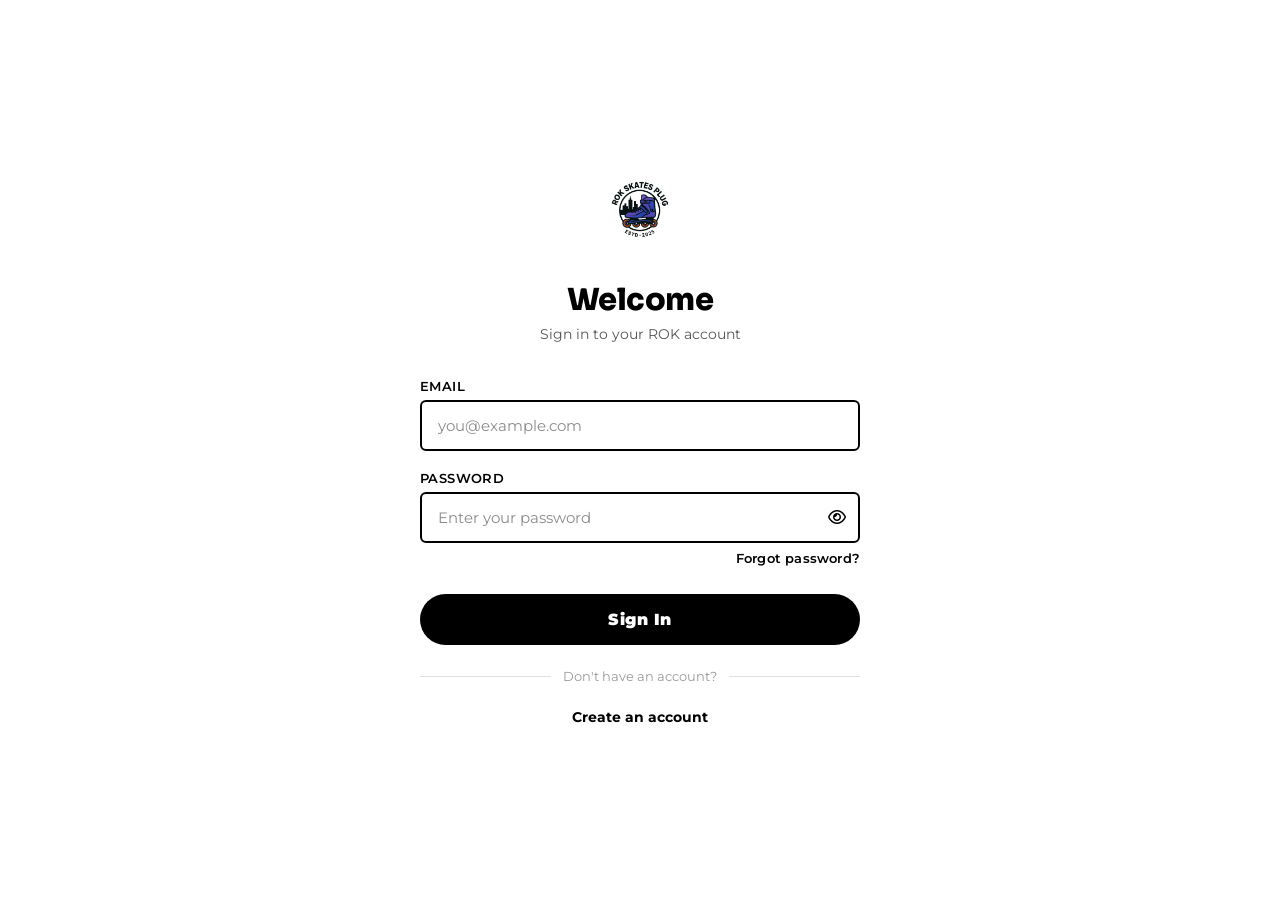
<file: templates/login.html>
<!DOCTYPE html>
<html lang="en">
<head>
    <meta charset="UTF-8">
    <meta name="viewport" content="width=device-width, initial-scale=1.0">
    <title>Login — ROK Skates Plug</title>
    <link rel="icon" type="image/png" href="/Assets/favicon.jpeg">
    <link rel="preconnect" href="https://fonts.googleapis.com">
    <link rel="preconnect" href="https://fonts.gstatic.com" crossorigin>
    <link href="https://fonts.googleapis.com/css2?family=Montserrat:wght@400;600;800&family=Sora:wght@700;800&display=swap" rel="stylesheet">
    <link href="https://fonts.cdnfonts.com/css/gilroy-bold" rel="stylesheet">
    <link rel="stylesheet" href="https://cdnjs.cloudflare.com/ajax/libs/font-awesome/6.5.1/css/all.min.css">
    <link rel="stylesheet" href="/Styles/login.css">
    <script src="/config.js"></script>
</head>
<body>

    <div class="login-card">

        <!-- Logo links back to home -->
        <div class="login-logo">
            <a href="/index.html">
                <img src="/Assets/ROKlogo.png" alt="ROK Store Logo">
            </a>
        </div>

        <h1>Welcome </h1>
        <p class="subtitle">Sign in to your ROK account</p>

        <div class="error-msg" id="error-msg" role="alert"></div>

        <form id="login-form" novalidate>

            <div class="form-group">
                <label for="email">Email</label>
                <input
                    type="email"
                    id="email"
                    name="email"
                    placeholder="you@example.com"
                    autocomplete="email"
                    required
                >
            </div>

            <div class="form-group">
                <label for="password">Password</label>
                <div class="password-wrapper">
                    <input
                        type="password"
                        id="password"
                        name="password"
                        placeholder="Enter your password"
                        autocomplete="current-password"
                        required
                    >
                    <button type="button" class="toggle-password" id="toggle-password" aria-label="Show password">
                        <i class="fa-regular fa-eye" id="eye-icon"></i>
                    </button>
                </div>
            </div>

            <a href="#" class="forgot-link">Forgot password?</a>

            <button type="submit" class="login-btn" id="login-btn">Sign In</button>

        </form>

        <div class="divider">
            <span></span>
            <p>Don't have an account?</p>
            <span></span>
        </div>

        <p class="register-prompt">
            <a href="/templates/register.html">Create an account</a>
        </p>

    </div>

    <script>
        // ── Show / hide password ──
        const toggleBtn  = document.getElementById('toggle-password');
        const passwordEl = document.getElementById('password');
        const eyeIcon    = document.getElementById('eye-icon');

        toggleBtn.addEventListener('click', () => {
            const isHidden = passwordEl.type === 'password';
            passwordEl.type   = isHidden ? 'text' : 'password';
            eyeIcon.className = isHidden ? 'fa-regular fa-eye-slash' : 'fa-regular fa-eye';
            toggleBtn.setAttribute('aria-label', isHidden ? 'Hide password' : 'Show password');
        });

        // ── Login form submit ──
        const form     = document.getElementById('login-form');
        const loginBtn = document.getElementById('login-btn');
        const errorMsg = document.getElementById('error-msg');

        form.addEventListener('submit', async (e) => {
            e.preventDefault();
            errorMsg.classList.remove('visible');

            const email    = document.getElementById('email').value.trim();
            const password = document.getElementById('password').value;

            if (!email || !password) {
                showError('Please enter your email and password.');
                return;
            }

            loginBtn.disabled    = true;
            loginBtn.textContent = 'Signing in…';

            try {
                const res = await fetch(`${ROK_CONFIG.API_BASE}/api/auth/login`, {
                    method:      'POST',
                    headers:     { 'Content-Type': 'application/json' },
                    body:        JSON.stringify({ email, password }),
                });

                const data = await res.json();

                if (!res.ok) {
                    showError(typeof data === 'string' ? data : 'Invalid email or password.');
                    return;
                }

                if (data.token) {
                    sessionStorage.setItem('rok_token', data.token);
                    sessionStorage.setItem('rok_user',  JSON.stringify(data.user));
                }

                // Admins → dashboard, customers → home
                window.location.href = data.user?.role === 'admin'
                    ? '/templates/dashboard.html'
                    : '/index.html';

            } catch {
                showError('Could not connect to the server. Please try again.');
            } finally {
                loginBtn.disabled    = false;
                loginBtn.textContent = 'Sign In';
            }
        });

        function showError(msg) {
            errorMsg.textContent = msg;
            errorMsg.classList.add('visible');
        }
    </script>

</body>
</html>
</file>
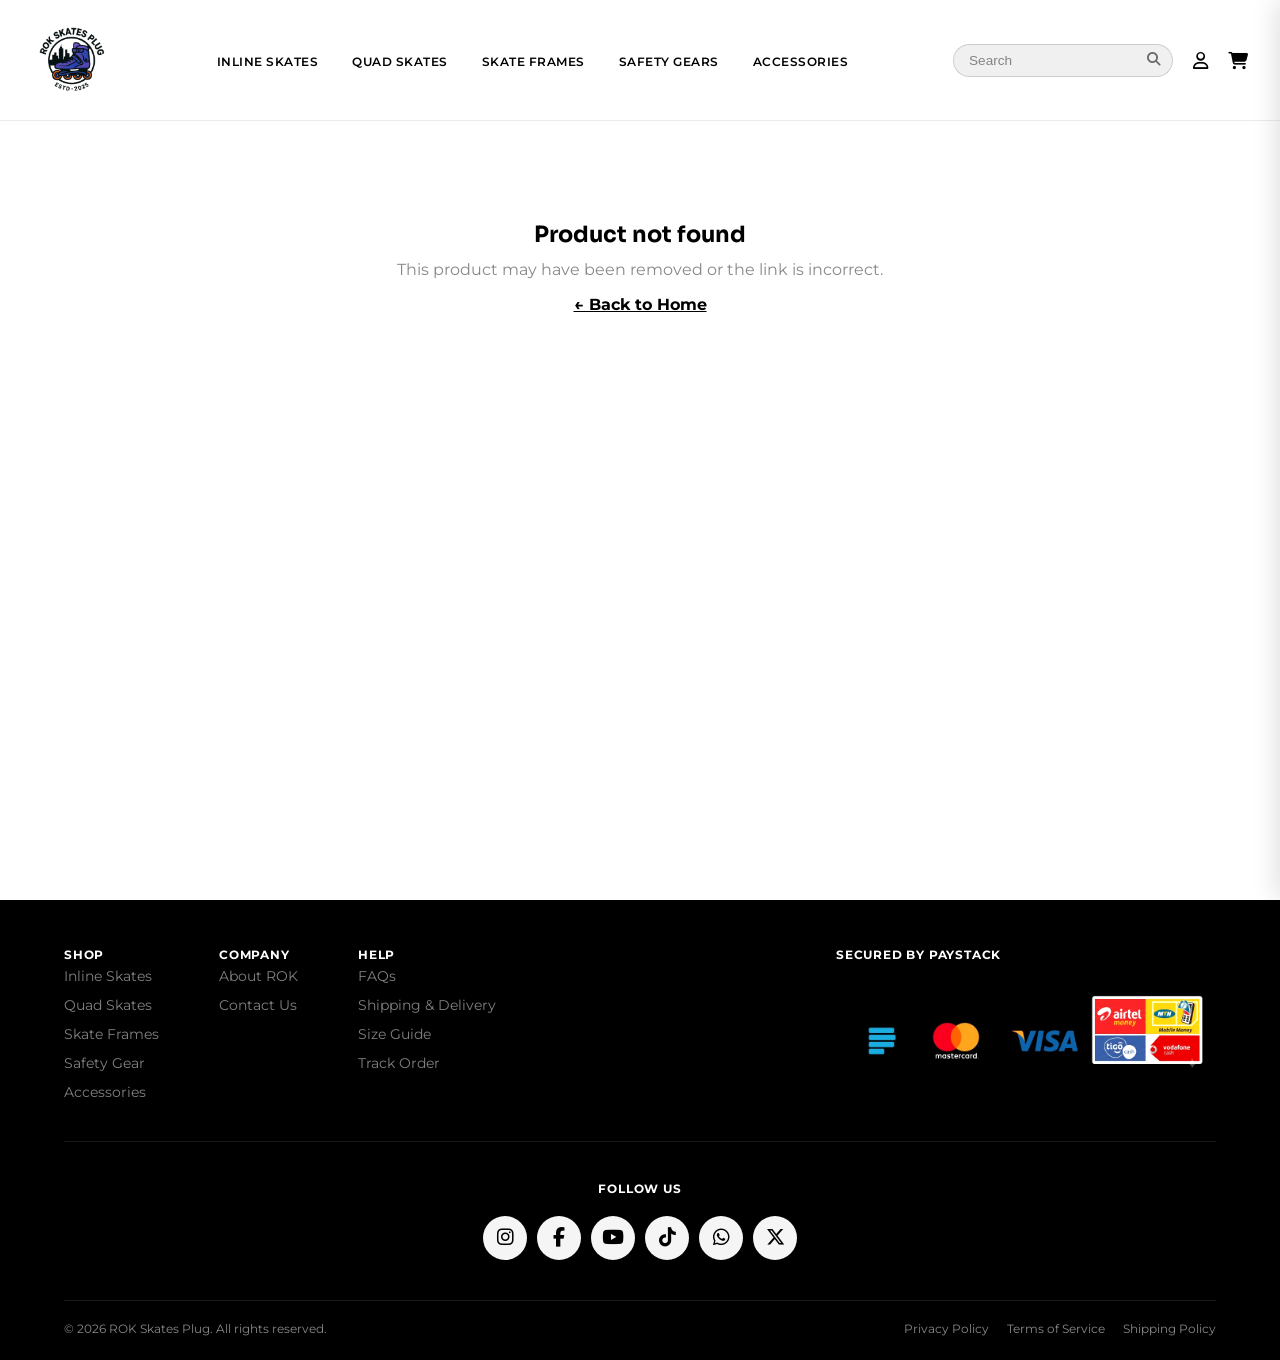
<file: templates/product.html>
<!DOCTYPE html>
<html lang="en">
<head>
    <meta charset="UTF-8">
    <meta name="viewport" content="width=device-width, initial-scale=1.0">
    <title>Product – ROK Skates Plug</title>
    <link rel="icon" type="image/png" href="/Assets/favicon.jpeg">
    <link rel="preconnect" href="https://fonts.googleapis.com">
    <link rel="preconnect" href="https://fonts.gstatic.com" crossorigin>
    <link href="https://fonts.googleapis.com/css2?family=Montserrat:wght@400;600;800&family=Sora:wght@700;800&display=swap" rel="stylesheet">
    <link href="https://fonts.cdnfonts.com/css/gilroy-bold" rel="stylesheet">
    <link rel="stylesheet" href="https://cdnjs.cloudflare.com/ajax/libs/font-awesome/6.5.1/css/all.min.css">
    <link rel="stylesheet" href="/style.css">
    <style>
        /* ── page background ── */
        body { background-color: #fff; color: #000; }

        /* ── force navbar text black on desktop on this page ── */
        .navbar { background-color: #fff; box-shadow: 0 1px 0 rgba(0,0,0,0.08); }
        .nav-links a { color: #000 !important; }
        .icon-link { color: #000 !important; }
        .hamburger { color: #000 !important; }
        .search-bar input { background-color: rgba(0,0,0,0.06); border-color: rgba(0,0,0,0.15); color: #000; }
        .search-bar input::placeholder { color: rgba(0,0,0,0.45); }
        .search-icon { color: rgba(0,0,0,0.55) !important; }

        /* ── on mobile the nav drawer has a dark background — restore white text ── */
        @media (max-width: 900px) {
            .hamburger { color: #000 !important; }
            .icon-link { color: #000 !important; }
            .nav-links a { color: #fff !important; }
            .search-icon { color: #fff !important; }
        }

        /* ── active nav ── */
        .nav-links a.active { color: #f5c800; }
        .nav-links a.active::after { width: 100%; background-color: #f5c800; }

        /* ── page wrapper — pushes below fixed navbar ── */
        .product-page {
            padding-top: 140px;
            padding-bottom: 80px;
            min-height: 100vh;
        }

        .product-container {
            max-width: 1200px;
            margin: 0 auto;
            padding: 0 5%;
        }

        /* ── breadcrumb ── */
        .breadcrumb {
            font-size: 0.8rem;
            color: #888;
            margin-bottom: 36px;
            display: flex;
            align-items: center;
            gap: 6px;
            flex-wrap: wrap;
        }

        .breadcrumb a {
            color: #888;
            text-decoration: none;
            transition: color 0.2s;
        }

        .breadcrumb a:hover { color: #000; }
        .breadcrumb span { color: #bbb; }

        /* ── two-column layout ── */
        .product-layout {
            display: grid;
            grid-template-columns: 1fr 1fr;
            gap: 60px;
            align-items: start;
        }

        @media (max-width: 768px) {
            .product-layout {
                grid-template-columns: 1fr;
                gap: 32px;
            }

            .product-page { padding-top: 100px; }

            /* On mobile the image column must NOT be sticky — it scrolls with the page */
            .product-image-col {
                position: static !important;
            }
        }

        /* ── image column ── */
        .product-image-col { position: sticky; top: 140px; }

        .product-main-img-wrap {
            width: 100%;
            aspect-ratio: 1 / 1;
            border-radius: 8px;
            overflow: hidden;
            background-color: #f4f4f5;
            display: flex;
            align-items: center;
            justify-content: center;
        }

        .product-main-img {
            width: 100%;
            height: 100%;
            object-fit: cover;
            display: block;
        }

        .product-img-placeholder {
            display: flex;
            align-items: center;
            justify-content: center;
            width: 100%;
            height: 100%;
            color: #ccc;
            font-size: 4rem;
        }

        /* thumbnail strip */
        .product-thumbs {
            display: flex;
            gap: 10px;
            margin-top: 14px;
            flex-wrap: wrap;
        }

        .product-thumb {
            width: 72px;
            height: 72px;
            border-radius: 6px;
            overflow: hidden;
            cursor: pointer;
            border: 2px solid transparent;
            background: #f4f4f5;
            flex-shrink: 0;
            transition: border-color 0.2s;
        }

        .product-thumb.active { border-color: #000; }

        .product-thumb img {
            width: 100%;
            height: 100%;
            object-fit: cover;
            display: block;
        }

        /* ── details column ── */
        .product-details-col { padding-top: 4px; }

        .product-category-tag {
            display: inline-block;
            font-size: 0.7rem;
            font-weight: 700;
            letter-spacing: 1.5px;
            text-transform: uppercase;
            color: #888;
            margin-bottom: 12px;
        }

        .product-name {
            font-family: 'Sora', sans-serif;
            font-size: clamp(1.6rem, 3vw, 2.4rem);
            font-weight: 800;
            line-height: 1.15;
            color: #000;
            margin-bottom: 16px;
        }

        .product-price {
            font-family: 'Montserrat', sans-serif;
            font-size: 1.6rem;
            font-weight: 800;
            color: #000;
            margin-bottom: 24px;
        }

        .product-divider {
            border: none;
            border-top: 1px solid #ebebeb;
            margin: 24px 0;
        }

        .product-meta {
            display: flex;
            flex-direction: column;
            gap: 10px;
            margin-bottom: 24px;
        }

        .product-meta-row {
            display: flex;
            gap: 8px;
            font-size: 0.9rem;
        }

        .product-meta-label {
            font-weight: 700;
            color: #000;
            min-width: 90px;
        }

        .product-meta-value { color: #555; }

        .product-description {
            font-size: 0.95rem;
            line-height: 1.75;
            color: #444;
            margin-bottom: 32px;
        }

        /* stock badge */
        .stock-badge {
            display: inline-flex;
            align-items: center;
            gap: 6px;
            font-size: 0.8rem;
            font-weight: 600;
            padding: 5px 12px;
            border-radius: 20px;
            margin-bottom: 28px;
        }

        .stock-badge.in-stock {
            background-color: #e8f5e9;
            color: #2e7d32;
        }

        .stock-badge.out-of-stock {
            background-color: #fce4ec;
            color: #c62828;
        }

        /* quantity selector */
        .qty-row {
            display: flex;
            align-items: center;
            gap: 16px;
            margin-bottom: 20px;
        }

        .qty-label {
            font-size: 0.85rem;
            font-weight: 700;
            color: #000;
        }

        .qty-control {
            display: flex;
            align-items: center;
            border: 1.5px solid #ddd;
            border-radius: 40px;
            overflow: hidden;
        }

        .qty-btn {
            background: none;
            border: none;
            width: 38px;
            height: 38px;
            font-size: 1.1rem;
            cursor: pointer;
            color: #000;
            display: flex;
            align-items: center;
            justify-content: center;
            transition: background 0.15s;
        }

        .qty-btn:hover { background: #f5f5f5; }
        .qty-btn:disabled { color: #ccc; cursor: not-allowed; }

        .qty-value {
            min-width: 36px;
            text-align: center;
            font-size: 0.95rem;
            font-weight: 700;
        }

        /* add to cart button */
        .btn-add-cart {
            display: flex;
            align-items: center;
            justify-content: center;
            gap: 10px;
            width: 100%;
            padding: 18px 32px;
            background-color: #000;
            color: #fff;
            border: none;
            border-radius: 60px;
            font-family: 'Gilroy-Bold', 'Gilroy', 'Montserrat', sans-serif;
            font-size: 1rem;
            font-weight: 900;
            letter-spacing: 0.5px;
            cursor: pointer;
            transition: opacity 0.2s ease, transform 0.15s ease;
        }

        .btn-add-cart:hover { opacity: 0.85; }
        .btn-add-cart:active { transform: scale(0.98); }

        .btn-add-cart:disabled {
            background-color: #ccc;
            cursor: not-allowed;
            opacity: 1;
        }

        .btn-add-cart.added {
            background-color: #1b5e20;
        }

        /* ── loading / error states ── */
        .product-loading {
            display: flex;
            justify-content: center;
            align-items: center;
            min-height: 60vh;
        }

        .product-loading::after {
            content: '';
            width: 44px;
            height: 44px;
            border: 3px solid #e0e0e0;
            border-top-color: #000;
            border-radius: 50%;
            animation: spin 0.7s linear infinite;
        }

        @keyframes spin { to { transform: rotate(360deg); } }

        .product-error {
            text-align: center;
            padding: 80px 20px;
            color: #888;
        }

        .product-error h2 {
            font-family: 'Sora', sans-serif;
            font-size: 1.4rem;
            color: #000;
            margin-bottom: 12px;
        }

        /* Size selector buttons */
        #size-btn-group {
            display: flex;
            flex-wrap: wrap;
            gap: 8px;
        }

        .size-btn {
            padding: 7px 16px;
            border: 1.5px solid #ccc;
            border-radius: 6px;
            background: #fff;
            font-family: 'Montserrat', sans-serif;
            font-size: 0.82rem;
            font-weight: 600;
            cursor: pointer;
            transition: border-color 0.15s, background 0.15s, color 0.15s;
            position: relative;
        }

        .size-btn:hover:not(:disabled) {
            border-color: #000;
        }

        .size-btn.selected {
            border-color: #000;
            background: #000;
            color: #fff;
        }

        .size-btn:disabled {
            opacity: 0.38;
            cursor: not-allowed;
            text-decoration: line-through;
        }
    </style>
</head>
<body>

    <!-- Navbar -->
    <header class="navbar" id="main-navbar">
        <div class="nav-container">
            <div class="nav-left">
                <button class="hamburger" id="hamburger-btn" aria-label="Toggle Menu">
                    <i class="fa-solid fa-bars"></i>
                </button>
                <div class="logo">
                    <a href="/index.html">
                        <img src="/Assets/ROKlogo.png" alt="ROK Store Logo">
                    </a>
                </div>
            </div>
            <nav class="nav-links" id="nav-links">
                <a href="/templates/inlineskates.html">INLINE SKATES</a>
                <a href="/templates/rollerskates.html">QUAD SKATES</a>
                <a href="/templates/skate_frames.html">SKATE FRAMES</a>
                <a href="/templates/safety_gear.html">SAFETY GEARS</a>
                <a href="/templates/Accessories.html">ACCESSORIES</a>
            </nav>
            <div class="nav-actions">
                <div class="search-bar" id="search-bar">
                    <input type="text" placeholder="Search" id="search-input">
                    <i class="fa-solid fa-magnifying-glass search-icon" id="search-toggle" aria-label="Toggle search"></i>
                </div>
                <a href="/templates/login.html" class="icon-link"><i class="fa-regular fa-user"></i></a>
                <a href="" class="icon-link cart-icon"><i class="fa-solid fa-cart-shopping"></i></a>
            </div>
        </div>
    </header>

    <!-- Page -->
    <main class="product-page">
        <div class="product-container">

            <!-- Spinner shown while loading -->
            <div class="product-loading" id="product-loading"></div>

            <!-- Error state -->
            <div id="product-error" style="display:none;" class="product-error">
                <h2>Product not found</h2>
                <p>This product may have been removed or the link is incorrect.</p>
                <a href="/index.html" style="color:#000;font-weight:700;text-decoration:underline;margin-top:16px;display:inline-block;">← Back to Home</a>
            </div>

            <!-- Product content (hidden until loaded) -->
            <div id="product-content" style="display:none;">

                <!-- Breadcrumb -->
                <nav class="breadcrumb" id="breadcrumb" aria-label="Breadcrumb">
                    <a href="/index.html">Home</a>
                    <span>›</span>
                    <a href="#" id="breadcrumb-category-link">Category</a>
                    <span>›</span>
                    <span id="breadcrumb-name">Product</span>
                </nav>

                <!-- Two-column layout -->
                <div class="product-layout">

                    <!-- LEFT: image -->
                    <div class="product-image-col">
                        <div class="product-main-img-wrap" id="main-img-wrap">
                            <div class="product-img-placeholder">
                                <i class="fa-regular fa-image"></i>
                            </div>
                        </div>
                        <div class="product-thumbs" id="product-thumbs"></div>
                    </div>

                    <!-- RIGHT: details -->
                    <div class="product-details-col">
                        <span class="product-category-tag" id="detail-category"></span>
                        <h1 class="product-name" id="detail-name"></h1>
                        <p class="product-price" id="detail-price"></p>

                        <hr class="product-divider">

                        <div class="product-meta" id="detail-meta"></div>

                        <p class="product-description" id="detail-description"></p>

                        <div id="detail-stock"></div>

                        <!-- Size selector (shown only for products with size variants) -->
                        <div id="size-selector-wrap" style="display:none; margin: 14px 0;">
                            <p class="qty-label" style="margin-bottom:8px;">Select Size</p>
                            <div id="size-btn-group"></div>
                            <p id="size-required-hint" style="display:none; color:#e53935; font-size:0.75rem; margin-top:6px; font-weight:600;">
                                Please select a size before adding to cart.
                            </p>
                        </div>

                        <hr class="product-divider">

                        <!-- Quantity -->
                        <div class="qty-row">
                            <span class="qty-label">Qty</span>
                            <div class="qty-control">
                                <button class="qty-btn" id="qty-minus" aria-label="Decrease quantity">−</button>
                                <span class="qty-value" id="qty-value">1</span>
                                <button class="qty-btn" id="qty-plus" aria-label="Increase quantity">+</button>
                            </div>
                        </div>

                        <!-- Add to cart -->
                        <button class="btn-add-cart" id="btn-add-cart">
                            <i class="fa-solid fa-cart-shopping"></i>
                            Add to Cart
                        </button>

                    </div>
                </div>
            </div>
        </div>
    </main>


    <!-- Footer -->
    <footer class="site-footer">
        <div class="footer-inner">
            <div class="footer-links-payment-row">
                <div class="footer-links-row">
                    <div class="footer-links-group">
                        <h4 class="footer-col-title">Shop</h4>
                        <ul>
                            <li><a href="/templates/inlineskates.html">Inline Skates</a></li>
                            <li><a href="/templates/rollerskates.html">Quad Skates</a></li>
                            <li><a href="/templates/skate_frames.html">Skate Frames</a></li>
                            <li><a href="/templates/safety_gear.html">Safety Gear</a></li>
                            <li><a href="/templates/Accessories.html">Accessories</a></li>
                        </ul>
                    </div>
                    <div class="footer-links-group">
                        <h4 class="footer-col-title">Company</h4>
                        <ul>
                            <li><a href="#">About ROK</a></li>
                            <li><a href="#">Contact Us</a></li>
                        </ul>
                    </div>
                    <div class="footer-links-group">
                        <h4 class="footer-col-title">Help</h4>
                        <ul>
                            <li><a href="#">FAQs</a></li>
                            <li><a href="#">Shipping &amp; Delivery</a></li>
                            <li><a href="#">Size Guide</a></li>
                            <li><a href="#">Track Order</a></li>
                        </ul>
                    </div>
                </div>
                <div class="footer-payments">
                    <span class="footer-payments-label">Secured by Paystack</span>
                    <img src="/Assets/paystack.png" alt="Accepted payment methods" class="footer-payment-img">
                </div>
            </div>
            <div class="footer-divider"></div>
            <div class="footer-top">
                <div class="footer-col footer-col-center">
                    <h3 class="footer-col-title">Follow Us</h3>
                    <div class="footer-socials">
                        <a href="#" class="footer-social-link" aria-label="Instagram"><i class="fa-brands fa-instagram"></i></a>
                        <a href="#" class="footer-social-link" aria-label="Facebook"><i class="fa-brands fa-facebook-f"></i></a>
                        <a href="#" class="footer-social-link" aria-label="YouTube"><i class="fa-brands fa-youtube"></i></a>
                        <a href="#" class="footer-social-link" aria-label="TikTok"><i class="fa-brands fa-tiktok"></i></a>
                        <a href="#" class="footer-social-link" aria-label="WhatsApp"><i class="fa-brands fa-whatsapp"></i></a>
                        <a href="#" class="footer-social-link" aria-label="X"><i class="fa-brands fa-x-twitter"></i></a>
                    </div>
                </div>
            </div>
            <div class="footer-divider"></div>
            <div class="footer-bottom">
                <p class="footer-copyright">&copy; <span id="footer-year"></span> ROK Skates Plug. All rights reserved.</p>
                <nav class="footer-legal">
                    <a href="#">Privacy Policy</a>
                    <a href="#">Terms of Service</a>
                    <a href="#">Shipping Policy</a>
                </nav>
            </div>
        </div>
    </footer>


    <script src="/config.js"></script>
    <script>
        // ── Navbar scroll ──
        const navbar = document.getElementById('main-navbar');
        window.addEventListener('scroll', () => {
            navbar.classList.toggle('scrolled', window.scrollY > 80);
        });

        // ── Hamburger ──
        const hamburgerBtn = document.getElementById('hamburger-btn');
        const navLinks     = document.getElementById('nav-links');

        hamburgerBtn.addEventListener('click', () => {
            navLinks.classList.toggle('active');
            const icon = hamburgerBtn.querySelector('i');
            icon.classList.toggle('fa-bars',  !navLinks.classList.contains('active'));
            icon.classList.toggle('fa-xmark',  navLinks.classList.contains('active'));
        });

        navLinks.querySelectorAll('a').forEach(link => {
            link.addEventListener('click', () => {
                navLinks.classList.remove('active');
                hamburgerBtn.querySelector('i').classList.replace('fa-xmark', 'fa-bars');
            });
        });

        // ── Search ──
        const searchToggle = document.getElementById('search-toggle');
        const searchBar    = document.getElementById('search-bar');
        const searchInput  = document.getElementById('search-input');

        searchToggle.addEventListener('click', () => {
            const isOpen = searchBar.classList.toggle('search-open');
            if (isOpen) searchInput.focus();
            else searchInput.value = '';
        });

        document.addEventListener('click', e => {
            if (!searchBar.contains(e.target)) {
                searchBar.classList.remove('search-open');
                searchInput.value = '';
            }
        });

        document.getElementById('footer-year').textContent = new Date().getFullYear();

        // ── Category map ──
        const CATEGORY_LABELS = {
            'inline-skates':  { label: 'Inline Skates',  href: '/templates/inlineskates.html' },
            'roller-skates':  { label: 'Quad Skates',  href: '/templates/rollerskates.html' },
            'frames':         { label: 'Skate Frames',   href: '/templates/skate_frames.html' },
            'safety-gear':    { label: 'Safety Gear',    href: '/templates/safety_gear.html' },
            'accessories':    { label: 'Accessories',    href: '/templates/Accessories.html' },
        };

        // ── Helpers ──
        function escHtml(str) {
            return String(str)
                .replace(/&/g,'&amp;').replace(/</g,'&lt;')
                .replace(/>/g,'&gt;').replace(/"/g,'&quot;');
        }

        function formatPrice(price) {
            return 'GH₵ ' + Number(price).toLocaleString('en-GH', {
                minimumFractionDigits: 2, maximumFractionDigits: 2
            });
        }

        // ── Load product ──
        const params    = new URLSearchParams(window.location.search);
        const productId = params.get('id');

        const loadingEl = document.getElementById('product-loading');
        const errorEl   = document.getElementById('product-error');
        const contentEl = document.getElementById('product-content');

        async function loadProduct() {
            if (!productId) { showError(); return; }

            try {
                const res = await fetch(`${ROK_CONFIG.API_BASE}/api/products/${productId}`);
                if (!res.ok) throw new Error('not found');
                const p = await res.json();
                renderProduct(p);
            } catch (e) {
                showError();
            }
        }

        function showError() {
            loadingEl.style.display = 'none';
            errorEl.style.display   = 'block';
        }

        function renderProduct(p) {
            loadingEl.style.display = 'none';
            contentEl.style.display = 'block';

            // Page title
            document.title = `${p.name} – ROK Skates Plug`;

            // Breadcrumb
            const cat = CATEGORY_LABELS[p.category] || { label: p.category, href: '#' };
            document.getElementById('breadcrumb-category-link').textContent = cat.label;
            document.getElementById('breadcrumb-category-link').href        = cat.href;
            document.getElementById('breadcrumb-name').textContent          = p.name;

            // Highlight active nav link
            document.querySelectorAll('.nav-links a').forEach(a => {
                if (a.getAttribute('href') === cat.href) a.classList.add('active');
            });

            // Category tag
            document.getElementById('detail-category').textContent = cat.label;

            // Name & price
            document.getElementById('detail-name').textContent  = p.name;
            document.getElementById('detail-price').textContent = formatPrice(p.price);

            // Meta rows (size, category, stock)
            const metaEl = document.getElementById('detail-meta');
            if (p.size && (!p.size_variants || p.size_variants.length === 0)) {
                metaEl.innerHTML += `
                    <div class="product-meta-row">
                        <span class="product-meta-label">Size</span>
                        <span class="product-meta-value">${escHtml(p.size)}</span>
                    </div>`;
            }
            metaEl.innerHTML += `
                <div class="product-meta-row">
                    <span class="product-meta-label">Category</span>
                    <span class="product-meta-value">${escHtml(cat.label)}</span>
                </div>`;

            // Description
            const descEl = document.getElementById('detail-description');
            descEl.textContent = p.description || '';
            if (!p.description) descEl.style.display = 'none';

            // ── Size variant selector ──
            const sizeWrap    = document.getElementById('size-selector-wrap');
            const sizeBtnGrp  = document.getElementById('size-btn-group');
            const sizeHint    = document.getElementById('size-required-hint');
            const stockEl     = document.getElementById('detail-stock');

            if (p.size_variants && p.size_variants.length > 0) {
                sizeWrap.style.display = 'block';
                selectedSize = null; // reset

                p.size_variants.forEach(v => {
                    const btn = document.createElement('button');
                    btn.type = 'button';
                    btn.className = 'size-btn';
                    btn.textContent = v.size;
                    btn.disabled = v.stock === 0;
                    btn.dataset.size  = v.size;
                    btn.dataset.stock = v.stock;
                    btn.addEventListener('click', () => {
                        // Deselect all, select this one
                        sizeBtnGrp.querySelectorAll('.size-btn').forEach(b => b.classList.remove('selected'));
                        btn.classList.add('selected');
                        selectedSize  = v.size;
                        productStock  = v.stock;
                        sizeHint.style.display = 'none';

                        // Update stock badge
                        if (v.stock > 0) {
                            stockEl.innerHTML = `<span class="stock-badge in-stock"><i class="fa-solid fa-circle-check"></i> In Stock (${v.stock} available)</span>`;
                            document.getElementById('btn-add-cart').disabled = false;
                            document.getElementById('qty-minus').disabled = qty === 1;
                            document.getElementById('qty-plus').disabled  = qty >= v.stock;
                        } else {
                            stockEl.innerHTML = `<span class="stock-badge out-of-stock"><i class="fa-solid fa-circle-xmark"></i> Out of Stock</span>`;
                            document.getElementById('btn-add-cart').disabled = true;
                        }
                        // Reset qty
                        qty = 1;
                        document.getElementById('qty-value').textContent = 1;
                    });
                    sizeBtnGrp.appendChild(btn);
                });

                // Initial stock badge — show a prompt to select size
                productStock = 0;
                stockEl.innerHTML = `<span class="stock-badge" style="background:#f5f5f5;color:#555;border:1px solid #e0e0e0;padding:6px 12px;border-radius:20px;font-size:0.8rem;">Select a size to check stock</span>`;
                document.getElementById('btn-add-cart').disabled = true;
                document.getElementById('qty-minus').disabled    = true;
                document.getElementById('qty-plus').disabled     = true;

            } else {
                // No size variants — plain stock display
                sizeWrap.style.display = 'none';
                if (p.stock > 0) {
                    productStock = p.stock;
                    stockEl.innerHTML = `<span class="stock-badge in-stock"><i class="fa-solid fa-circle-check"></i> In Stock (${p.stock} available)</span>`;
                } else {
                    productStock = 0;
                    stockEl.innerHTML = `<span class="stock-badge out-of-stock"><i class="fa-solid fa-circle-xmark"></i> Out of Stock</span>`;
                    document.getElementById('btn-add-cart').disabled = true;
                    document.getElementById('qty-minus').disabled    = true;
                    document.getElementById('qty-plus').disabled     = true;
                }
            }

            // Images
            const allImages = [];
            if (p.image_url) allImages.push(p.image_url);
            if (p.images) {
                try {
                    const extras = JSON.parse(p.images);
                    if (Array.isArray(extras)) allImages.push(...extras);
                } catch (_) {}
            }

            const mainWrap = document.getElementById('main-img-wrap');
            if (allImages.length > 0) {
                mainWrap.innerHTML = `<img src="${escHtml(allImages[0])}" alt="${escHtml(p.name)}" class="product-main-img" id="main-img">`;
            }

            // Thumbnails (only if more than one image)
            const thumbsEl = document.getElementById('product-thumbs');
            if (allImages.length > 1) {
                allImages.forEach((url, i) => {
                    const thumb = document.createElement('div');
                    thumb.className = 'product-thumb' + (i === 0 ? ' active' : '');
                    thumb.innerHTML = `<img src="${escHtml(url)}" alt="View ${i + 1}">`;
                    thumb.addEventListener('click', () => {
                        document.getElementById('main-img').src = url;
                        thumbsEl.querySelectorAll('.product-thumb').forEach(t => t.classList.remove('active'));
                        thumb.classList.add('active');
                    });
                    thumbsEl.appendChild(thumb);
                });
            }
        }

        // ── Quantity control ──
        let qty = 1;
        let productStock = 9999; // updated by renderProduct
        let selectedSize  = null;  // updated when user picks a size variant
        const qtyValue = document.getElementById('qty-value');
        const qtyMinus = document.getElementById('qty-minus');
        const qtyPlus  = document.getElementById('qty-plus');

        qtyMinus.addEventListener('click', () => {
            if (qty > 1) { qty--; qtyValue.textContent = qty; }
            qtyMinus.disabled = qty === 1;
            qtyPlus.disabled  = qty >= productStock;
        });

        qtyPlus.addEventListener('click', () => {
            if (qty < productStock) {
                qty++;
                qtyValue.textContent = qty;
            }
            qtyMinus.disabled = qty === 1;
            qtyPlus.disabled  = qty >= productStock;
        });

        // ── Add to cart ──
        document.getElementById('btn-add-cart').addEventListener('click', async () => {
            const btn   = document.getElementById('btn-add-cart');
            const token = localStorage.getItem('rok_token');

            // If product has size variants, a size must be selected
            const sizeWrap = document.getElementById('size-selector-wrap');
            const sizeHint = document.getElementById('size-required-hint');
            if (sizeWrap.style.display !== 'none' && !selectedSize) {
                sizeHint.style.display = 'block';
                return;
            }
            if (sizeHint) sizeHint.style.display = 'none';

            btn.disabled = true;
            btn.innerHTML = '<i class="fa-solid fa-spinner fa-spin"></i> Adding…';

            if (token) {
                // Authenticated — add to DB cart
                try {
                    const body = { product_id: productId, quantity: qty };
                    if (selectedSize) body.size = selectedSize;

                    const res = await fetch(`${ROK_CONFIG.API_BASE}/api/cart`, {
                        method: 'POST',
                        headers: {
                            'Content-Type': 'application/json',
                            'Authorization': `Bearer ${token}`
                        },
                        body: JSON.stringify(body)
                    });

                    if (res.ok) {
                        btn.innerHTML = '<i class="fa-solid fa-check"></i> Added to Cart';
                        btn.classList.add('added');
                        setTimeout(() => {
                            btn.innerHTML = '<i class="fa-solid fa-cart-shopping"></i> Add to Cart';
                            btn.classList.remove('added');
                            btn.disabled = false;
                        }, 2000);
                    } else {
                        throw new Error('failed');
                    }
                } catch {
                    btn.innerHTML = '<i class="fa-solid fa-cart-shopping"></i> Add to Cart';
                    btn.disabled = false;
                    alert('Could not add to cart. Please try again.');
                }
            } else {
                // Guest — store in localStorage (key = product_id + size)
                const cart = JSON.parse(localStorage.getItem('rok_guest_cart') || '[]');
                const existing = cart.find(i => i.product_id === productId && (i.size || '') === (selectedSize || ''));
                if (existing) {
                    existing.quantity += qty;
                } else {
                    const item = { product_id: productId, quantity: qty };
                    if (selectedSize) item.size = selectedSize;
                    cart.push(item);
                }
                localStorage.setItem('rok_guest_cart', JSON.stringify(cart));

                btn.innerHTML = '<i class="fa-solid fa-check"></i> Added to Cart';
                btn.classList.add('added');
                setTimeout(() => {
                    btn.innerHTML = '<i class="fa-solid fa-cart-shopping"></i> Add to Cart';
                    btn.classList.remove('added');
                    btn.disabled = false;
                }, 2000);
            }
        });

        // kick off
        loadProduct();
    </script>

    <!-- ── Cart Drawer ── -->
    <div class="cart-overlay" id="cart-overlay"></div>
    <aside class="cart-drawer" id="cart-drawer" aria-label="Shopping cart">
        <div class="cart-drawer-header">
            <span class="cart-drawer-title">Your Cart</span>
            <button class="cart-drawer-close" id="cart-drawer-close" aria-label="Close cart">
                <i class="fa-solid fa-xmark"></i>
            </button>
        </div>
        <div class="cart-drawer-body" id="cart-drawer-body"></div>
        <div class="cart-drawer-footer" id="cart-drawer-footer" style="display:none;">
            <div class="cart-subtotal-row">
                <span class="cart-subtotal-label">Subtotal</span>
                <span class="cart-subtotal-value" id="cart-subtotal">GH₵ 0.00</span>
            </div>
            <button class="btn-checkout" id="open-checkout-btn">Checkout</button>
        </div>
    </aside>

    <!-- ── Checkout Modal ── -->
    <div class="checkout-modal-overlay" id="checkout-modal-overlay">
        <div class="checkout-modal" role="dialog" aria-modal="true" aria-labelledby="checkout-modal-title">
            <div class="checkout-modal-header">
                <span class="checkout-modal-title" id="checkout-modal-title">Complete Your Order</span>
                <button class="checkout-modal-close" id="checkout-modal-close" aria-label="Close checkout">
                    <i class="fa-solid fa-xmark"></i>
                </button>
            </div>
            <div class="checkout-order-summary" id="checkout-summary-box">
                <div class="checkout-order-summary-title">Order Summary</div>
                <div id="checkout-summary-items"></div>
                <div class="checkout-summary-row checkout-summary-total">
                    <span>Total</span>
                    <span id="checkout-summary-total">GH&#x20B5; 0.00</span>
                </div>
            </div>
            <form id="checkout-form" novalidate>
                <div class="checkout-form-group">
                    <label for="co-name">Full Name</label>
                    <input type="text" id="co-name" placeholder="e.g. Kwame Asante" autocomplete="name" required>
                </div>
                <div class="checkout-form-group">
                    <label for="co-email">Email Address</label>
                    <input type="email" id="co-email" placeholder="e.g. kwame@gmail.com" autocomplete="email" required>
                </div>
                <div class="checkout-form-group">
                    <label for="co-phone">Phone Number</label>
                    <input type="tel" id="co-phone" placeholder="e.g. 0244123456" autocomplete="tel" required>
                </div>
                <div class="checkout-form-group">
                    <label for="co-address">Delivery Address</label>
                    <textarea id="co-address" placeholder="Street, City, Region" required></textarea>
                </div>
                <button type="submit" class="checkout-submit-btn" id="checkout-submit-btn">Pay with Paystack</button>
                <div class="checkout-error" id="checkout-error"></div>
                <p class="checkout-paystack-note">
                    <i class="fa-solid fa-lock"></i> Secured by Paystack
                </p>
            </form>
        </div>
    </div>

    <script>
        // ── Cart drawer ──
        const cartOverlay = document.getElementById('cart-overlay');
        const cartDrawer  = document.getElementById('cart-drawer');
        const cartBody    = document.getElementById('cart-drawer-body');
        const cartFooter  = document.getElementById('cart-drawer-footer');

        function openCart() {
            cartOverlay.classList.add('open');
            cartDrawer.classList.add('open');
            document.body.style.overflow = 'hidden';
            loadCart();
        }

        function closeCart() {
            cartOverlay.classList.remove('open');
            cartDrawer.classList.remove('open');
            document.body.style.overflow = '';
        }

        document.getElementById('cart-drawer-close').addEventListener('click', closeCart);
        cartOverlay.addEventListener('click', closeCart);

        document.querySelector('.cart-icon').addEventListener('click', e => {
            e.preventDefault();
            openCart();
        });

        function escHtmlC(str) {
            return String(str)
                .replace(/&/g,'&amp;').replace(/</g,'&lt;')
                .replace(/>/g,'&gt;').replace(/"/g,'&quot;');
        }

        function fmtP(p) {
            return 'GH₵ ' + Number(p).toLocaleString('en-GH', { minimumFractionDigits:2, maximumFractionDigits:2 });
        }

        async function loadCart() {
            cartBody.innerHTML = '<div class="cart-drawer-loading"></div>';
            cartFooter.style.display = 'none';
            const token = localStorage.getItem('rok_token');

            if (token) {
                try {
                    const res = await fetch(`${ROK_CONFIG.API_BASE}/api/cart`, {
                        headers: { 'Authorization': `Bearer ${token}` }
                    });
                    if (!res.ok) throw new Error();
                    renderAuthCart(await res.json());
                } catch {
                    cartBody.innerHTML = `<div class="cart-drawer-empty"><i class="fa-solid fa-triangle-exclamation"></i><p>Could not load cart.</p></div>`;
                }
            } else {
                const items = JSON.parse(localStorage.getItem('rok_guest_cart') || '[]');
                if (!items.length) { renderEmpty(); return; }
                try {
                    const products = await Promise.all(
                        items.map(i => fetch(`${ROK_CONFIG.API_BASE}/api/products/${i.product_id}`).then(r => r.ok ? r.json() : null))
                    );
                    renderGuestCart(items.map((item, idx) => ({ ...item, product: products[idx] })).filter(i => i.product));
                } catch {
                    cartBody.innerHTML = `<div class="cart-drawer-empty"><i class="fa-solid fa-triangle-exclamation"></i><p>Could not load cart.</p></div>`;
                }
            }
        }

        function renderEmpty() {
            cartBody.innerHTML = `<div class="cart-drawer-empty"><i class="fa-solid fa-cart-shopping"></i><p>Your cart is empty</p></div>`;
            cartFooter.style.display = 'none';
        }

        function itemRowHTML(pid, imgUrl, name, price, qty) {
            const img = imgUrl
                ? `<img src="${escHtmlC(imgUrl)}" class="cart-item-img" alt="${escHtmlC(name)}">`
                : `<div class="cart-item-img-placeholder"><i class="fa-regular fa-image"></i></div>`;
            return `
                <div class="cart-item-row" data-id="${escHtmlC(pid)}">
                    <a href="/templates/product.html?id=${escHtmlC(pid)}">${img}</a>
                    <div class="cart-item-info">
                        <div class="cart-item-name">${escHtmlC(name)}</div>
                        <div class="cart-item-price">${fmtP(price)}</div>
                        <div class="cart-item-qty-row">
                            <button class="cart-item-qty-btn" data-action="dec" data-id="${escHtmlC(pid)}">−</button>
                            <span class="cart-item-qty-val">${qty}</span>
                            <button class="cart-item-qty-btn" data-action="inc" data-id="${escHtmlC(pid)}">+</button>
                        </div>
                    </div>
                    <button class="cart-item-remove" data-id="${escHtmlC(pid)}" aria-label="Remove"><i class="fa-solid fa-xmark"></i></button>
                </div>`;
        }

        function renderAuthCart(data) {
            if (!data.items || !data.items.length) { renderEmpty(); return; }
            cartBody.innerHTML = data.items.map(i => {
                const p = i.product;
                return itemRowHTML(i.product_id, p && p.image_url, p ? p.name : 'Product', p ? p.price : 0, i.quantity);
            }).join('');
            document.getElementById('cart-subtotal').textContent = fmtP(data.total_price || 0);
            cartFooter.style.display = 'block';
            const token = localStorage.getItem('rok_token');
            cartBody.querySelectorAll('.cart-item-qty-btn').forEach(btn => {
                btn.addEventListener('click', async () => {
                    const id = btn.dataset.id;
                    const row = cartBody.querySelector(`.cart-item-row[data-id="${id}"]`);
                    let qty = parseInt(row.querySelector('.cart-item-qty-val').textContent);
                    qty = btn.dataset.action === 'inc' ? qty + 1 : Math.max(1, qty - 1);
                    await fetch(`${ROK_CONFIG.API_BASE}/api/cart/${id}`, { method:'PUT', headers:{'Content-Type':'application/json','Authorization':`Bearer ${token}`}, body: JSON.stringify({quantity:qty}) });
                    loadCart();
                });
            });
            cartBody.querySelectorAll('.cart-item-remove').forEach(btn => {
                btn.addEventListener('click', async () => {
                    await fetch(`${ROK_CONFIG.API_BASE}/api/cart/${btn.dataset.id}`, { method:'DELETE', headers:{'Authorization':`Bearer ${token}`} });
                    loadCart();
                });
            });
        }

        function renderGuestCart(items) {
            if (!items.length) { renderEmpty(); return; }
            let sub = 0;
            cartBody.innerHTML = items.map(i => { sub += i.product.price * i.quantity; return itemRowHTML(i.product_id, i.product.image_url, i.product.name, i.product.price, i.quantity); }).join('');
            document.getElementById('cart-subtotal').textContent = fmtP(sub);
            cartFooter.style.display = 'block';
            cartBody.querySelectorAll('.cart-item-qty-btn').forEach(btn => {
                btn.addEventListener('click', () => {
                    const cart = JSON.parse(localStorage.getItem('rok_guest_cart') || '[]');
                    const item = cart.find(i => i.product_id === btn.dataset.id);
                    if (item) { item.quantity = btn.dataset.action === 'inc' ? item.quantity + 1 : Math.max(1, item.quantity - 1); }
                    localStorage.setItem('rok_guest_cart', JSON.stringify(cart));
                    loadCart();
                });
            });
            cartBody.querySelectorAll('.cart-item-remove').forEach(btn => {
                btn.addEventListener('click', () => {
                    localStorage.setItem('rok_guest_cart', JSON.stringify(JSON.parse(localStorage.getItem('rok_guest_cart') || '[]').filter(i => i.product_id !== btn.dataset.id)));
                    loadCart();
                });
            });
        }

        // ── Checkout modal logic ──
        const checkoutOverlay = document.getElementById('checkout-modal-overlay');
        const checkoutForm    = document.getElementById('checkout-form');
        const checkoutSubmit  = document.getElementById('checkout-submit-btn');
        const checkoutErrorEl = document.getElementById('checkout-error');

        function openCheckout() {
            const items = JSON.parse(localStorage.getItem('rok_guest_cart') || '[]');
            if (items.length === 0) return;
            const summaryItems = document.getElementById('checkout-summary-items');
            summaryItems.innerHTML = '';
            let total = 0;
            cartBody.querySelectorAll('.cart-item-row').forEach(row => {
                const id    = row.dataset.id;
                const item  = items.find(i => i.product_id === id);
                if (!item) return;
                const name  = row.querySelector('.cart-item-name')?.textContent || 'Product';
                const price = parseFloat(row.querySelector('.cart-item-price')?.textContent.replace(/[^\d.]/g, '') || 0);
                const q     = parseInt(row.querySelector('.cart-item-qty-val')?.textContent || 1);
                total += price * q;
                const div = document.createElement('div');
                div.className = 'checkout-summary-row';
                div.innerHTML = `<span>${escHtmlC(name)} × ${q}</span><span>${fmtP(price * q)}</span>`;
                summaryItems.appendChild(div);
            });
            document.getElementById('checkout-summary-total').textContent = fmtP(total);
            closeCart();
            checkoutOverlay.classList.add('open');
            document.body.style.overflow = 'hidden';
            checkoutErrorEl.classList.remove('visible');
            checkoutErrorEl.textContent = '';
            checkoutSubmit.disabled = false;
            checkoutSubmit.textContent = 'Pay with Paystack';
        }

        function closeCheckout() {
            checkoutOverlay.classList.remove('open');
            document.body.style.overflow = '';
        }

        document.getElementById('open-checkout-btn').addEventListener('click', openCheckout);
        document.getElementById('checkout-modal-close').addEventListener('click', closeCheckout);
        checkoutOverlay.addEventListener('click', e => { if (e.target === checkoutOverlay) closeCheckout(); });

        checkoutForm.addEventListener('submit', async e => {
            e.preventDefault();
            const name    = document.getElementById('co-name').value.trim();
            const email   = document.getElementById('co-email').value.trim();
            const phone   = document.getElementById('co-phone').value.trim();
            const address = document.getElementById('co-address').value.trim();
            if (!name || !email || !phone || !address) {
                checkoutErrorEl.textContent = 'Please fill in all fields.';
                checkoutErrorEl.classList.add('visible'); return;
            }
            if (!/^[^\s@]+@[^\s@]+\.[^\s@]+$/.test(email)) {
                checkoutErrorEl.textContent = 'Please enter a valid email address.';
                checkoutErrorEl.classList.add('visible'); return;
            }
            const cartItems = JSON.parse(localStorage.getItem('rok_guest_cart') || '[]');
            if (cartItems.length === 0) {
                checkoutErrorEl.textContent = 'Your cart is empty.';
                checkoutErrorEl.classList.add('visible'); return;
            }
            checkoutSubmit.disabled = true;
            checkoutSubmit.textContent = 'Processing…';
            checkoutErrorEl.classList.remove('visible');
            try {
                // Validate quantities against live stock before submitting.
                const stockChecks = await Promise.all(
                    cartItems.map(i => fetch(`${ROK_CONFIG.API_BASE}/api/products/${i.product_id}`).then(r => r.ok ? r.json() : null))
                );
                const validatedItems = [];
                for (let i = 0; i < cartItems.length; i++) {
                    const product = stockChecks[i];
                    if (!product) continue;
                    const q = Math.min(cartItems[i].quantity, product.stock);
                    if (q < 1) continue;
                    if (q < cartItems[i].quantity) cartItems[i].quantity = q;
                    validatedItems.push({ product_id: cartItems[i].product_id, quantity: q });
                }
                localStorage.setItem('rok_guest_cart', JSON.stringify(cartItems));
                if (validatedItems.length === 0) throw new Error('All items in your cart are out of stock.');

                const res = await fetch(`${ROK_CONFIG.API_BASE}/api/checkout`, {
                    method: 'POST',
                    headers: {
                        'Content-Type': 'application/json',
                        'Idempotency-Key': crypto.randomUUID(),
                    },
                    body: JSON.stringify({
                        email,
                        shipping_address: `${name} | ${phone} | ${address}`,
                        cart_items: validatedItems
                    })
                });
                const text = await res.text();
                let data = null;
                try { data = JSON.parse(text); } catch (_) {}
                if (!res.ok) throw new Error((data && data.message) || text || 'Checkout failed. Please try again.');
                window.location.href = data.authorization_url;
            } catch (err) {
                checkoutSubmit.disabled = false;
                checkoutSubmit.textContent = 'Pay with Paystack';
                checkoutErrorEl.textContent = err.message || 'Something went wrong. Please try again.';
                checkoutErrorEl.classList.add('visible');
            }
        });
    </script>
</body>
</html>
</file>
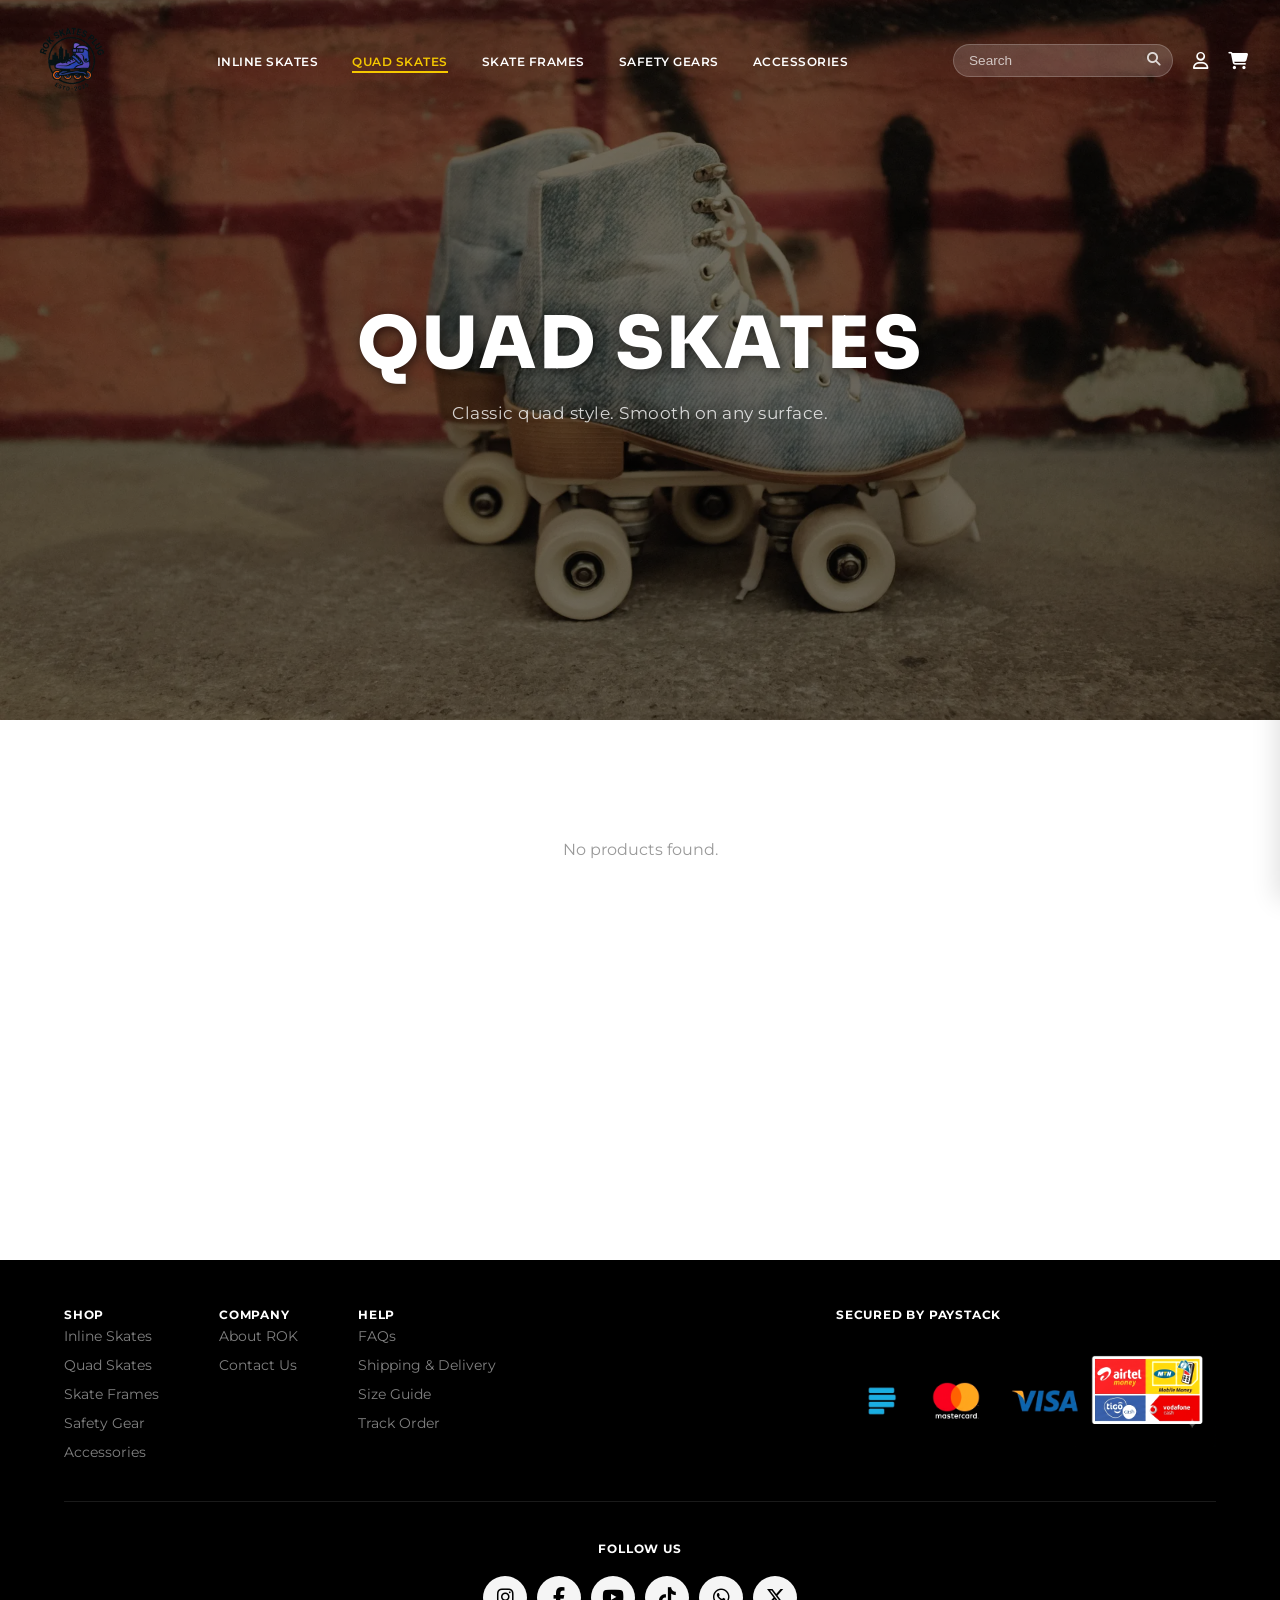
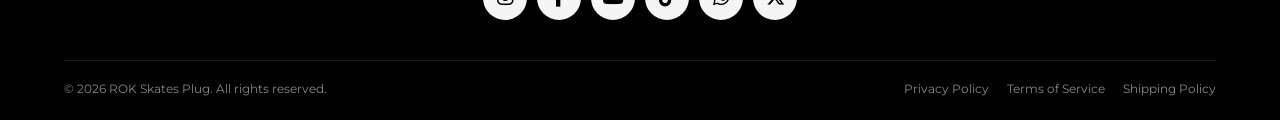
<file: templates/rollerskates.html>
<!DOCTYPE html>
<html lang="en">
<head>
    <meta charset="UTF-8">
    <meta name="viewport" content="width=device-width, initial-scale=1.0">
    <title>Quad Skates – ROK Skates Plug</title>
    <link rel="icon" type="image/png" href="/Assets/favicon.jpeg">
    <link rel="preconnect" href="https://fonts.googleapis.com">
    <link rel="preconnect" href="https://fonts.gstatic.com" crossorigin>
    <link href="https://fonts.googleapis.com/css2?family=Montserrat:wght@400;600;800&family=Sora:wght@700;800&display=swap" rel="stylesheet">
    <link href="https://fonts.cdnfonts.com/css/gilroy-bold" rel="stylesheet">
    <link rel="stylesheet" href="https://cdnjs.cloudflare.com/ajax/libs/font-awesome/6.5.1/css/all.min.css">
    <link rel="stylesheet" href="/style.css">
    <style>
        .nav-links a.active { color: #f5c800; }
        .nav-links a.active::after { width: 100%; background-color: #f5c800; }

        .page-hero {
            position: relative;
            width: 100%;
            height: 80vh;
            min-height: 420px;
            display: flex;
            align-items: center;
            justify-content: center;
            text-align: center;
            overflow: hidden;
            background-image:
                linear-gradient(rgba(0,0,0,0.55), rgba(0,0,0,0.55)),
                url('/Assets/rollerskate.webp');
            background-size: cover;
            background-position: center;
        }
        @media (max-width: 768px) {
            .page-hero { height: 40vh; min-height: 220px; }
        }

        .page-hero-content { position: relative; z-index: 2; padding: 20px; }

        .page-hero-content h1 {
            font-family: 'Sora', sans-serif;
            font-size: clamp(2.5rem, 6vw, 4.5rem);
            font-weight: 800;
            letter-spacing: 3px;
            text-transform: uppercase;
            color: #fff;
            text-shadow: 2px 2px 12px rgba(0,0,0,0.6);
        }

        .page-hero-content p {
            margin-top: 14px;
            font-size: 1.05rem;
            color: rgba(255,255,255,0.8);
            letter-spacing: 0.5px;
        }

        .page-content {
            background-color: #fff;
            color: #000;
            min-height: 60vh;
        }

        .products-section {
            padding: 60px 5%;
            max-width: 1400px;
            margin: 0 auto;
        }

        .products-grid {
            display: grid;
            grid-template-columns: repeat(4, 1fr);
            gap: 28px;
        }

        @media (max-width: 900px) {
            .products-grid { grid-template-columns: repeat(2, 1fr); gap: 16px; }
        }

        @media (max-width: 480px) {
            .products-grid { grid-template-columns: repeat(2, 1fr); gap: 12px; }
        }

        .grid-spinner {
            display: flex;
            justify-content: center;
            padding: 40px 0;
        }

        .grid-spinner::after {
            content: '';
            width: 36px;
            height: 36px;
            border: 3px solid #e0e0e0;
            border-top-color: #000;
            border-radius: 50%;
            animation: spin 0.7s linear infinite;
        }

        @keyframes spin { to { transform: rotate(360deg); } }

        .grid-empty {
            text-align: center;
            padding: 60px 20px;
            color: #999;
            font-size: 1rem;
        }

        .load-more-trigger { height: 1px; }
    </style>
</head>
<body>

    <header class="navbar" id="main-navbar">
        <div class="nav-container">
            <div class="nav-left">
                <button class="hamburger" id="hamburger-btn" aria-label="Toggle Menu">
                    <i class="fa-solid fa-bars"></i>
                </button>
                <div class="logo">
                    <a href="/index.html">
                        <img src="/Assets/ROKlogo.png" alt="ROK Store Logo">
                    </a>
                </div>
            </div>
            <nav class="nav-links" id="nav-links">
                <a href="/templates/inlineskates.html">INLINE SKATES</a>
                <a href="/templates/rollerskates.html" class="active">QUAD SKATES</a>
                <a href="/templates/skate_frames.html">SKATE FRAMES</a>
                <a href="/templates/safety_gear.html">SAFETY GEARS</a>
                <a href="/templates/Accessories.html">ACCESSORIES</a>
            </nav>
            <div class="nav-actions">
                <div class="search-bar" id="search-bar">
                    <input type="text" placeholder="Search" id="search-input">
                    <i class="fa-solid fa-magnifying-glass search-icon" id="search-toggle" aria-label="Toggle search"></i>
                </div>
                <a href="/templates/login.html" class="icon-link"><i class="fa-regular fa-user"></i></a>
                <a href="" class="icon-link cart-icon"><i class="fa-solid fa-cart-shopping"></i></a>
            </div>
        </div>
    </header>

    <section class="page-hero">
        <div class="page-hero-content">
            <h1>Quad Skates</h1>
            <p>Classic quad style. Smooth on any surface.</p>
        </div>
    </section>

    <div class="page-content">
        <div class="products-section">
            <div class="products-grid" id="products-grid"></div>
            <div class="grid-spinner" id="grid-spinner"></div>
            <div class="grid-empty" id="grid-empty" style="display:none;">No products found.</div>
            <div class="load-more-trigger" id="load-more-trigger"></div>
        </div>
    </div>

    <footer class="site-footer">
        <div class="footer-inner">
            <div class="footer-links-payment-row">
                <div class="footer-links-row">
                    <div class="footer-links-group">
                        <h4 class="footer-col-title">Shop</h4>
                        <ul>
                            <li><a href="/templates/inlineskates.html">Inline Skates</a></li>
                            <li><a href="/templates/rollerskates.html">Quad Skates</a></li>
                            <li><a href="/templates/skate_frames.html">Skate Frames</a></li>
                            <li><a href="/templates/safety_gear.html">Safety Gear</a></li>
                            <li><a href="/templates/Accessories.html">Accessories</a></li>
                        </ul>
                    </div>
                    <div class="footer-links-group">
                        <h4 class="footer-col-title">Company</h4>
                        <ul>
                            <li><a href="#">About ROK</a></li>
                            <li><a href="#">Contact Us</a></li>
                        </ul>
                    </div>
                    <div class="footer-links-group">
                        <h4 class="footer-col-title">Help</h4>
                        <ul>
                            <li><a href="#">FAQs</a></li>
                            <li><a href="#">Shipping &amp; Delivery</a></li>
                            <li><a href="#">Size Guide</a></li>
                            <li><a href="#">Track Order</a></li>
                        </ul>
                    </div>
                </div>
                <div class="footer-payments">
                    <span class="footer-payments-label">Secured by Paystack</span>
                    <img src="/Assets/paystack.png" alt="Accepted payment methods" class="footer-payment-img">
                </div>
            </div>
            <div class="footer-divider"></div>
            <div class="footer-top">
                <div class="footer-col footer-col-center">
                    <h3 class="footer-col-title">Follow Us</h3>
                    <div class="footer-socials">
                        <a href="#" class="footer-social-link" aria-label="Instagram"><i class="fa-brands fa-instagram"></i></a>
                        <a href="#" class="footer-social-link" aria-label="Facebook"><i class="fa-brands fa-facebook-f"></i></a>
                        <a href="#" class="footer-social-link" aria-label="YouTube"><i class="fa-brands fa-youtube"></i></a>
                        <a href="#" class="footer-social-link" aria-label="TikTok"><i class="fa-brands fa-tiktok"></i></a>
                        <a href="#" class="footer-social-link" aria-label="WhatsApp"><i class="fa-brands fa-whatsapp"></i></a>
                        <a href="#" class="footer-social-link" aria-label="X"><i class="fa-brands fa-x-twitter"></i></a>
                    </div>
                </div>
            </div>
            <div class="footer-divider"></div>
            <div class="footer-bottom">
                <p class="footer-copyright">&copy; <span id="footer-year"></span> ROK Skates Plug. All rights reserved.</p>
                <nav class="footer-legal">
                    <a href="#">Privacy Policy</a>
                    <a href="#">Terms of Service</a>
                    <a href="#">Shipping Policy</a>
                </nav>
            </div>
        </div>
    </footer>

    <script src="/config.js"></script>
    <script>
        const navbar = document.getElementById('main-navbar');
        window.addEventListener('scroll', () => {
            navbar.classList.toggle('scrolled', window.scrollY > 80);
        });

        const hamburgerBtn = document.getElementById('hamburger-btn');
        const navLinks     = document.getElementById('nav-links');

        hamburgerBtn.addEventListener('click', () => {
            navLinks.classList.toggle('active');
            const icon = hamburgerBtn.querySelector('i');
            icon.classList.toggle('fa-bars',  !navLinks.classList.contains('active'));
            icon.classList.toggle('fa-xmark',  navLinks.classList.contains('active'));
        });

        navLinks.querySelectorAll('a').forEach(link => {
            link.addEventListener('click', () => {
                navLinks.classList.remove('active');
                hamburgerBtn.querySelector('i').classList.replace('fa-xmark', 'fa-bars');
            });
        });

        const searchToggle = document.getElementById('search-toggle');
        const searchBar    = document.getElementById('search-bar');
        const searchInput  = document.getElementById('search-input');

        searchToggle.addEventListener('click', () => {
            const isOpen = searchBar.classList.toggle('search-open');
            if (isOpen) searchInput.focus();
            else searchInput.value = '';
        });

        document.addEventListener('click', e => {
            if (!searchBar.contains(e.target)) {
                searchBar.classList.remove('search-open');
                searchInput.value = '';
            }
        });

        document.getElementById('footer-year').textContent = new Date().getFullYear();

        // ── Product grid ──
        const CATEGORY    = 'roller-skates';
        const PAGE_SIZE   = 20;
        let   currentPage = 1;
        let   totalLoaded = 0;
        let   totalItems  = null;
        let   loading     = false;

        const grid    = document.getElementById('products-grid');
        const spinner = document.getElementById('grid-spinner');
        const emptyMsg= document.getElementById('grid-empty');
        const trigger = document.getElementById('load-more-trigger');

        function escHtml(str) {
            return String(str)
                .replace(/&/g,'&amp;').replace(/</g,'&lt;')
                .replace(/>/g,'&gt;').replace(/"/g,'&quot;');
        }

        function formatPrice(price) {
            return 'GH₵ ' + Number(price).toLocaleString('en-GH', {
                minimumFractionDigits: 2, maximumFractionDigits: 2
            });
        }

        function cardHTML(p) {
            const img = p.image_url
                ? `<img src="${escHtml(p.image_url)}" alt="${escHtml(p.name)}" class="fresh-product-img" loading="lazy">`
                : `<div class="fresh-product-img-placeholder"><i class="fa-regular fa-image"></i></div>`;
            return `
                <a href="/templates/product.html?id=${escHtml(p.id)}" class="fresh-product-card" data-id="${escHtml(p.id)}">
                    <div class="fresh-img-wrap">${img}</div>
                    <h3 class="fresh-product-name">${escHtml(p.name)}</h3>
                    <p class="fresh-product-price">${formatPrice(p.price)}</p>
                </a>`;
        }

        async function loadPage() {
            if (loading) return;
            if (totalItems !== null && totalLoaded >= totalItems) return;
            loading = true;
            spinner.style.display = 'flex';
            try {
                const res  = await fetch(`${ROK_CONFIG.API_BASE}/api/products?category=${CATEGORY}&page=${currentPage}&page_size=${PAGE_SIZE}`);
                if (!res.ok) throw new Error('fetch failed');
                const data = await res.json();
                totalItems = data.total;
                if (data.products && data.products.length > 0) {
                    data.products.forEach(p => grid.insertAdjacentHTML('beforeend', cardHTML(p)));
                    totalLoaded += data.products.length;
                    currentPage++;
                }
                if (totalLoaded === 0) emptyMsg.style.display = 'block';
            } catch (err) {
                console.error('Failed to load products:', err);
                if (totalLoaded === 0) emptyMsg.style.display = 'block';
            } finally {
                loading = false;
                spinner.style.display = 'none';
            }
        }

        const observer = new IntersectionObserver(entries => {
            if (entries[0].isIntersecting) loadPage();
        }, { rootMargin: '200px' });

        observer.observe(trigger);
        loadPage();
    </script>

    <!-- ── Cart Drawer ── -->
    <div class="cart-overlay" id="cart-overlay"></div>
    <aside class="cart-drawer" id="cart-drawer" aria-label="Shopping cart">
        <div class="cart-drawer-header">
            <span class="cart-drawer-title">Your Cart</span>
            <button class="cart-drawer-close" id="cart-drawer-close" aria-label="Close cart">
                <i class="fa-solid fa-xmark"></i>
            </button>
        </div>
        <div class="cart-drawer-body" id="cart-drawer-body"></div>
        <div class="cart-drawer-footer" id="cart-drawer-footer" style="display:none;">
            <div class="cart-subtotal-row">
                <span class="cart-subtotal-label">Subtotal</span>
                <span class="cart-subtotal-value" id="cart-subtotal">GH₵ 0.00</span>
            </div>
            <button class="btn-checkout" id="open-checkout-btn">Checkout</button>
        </div>
    </aside>

    <!-- ── Checkout Modal ── -->
    <div class="checkout-modal-overlay" id="checkout-modal-overlay">
        <div class="checkout-modal" role="dialog" aria-modal="true" aria-labelledby="checkout-modal-title">
            <div class="checkout-modal-header">
                <span class="checkout-modal-title" id="checkout-modal-title">Complete Your Order</span>
                <button class="checkout-modal-close" id="checkout-modal-close" aria-label="Close checkout">
                    <i class="fa-solid fa-xmark"></i>
                </button>
            </div>
            <div class="checkout-order-summary" id="checkout-summary-box">
                <div class="checkout-order-summary-title">Order Summary</div>
                <div id="checkout-summary-items"></div>
                <div class="checkout-summary-row checkout-summary-total">
                    <span>Total</span>
                    <span id="checkout-summary-total">GH&#x20B5; 0.00</span>
                </div>
            </div>
            <form id="checkout-form" novalidate>
                <div class="checkout-form-group">
                    <label for="co-name">Full Name</label>
                    <input type="text" id="co-name" placeholder="e.g. Kwame Asante" autocomplete="name" required>
                </div>
                <div class="checkout-form-group">
                    <label for="co-email">Email Address</label>
                    <input type="email" id="co-email" placeholder="e.g. kwame@gmail.com" autocomplete="email" required>
                </div>
                <div class="checkout-form-group">
                    <label for="co-phone">Phone Number</label>
                    <input type="tel" id="co-phone" placeholder="e.g. 0244123456" autocomplete="tel" required>
                </div>
                <div class="checkout-form-group">
                    <label for="co-address">Delivery Address</label>
                    <textarea id="co-address" placeholder="Street, City, Region" required></textarea>
                </div>
                <button type="submit" class="checkout-submit-btn" id="checkout-submit-btn">Pay with Paystack</button>
                <div class="checkout-error" id="checkout-error"></div>
                <p class="checkout-paystack-note">
                    <i class="fa-solid fa-lock"></i> Secured by Paystack
                </p>
            </form>
        </div>
    </div>

    <script src="/config.js"></script>
    <script>
        // ── Cart drawer logic ──
        const cartOverlay = document.getElementById('cart-overlay');
        const cartDrawer  = document.getElementById('cart-drawer');
        const cartBody    = document.getElementById('cart-drawer-body');
        const cartFooter  = document.getElementById('cart-drawer-footer');

        function openCart() {
            cartOverlay.classList.add('open');
            cartDrawer.classList.add('open');
            document.body.style.overflow = 'hidden';
            loadCart();
        }

        function closeCart() {
            cartOverlay.classList.remove('open');
            cartDrawer.classList.remove('open');
            document.body.style.overflow = '';
        }

        document.getElementById('cart-drawer-close').addEventListener('click', closeCart);
        cartOverlay.addEventListener('click', closeCart);

        document.querySelector('.cart-icon').addEventListener('click', e => {
            e.preventDefault();
            openCart();
        });

        function escHtmlCart(str) {
            return String(str)
                .replace(/&/g,'&amp;').replace(/</g,'&lt;')
                .replace(/>/g,'&gt;').replace(/"/g,'&quot;');
        }

        function fmtPrice(p) {
            return 'GH₵ ' + Number(p).toLocaleString('en-GH', { minimumFractionDigits:2, maximumFractionDigits:2 });
        }

        async function loadCart() {
            cartBody.innerHTML = '<div class="cart-drawer-loading"></div>';
            cartFooter.style.display = 'none';

            const token = localStorage.getItem('rok_token');

            if (token) {
                try {
                    const res = await fetch(`${ROK_CONFIG.API_BASE}/api/cart`, {
                        headers: { 'Authorization': `Bearer ${token}` }
                    });
                    if (!res.ok) throw new Error();
                    const data = await res.json();
                    renderAuthCart(data);
                } catch {
                    cartBody.innerHTML = `<div class="cart-drawer-empty"><i class="fa-solid fa-triangle-exclamation"></i><p>Could not load cart.</p></div>`;
                }
            } else {
                const items = JSON.parse(localStorage.getItem('rok_guest_cart') || '[]');
                if (items.length === 0) { renderEmpty(); return; }
                try {
                    const products = await Promise.all(
                        items.map(i => fetch(`${ROK_CONFIG.API_BASE}/api/products/${i.product_id}`).then(r => r.ok ? r.json() : null))
                    );
                    const enriched = items.map((item, idx) => ({ ...item, product: products[idx] })).filter(i => i.product);
                    renderGuestCart(enriched);
                } catch {
                    cartBody.innerHTML = `<div class="cart-drawer-empty"><i class="fa-solid fa-triangle-exclamation"></i><p>Could not load cart.</p></div>`;
                }
            }
        }

        function renderEmpty() {
            cartBody.innerHTML = `
                <div class="cart-drawer-empty">
                    <i class="fa-solid fa-cart-shopping"></i>
                    <p>Your cart is empty</p>
                </div>`;
            cartFooter.style.display = 'none';
        }

        function renderAuthCart(data) {
            if (!data.items || data.items.length === 0) { renderEmpty(); return; }
            cartBody.innerHTML = data.items.map(item => {
                const p = item.product;
                const stock = p ? (p.stock ?? 9999) : 9999;
                const atMax = item.quantity >= stock;
                const img = p && p.image_url
                    ? `<img src="${escHtmlCart(p.image_url)}" class="cart-item-img" alt="${escHtmlCart(p.name)}">`
                    : `<div class="cart-item-img-placeholder"><i class="fa-regular fa-image"></i></div>`;
                return `
                    <div class="cart-item-row" data-id="${escHtmlCart(item.product_id)}" data-stock="${stock}">
                        <a href="/templates/product.html?id=${escHtmlCart(item.product_id)}">${img}</a>
                        <div class="cart-item-info">
                            <div class="cart-item-name">${escHtmlCart(p ? p.name : 'Product')}</div>
                            <div class="cart-item-price">${fmtPrice(p ? p.price : 0)}</div>
                            <div class="cart-item-qty-row">
                                <button class="cart-item-qty-btn" data-action="dec" data-id="${escHtmlCart(item.product_id)}">−</button>
                                <span class="cart-item-qty-val">${item.quantity}</span>
                                <button class="cart-item-qty-btn" data-action="inc" data-id="${escHtmlCart(item.product_id)}"${atMax ? ' disabled aria-disabled="true"' : ''}>+</button>
                            </div>
                        </div>
                        <button class="cart-item-remove" data-id="${escHtmlCart(item.product_id)}" aria-label="Remove item">
                            <i class="fa-solid fa-xmark"></i>
                        </button>
                    </div>`;
            }).join('');
            document.getElementById('cart-subtotal').textContent = fmtPrice(data.total_price || 0);
            cartFooter.style.display = 'block';
            attachAuthCartHandlers();
        }

        function attachAuthCartHandlers() {
            const token = localStorage.getItem('rok_token');
            cartBody.querySelectorAll('.cart-item-qty-btn').forEach(btn => {
                btn.addEventListener('click', async () => {
                    if (btn.disabled) return;
                    const id    = btn.dataset.id;
                    const row   = cartBody.querySelector(`.cart-item-row[data-id="${id}"]`);
                    const stock = parseInt(row?.dataset.stock ?? '9999');
                    const valEl = row.querySelector('.cart-item-qty-val');
                    let qty = parseInt(valEl.textContent);
                    if (btn.dataset.action === 'inc') {
                        if (qty >= stock) return;
                        qty++;
                    } else {
                        qty = Math.max(1, qty - 1);
                    }
                    await fetch(`${ROK_CONFIG.API_BASE}/api/cart/${id}`, {
                        method: 'PUT',
                        headers: { 'Content-Type':'application/json', 'Authorization': `Bearer ${token}` },
                        body: JSON.stringify({ quantity: qty })
                    });
                    loadCart();
                });
            });
            cartBody.querySelectorAll('.cart-item-remove').forEach(btn => {
                btn.addEventListener('click', async () => {
                    await fetch(`${ROK_CONFIG.API_BASE}/api/cart/${btn.dataset.id}`, {
                        method: 'DELETE',
                        headers: { 'Authorization': `Bearer ${token}` }
                    });
                    loadCart();
                });
            });
        }

        function renderGuestCart(items) {
            if (items.length === 0) { renderEmpty(); return; }
            let subtotal = 0;
            cartBody.innerHTML = items.map(item => {
                const p = item.product;
                subtotal += p.price * item.quantity;
                const img = p.image_url
                    ? `<img src="${escHtmlCart(p.image_url)}" class="cart-item-img" alt="${escHtmlCart(p.name)}">`
                    : `<div class="cart-item-img-placeholder"><i class="fa-regular fa-image"></i></div>`;
                const atMax = item.quantity >= p.stock;
                return `
                    <div class="cart-item-row" data-id="${escHtmlCart(item.product_id)}" data-stock="${p.stock}">
                        <a href="/templates/product.html?id=${escHtmlCart(item.product_id)}">${img}</a>
                        <div class="cart-item-info">
                            <div class="cart-item-name">${escHtmlCart(p.name)}</div>
                            <div class="cart-item-price">${fmtPrice(p.price)}</div>
                            <div class="cart-item-qty-row">
                                <button class="cart-item-qty-btn" data-action="dec" data-id="${escHtmlCart(item.product_id)}">−</button>
                                <span class="cart-item-qty-val">${item.quantity}</span>
                                <button class="cart-item-qty-btn" data-action="inc" data-id="${escHtmlCart(item.product_id)}"${atMax ? ' disabled aria-disabled="true"' : ''}>+</button>
                            </div>
                        </div>
                        <button class="cart-item-remove" data-id="${escHtmlCart(item.product_id)}" aria-label="Remove item">
                            <i class="fa-solid fa-xmark"></i>
                        </button>
                    </div>`;
            }).join('');
            document.getElementById('cart-subtotal').textContent = fmtPrice(subtotal);
            cartFooter.style.display = 'block';
            attachGuestCartHandlers();
        }

        function attachGuestCartHandlers() {
            cartBody.querySelectorAll('.cart-item-qty-btn').forEach(btn => {
                btn.addEventListener('click', () => {
                    if (btn.disabled) return;
                    const id    = btn.dataset.id;
                    const row   = cartBody.querySelector(`.cart-item-row[data-id="${id}"]`);
                    const stock = parseInt(row?.dataset.stock ?? '9999');
                    const cart  = JSON.parse(localStorage.getItem('rok_guest_cart') || '[]');
                    const item  = cart.find(i => i.product_id === id);
                    if (!item) return;
                    if (btn.dataset.action === 'inc') {
                        if (item.quantity < stock) item.quantity++;
                    } else {
                        item.quantity = Math.max(1, item.quantity - 1);
                    }
                    localStorage.setItem('rok_guest_cart', JSON.stringify(cart));
                    loadCart();
                });
            });
            cartBody.querySelectorAll('.cart-item-remove').forEach(btn => {
                btn.addEventListener('click', () => {
                    let cart = JSON.parse(localStorage.getItem('rok_guest_cart') || '[]');
                    cart = cart.filter(i => i.product_id !== btn.dataset.id);
                    localStorage.setItem('rok_guest_cart', JSON.stringify(cart));
                    loadCart();
                });
            });
        }
        // ── Checkout modal logic ──
        const checkoutOverlay = document.getElementById('checkout-modal-overlay');
        const checkoutForm    = document.getElementById('checkout-form');
        const checkoutSubmit  = document.getElementById('checkout-submit-btn');
        const checkoutErrorEl = document.getElementById('checkout-error');

        function openCheckout() {
            const items = JSON.parse(localStorage.getItem('rok_guest_cart') || '[]');
            if (items.length === 0) return;
            const summaryItems = document.getElementById('checkout-summary-items');
            summaryItems.innerHTML = '';
            let total = 0;
            cartBody.querySelectorAll('.cart-item-row').forEach(row => {
                const id    = row.dataset.id;
                const item  = items.find(i => i.product_id === id);
                if (!item) return;
                const name  = row.querySelector('.cart-item-name')?.textContent || 'Product';
                const price = parseFloat(row.querySelector('.cart-item-price')?.textContent.replace(/[^\d.]/g, '') || 0);
                const qty   = parseInt(row.querySelector('.cart-item-qty-val')?.textContent || 1);
                total += price * qty;
                const div = document.createElement('div');
                div.className = 'checkout-summary-row';
                div.innerHTML = `<span>${escHtmlCart(name)} × ${qty}</span><span>${fmtPrice(price * qty)}</span>`;
                summaryItems.appendChild(div);
            });
            document.getElementById('checkout-summary-total').textContent = fmtPrice(total);
            closeCart();
            checkoutOverlay.classList.add('open');
            document.body.style.overflow = 'hidden';
            checkoutErrorEl.classList.remove('visible');
            checkoutErrorEl.textContent = '';
            checkoutSubmit.disabled = false;
            checkoutSubmit.textContent = 'Pay with Paystack';
        }

        function closeCheckout() {
            checkoutOverlay.classList.remove('open');
            document.body.style.overflow = '';
        }

        document.getElementById('open-checkout-btn').addEventListener('click', openCheckout);
        document.getElementById('checkout-modal-close').addEventListener('click', closeCheckout);
        checkoutOverlay.addEventListener('click', e => { if (e.target === checkoutOverlay) closeCheckout(); });

        checkoutForm.addEventListener('submit', async e => {
            e.preventDefault();
            const name    = document.getElementById('co-name').value.trim();
            const email   = document.getElementById('co-email').value.trim();
            const phone   = document.getElementById('co-phone').value.trim();
            const address = document.getElementById('co-address').value.trim();
            if (!name || !email || !phone || !address) {
                checkoutErrorEl.textContent = 'Please fill in all fields.';
                checkoutErrorEl.classList.add('visible'); return;
            }
            if (!/^[^\s@]+@[^\s@]+\.[^\s@]+$/.test(email)) {
                checkoutErrorEl.textContent = 'Please enter a valid email address.';
                checkoutErrorEl.classList.add('visible'); return;
            }
            const cartItems = JSON.parse(localStorage.getItem('rok_guest_cart') || '[]');
            if (cartItems.length === 0) {
                checkoutErrorEl.textContent = 'Your cart is empty.';
                checkoutErrorEl.classList.add('visible'); return;
            }
            checkoutSubmit.disabled = true;
            checkoutSubmit.textContent = 'Processing…';
            checkoutErrorEl.classList.remove('visible');
            try {
                // Validate quantities against live stock before submitting.
                const stockChecks = await Promise.all(
                    cartItems.map(i => fetch(`${ROK_CONFIG.API_BASE}/api/products/${i.product_id}`).then(r => r.ok ? r.json() : null))
                );
                const validatedItems = [];
                for (let i = 0; i < cartItems.length; i++) {
                    const product = stockChecks[i];
                    if (!product) continue;
                    const qty = Math.min(cartItems[i].quantity, product.stock);
                    if (qty < 1) continue;
                    if (qty < cartItems[i].quantity) cartItems[i].quantity = qty;
                    validatedItems.push({ product_id: cartItems[i].product_id, quantity: qty });
                }
                localStorage.setItem('rok_guest_cart', JSON.stringify(cartItems));
                if (validatedItems.length === 0) throw new Error('All items in your cart are out of stock.');

                const res = await fetch(`${ROK_CONFIG.API_BASE}/api/checkout`, {
                    method: 'POST',
                    headers: {
                        'Content-Type': 'application/json',
                        'Idempotency-Key': crypto.randomUUID(),
                    },
                    body: JSON.stringify({
                        email, shipping_address: `${name} | ${phone} | ${address}`,
                        cart_items: validatedItems
                    })
                });
                // Safely parse — backend may return plain-text errors on failure
                const text = await res.text();
                let data = null;
                try { data = JSON.parse(text); } catch (_) { /* plain-text error */ }
                if (!res.ok) throw new Error((data && data.message) || text || 'Checkout failed. Please try again.');
                window.location.href = data.authorization_url;
            } catch (err) {
                checkoutSubmit.disabled = false;
                checkoutSubmit.textContent = 'Pay with Paystack';
                checkoutErrorEl.textContent = err.message || 'Something went wrong. Please try again.';
                checkoutErrorEl.classList.add('visible');
            }
        });
    </script>
</body>
</html>
</file>
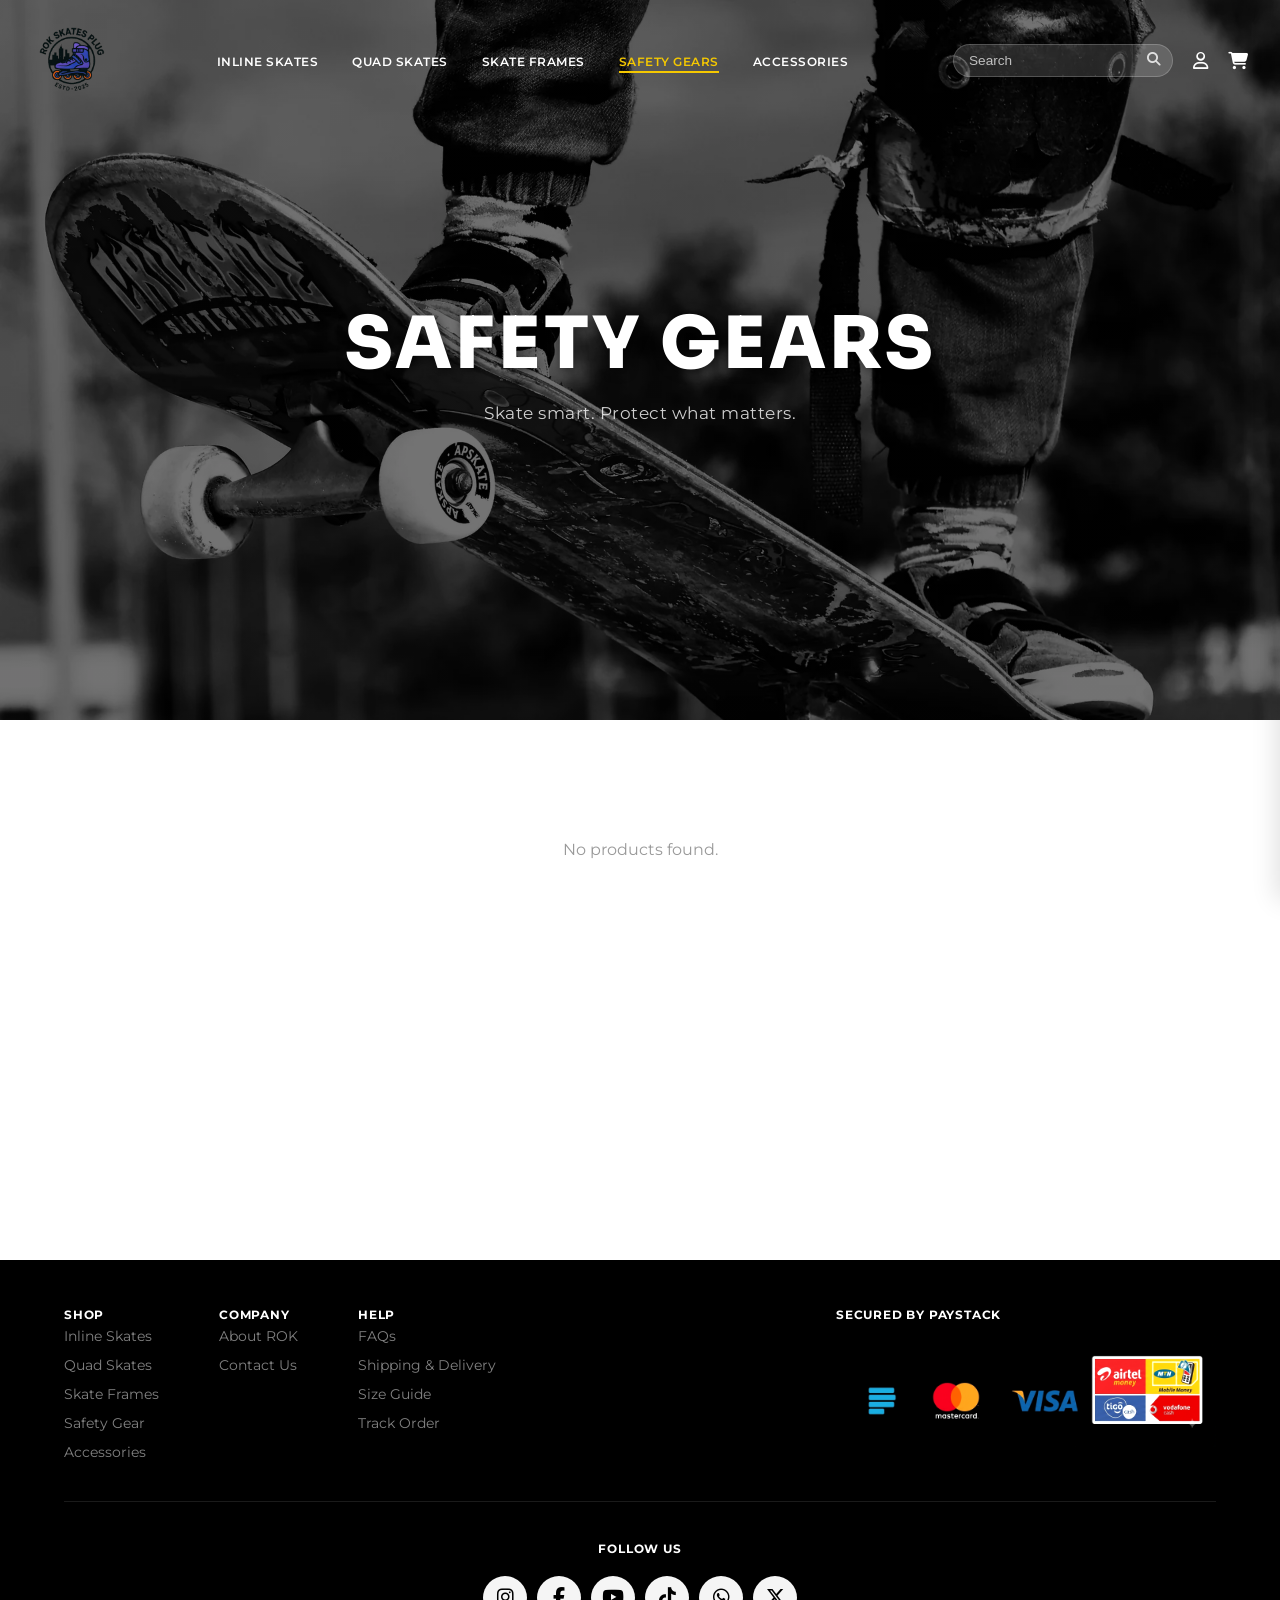
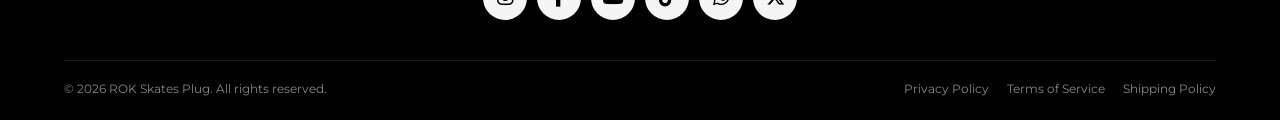
<file: templates/safety_gear.html>
<!DOCTYPE html>
<html lang="en">
<head>
    <meta charset="UTF-8">
    <meta name="viewport" content="width=device-width, initial-scale=1.0">
    <title>Safety Gear – ROK Skates Plug</title>
    <link rel="icon" type="image/png" href="/Assets/favicon.jpeg">
    <link rel="preconnect" href="https://fonts.googleapis.com">
    <link rel="preconnect" href="https://fonts.gstatic.com" crossorigin>
    <link href="https://fonts.googleapis.com/css2?family=Montserrat:wght@400;600;800&family=Sora:wght@700;800&display=swap" rel="stylesheet">
    <link href="https://fonts.cdnfonts.com/css/gilroy-bold" rel="stylesheet">
    <link rel="stylesheet" href="https://cdnjs.cloudflare.com/ajax/libs/font-awesome/6.5.1/css/all.min.css">
    <link rel="stylesheet" href="/style.css">
    <style>
        .nav-links a.active { color: #f5c800; }
        .nav-links a.active::after { width: 100%; background-color: #f5c800; }

        .page-hero {
            position: relative;
            width: 100%;
            height: 80vh;
            min-height: 420px;
            display: flex;
            align-items: center;
            justify-content: center;
            text-align: center;
            overflow: hidden;
            background-image:
                linear-gradient(rgba(0,0,0,0.55), rgba(0,0,0,0.55)),
                url('/Assets/protectionskate.webp');
            background-size: cover;
            background-position: center;
        }
        @media (max-width: 768px) {
            .page-hero { height: 40vh; min-height: 220px; }
        }

        .page-hero-content { position: relative; z-index: 2; padding: 20px; }

        .page-hero-content h1 {
            font-family: 'Sora', sans-serif;
            font-size: clamp(2.5rem, 6vw, 4.5rem);
            font-weight: 800;
            letter-spacing: 3px;
            text-transform: uppercase;
            color: #fff;
            text-shadow: 2px 2px 12px rgba(0,0,0,0.6);
        }

        .page-hero-content p {
            margin-top: 14px;
            font-size: 1.05rem;
            color: rgba(255,255,255,0.8);
            letter-spacing: 0.5px;
        }

        .page-content {
            background-color: #fff;
            color: #000;
            min-height: 60vh;
        }

        .products-section {
            padding: 60px 5%;
            max-width: 1400px;
            margin: 0 auto;
        }

        .products-grid {
            display: grid;
            grid-template-columns: repeat(4, 1fr);
            gap: 28px;
        }

        @media (max-width: 900px) {
            .products-grid { grid-template-columns: repeat(2, 1fr); gap: 16px; }
        }

        @media (max-width: 480px) {
            .products-grid { grid-template-columns: repeat(2, 1fr); gap: 12px; }
        }

        .grid-spinner {
            display: flex;
            justify-content: center;
            padding: 40px 0;
        }

        .grid-spinner::after {
            content: '';
            width: 36px;
            height: 36px;
            border: 3px solid #e0e0e0;
            border-top-color: #000;
            border-radius: 50%;
            animation: spin 0.7s linear infinite;
        }

        @keyframes spin { to { transform: rotate(360deg); } }

        .grid-empty {
            text-align: center;
            padding: 60px 20px;
            color: #999;
            font-size: 1rem;
        }

        .load-more-trigger { height: 1px; }
    </style>
</head>
<body>

    <header class="navbar" id="main-navbar">
        <div class="nav-container">
            <div class="nav-left">
                <button class="hamburger" id="hamburger-btn" aria-label="Toggle Menu">
                    <i class="fa-solid fa-bars"></i>
                </button>
                <div class="logo">
                    <a href="/index.html">
                        <img src="/Assets/ROKlogo.png" alt="ROK Store Logo">
                    </a>
                </div>
            </div>
            <nav class="nav-links" id="nav-links">
                <a href="/templates/inlineskates.html">INLINE SKATES</a>
                <a href="/templates/rollerskates.html">QUAD SKATES</a>
                <a href="/templates/skate_frames.html">SKATE FRAMES</a>
                <a href="/templates/safety_gear.html" class="active">SAFETY GEARS</a>
                <a href="/templates/Accessories.html">ACCESSORIES</a>
            </nav>
            <div class="nav-actions">
                <div class="search-bar" id="search-bar">
                    <input type="text" placeholder="Search" id="search-input">
                    <i class="fa-solid fa-magnifying-glass search-icon" id="search-toggle" aria-label="Toggle search"></i>
                </div>
                <a href="/templates/login.html" class="icon-link"><i class="fa-regular fa-user"></i></a>
                <a href="" class="icon-link cart-icon"><i class="fa-solid fa-cart-shopping"></i></a>
            </div>
        </div>
    </header>

    <section class="page-hero">
        <div class="page-hero-content">
            <h1>Safety Gears</h1>
            <p>Skate smart. Protect what matters.</p>
        </div>
    </section>

    <div class="page-content">
        <div class="products-section">
            <div class="products-grid" id="products-grid"></div>
            <div class="grid-spinner" id="grid-spinner"></div>
            <div class="grid-empty" id="grid-empty" style="display:none;">No products found.</div>
            <div class="load-more-trigger" id="load-more-trigger"></div>
        </div>
    </div>

    <footer class="site-footer">
        <div class="footer-inner">
            <div class="footer-links-payment-row">
                <div class="footer-links-row">
                    <div class="footer-links-group">
                        <h4 class="footer-col-title">Shop</h4>
                        <ul>
                            <li><a href="/templates/inlineskates.html">Inline Skates</a></li>
                            <li><a href="/templates/rollerskates.html">Quad Skates</a></li>
                            <li><a href="/templates/skate_frames.html">Skate Frames</a></li>
                            <li><a href="/templates/safety_gear.html">Safety Gear</a></li>
                            <li><a href="/templates/Accessories.html">Accessories</a></li>
                        </ul>
                    </div>
                    <div class="footer-links-group">
                        <h4 class="footer-col-title">Company</h4>
                        <ul>
                            <li><a href="#">About ROK</a></li>
                            <li><a href="#">Contact Us</a></li>
                        </ul>
                    </div>
                    <div class="footer-links-group">
                        <h4 class="footer-col-title">Help</h4>
                        <ul>
                            <li><a href="#">FAQs</a></li>
                            <li><a href="#">Shipping &amp; Delivery</a></li>
                            <li><a href="#">Size Guide</a></li>
                            <li><a href="#">Track Order</a></li>
                        </ul>
                    </div>
                </div>
                <div class="footer-payments">
                    <span class="footer-payments-label">Secured by Paystack</span>
                    <img src="/Assets/paystack.png" alt="Accepted payment methods" class="footer-payment-img">
                </div>
            </div>
            <div class="footer-divider"></div>
            <div class="footer-top">
                <div class="footer-col footer-col-center">
                    <h3 class="footer-col-title">Follow Us</h3>
                    <div class="footer-socials">
                        <a href="#" class="footer-social-link" aria-label="Instagram"><i class="fa-brands fa-instagram"></i></a>
                        <a href="#" class="footer-social-link" aria-label="Facebook"><i class="fa-brands fa-facebook-f"></i></a>
                        <a href="#" class="footer-social-link" aria-label="YouTube"><i class="fa-brands fa-youtube"></i></a>
                        <a href="#" class="footer-social-link" aria-label="TikTok"><i class="fa-brands fa-tiktok"></i></a>
                        <a href="#" class="footer-social-link" aria-label="WhatsApp"><i class="fa-brands fa-whatsapp"></i></a>
                        <a href="#" class="footer-social-link" aria-label="X"><i class="fa-brands fa-x-twitter"></i></a>
                    </div>
                </div>
            </div>
            <div class="footer-divider"></div>
            <div class="footer-bottom">
                <p class="footer-copyright">&copy; <span id="footer-year"></span> ROK Skates Plug. All rights reserved.</p>
                <nav class="footer-legal">
                    <a href="#">Privacy Policy</a>
                    <a href="#">Terms of Service</a>
                    <a href="#">Shipping Policy</a>
                </nav>
            </div>
        </div>
    </footer>

    <script src="/config.js"></script>
    <script>
        const navbar = document.getElementById('main-navbar');
        window.addEventListener('scroll', () => {
            navbar.classList.toggle('scrolled', window.scrollY > 80);
        });

        const hamburgerBtn = document.getElementById('hamburger-btn');
        const navLinks     = document.getElementById('nav-links');

        hamburgerBtn.addEventListener('click', () => {
            navLinks.classList.toggle('active');
            const icon = hamburgerBtn.querySelector('i');
            icon.classList.toggle('fa-bars',  !navLinks.classList.contains('active'));
            icon.classList.toggle('fa-xmark',  navLinks.classList.contains('active'));
        });

        navLinks.querySelectorAll('a').forEach(link => {
            link.addEventListener('click', () => {
                navLinks.classList.remove('active');
                hamburgerBtn.querySelector('i').classList.replace('fa-xmark', 'fa-bars');
            });
        });

        const searchToggle = document.getElementById('search-toggle');
        const searchBar    = document.getElementById('search-bar');
        const searchInput  = document.getElementById('search-input');

        searchToggle.addEventListener('click', () => {
            const isOpen = searchBar.classList.toggle('search-open');
            if (isOpen) searchInput.focus();
            else searchInput.value = '';
        });

        document.addEventListener('click', e => {
            if (!searchBar.contains(e.target)) {
                searchBar.classList.remove('search-open');
                searchInput.value = '';
            }
        });

        document.getElementById('footer-year').textContent = new Date().getFullYear();

        // ── Product grid ──
        const CATEGORY    = 'safety-gear';
        const PAGE_SIZE   = 20;
        let   currentPage = 1;
        let   totalLoaded = 0;
        let   totalItems  = null;
        let   loading     = false;

        const grid    = document.getElementById('products-grid');
        const spinner = document.getElementById('grid-spinner');
        const emptyMsg= document.getElementById('grid-empty');
        const trigger = document.getElementById('load-more-trigger');

        function escHtml(str) {
            return String(str)
                .replace(/&/g,'&amp;').replace(/</g,'&lt;')
                .replace(/>/g,'&gt;').replace(/"/g,'&quot;');
        }

        function formatPrice(price) {
            return 'GH₵ ' + Number(price).toLocaleString('en-GH', {
                minimumFractionDigits: 2, maximumFractionDigits: 2
            });
        }

        function cardHTML(p) {
            const img = p.image_url
                ? `<img src="${escHtml(p.image_url)}" alt="${escHtml(p.name)}" class="fresh-product-img" loading="lazy">`
                : `<div class="fresh-product-img-placeholder"><i class="fa-regular fa-image"></i></div>`;
            return `
                <a href="/templates/product.html?id=${escHtml(p.id)}" class="fresh-product-card" data-id="${escHtml(p.id)}">
                    <div class="fresh-img-wrap">${img}</div>
                    <h3 class="fresh-product-name">${escHtml(p.name)}</h3>
                    <p class="fresh-product-price">${formatPrice(p.price)}</p>
                </a>`;
        }

        async function loadPage() {
            if (loading) return;
            if (totalItems !== null && totalLoaded >= totalItems) return;
            loading = true;
            spinner.style.display = 'flex';
            try {
                const res  = await fetch(`${ROK_CONFIG.API_BASE}/api/products?category=${CATEGORY}&page=${currentPage}&page_size=${PAGE_SIZE}`);
                if (!res.ok) throw new Error('fetch failed');
                const data = await res.json();
                totalItems = data.total;
                if (data.products && data.products.length > 0) {
                    data.products.forEach(p => grid.insertAdjacentHTML('beforeend', cardHTML(p)));
                    totalLoaded += data.products.length;
                    currentPage++;
                }
                if (totalLoaded === 0) emptyMsg.style.display = 'block';
            } catch (err) {
                console.error('Failed to load products:', err);
                if (totalLoaded === 0) emptyMsg.style.display = 'block';
            } finally {
                loading = false;
                spinner.style.display = 'none';
            }
        }

        const observer = new IntersectionObserver(entries => {
            if (entries[0].isIntersecting) loadPage();
        }, { rootMargin: '200px' });

        observer.observe(trigger);
        loadPage();
    </script>

    <!-- ── Cart Drawer ── -->
    <div class="cart-overlay" id="cart-overlay"></div>
    <aside class="cart-drawer" id="cart-drawer" aria-label="Shopping cart">
        <div class="cart-drawer-header">
            <span class="cart-drawer-title">Your Cart</span>
            <button class="cart-drawer-close" id="cart-drawer-close" aria-label="Close cart">
                <i class="fa-solid fa-xmark"></i>
            </button>
        </div>
        <div class="cart-drawer-body" id="cart-drawer-body"></div>
        <div class="cart-drawer-footer" id="cart-drawer-footer" style="display:none;">
            <div class="cart-subtotal-row">
                <span class="cart-subtotal-label">Subtotal</span>
                <span class="cart-subtotal-value" id="cart-subtotal">GH₵ 0.00</span>
            </div>
            <button class="btn-checkout" id="open-checkout-btn">Checkout</button>
        </div>
    </aside>

    <!-- ── Checkout Modal ── -->
    <div class="checkout-modal-overlay" id="checkout-modal-overlay">
        <div class="checkout-modal" role="dialog" aria-modal="true" aria-labelledby="checkout-modal-title">
            <div class="checkout-modal-header">
                <span class="checkout-modal-title" id="checkout-modal-title">Complete Your Order</span>
                <button class="checkout-modal-close" id="checkout-modal-close" aria-label="Close checkout">
                    <i class="fa-solid fa-xmark"></i>
                </button>
            </div>
            <div class="checkout-order-summary" id="checkout-summary-box">
                <div class="checkout-order-summary-title">Order Summary</div>
                <div id="checkout-summary-items"></div>
                <div class="checkout-summary-row checkout-summary-total">
                    <span>Total</span>
                    <span id="checkout-summary-total">GH&#x20B5; 0.00</span>
                </div>
            </div>
            <form id="checkout-form" novalidate>
                <div class="checkout-form-group">
                    <label for="co-name">Full Name</label>
                    <input type="text" id="co-name" placeholder="e.g. Kwame Asante" autocomplete="name" required>
                </div>
                <div class="checkout-form-group">
                    <label for="co-email">Email Address</label>
                    <input type="email" id="co-email" placeholder="e.g. kwame@gmail.com" autocomplete="email" required>
                </div>
                <div class="checkout-form-group">
                    <label for="co-phone">Phone Number</label>
                    <input type="tel" id="co-phone" placeholder="e.g. 0244123456" autocomplete="tel" required>
                </div>
                <div class="checkout-form-group">
                    <label for="co-address">Delivery Address</label>
                    <textarea id="co-address" placeholder="Street, City, Region" required></textarea>
                </div>
                <button type="submit" class="checkout-submit-btn" id="checkout-submit-btn">Pay with Paystack</button>
                <div class="checkout-error" id="checkout-error"></div>
                <p class="checkout-paystack-note">
                    <i class="fa-solid fa-lock"></i> Secured by Paystack
                </p>
            </form>
        </div>
    </div>

    <script src="/config.js"></script>
    <script>
        // ── Cart drawer logic ──
        const cartOverlay = document.getElementById('cart-overlay');
        const cartDrawer  = document.getElementById('cart-drawer');
        const cartBody    = document.getElementById('cart-drawer-body');
        const cartFooter  = document.getElementById('cart-drawer-footer');

        function openCart() {
            cartOverlay.classList.add('open');
            cartDrawer.classList.add('open');
            document.body.style.overflow = 'hidden';
            loadCart();
        }

        function closeCart() {
            cartOverlay.classList.remove('open');
            cartDrawer.classList.remove('open');
            document.body.style.overflow = '';
        }

        document.getElementById('cart-drawer-close').addEventListener('click', closeCart);
        cartOverlay.addEventListener('click', closeCart);

        document.querySelector('.cart-icon').addEventListener('click', e => {
            e.preventDefault();
            openCart();
        });

        function escHtmlCart(str) {
            return String(str)
                .replace(/&/g,'&amp;').replace(/</g,'&lt;')
                .replace(/>/g,'&gt;').replace(/"/g,'&quot;');
        }

        function fmtPrice(p) {
            return 'GH₵ ' + Number(p).toLocaleString('en-GH', { minimumFractionDigits:2, maximumFractionDigits:2 });
        }

        async function loadCart() {
            cartBody.innerHTML = '<div class="cart-drawer-loading"></div>';
            cartFooter.style.display = 'none';

            const token = localStorage.getItem('rok_token');

            if (token) {
                try {
                    const res = await fetch(`${ROK_CONFIG.API_BASE}/api/cart`, {
                        headers: { 'Authorization': `Bearer ${token}` }
                    });
                    if (!res.ok) throw new Error();
                    const data = await res.json();
                    renderAuthCart(data);
                } catch {
                    cartBody.innerHTML = `<div class="cart-drawer-empty"><i class="fa-solid fa-triangle-exclamation"></i><p>Could not load cart.</p></div>`;
                }
            } else {
                const items = JSON.parse(localStorage.getItem('rok_guest_cart') || '[]');
                if (items.length === 0) { renderEmpty(); return; }
                try {
                    const products = await Promise.all(
                        items.map(i => fetch(`${ROK_CONFIG.API_BASE}/api/products/${i.product_id}`).then(r => r.ok ? r.json() : null))
                    );
                    const enriched = items.map((item, idx) => ({ ...item, product: products[idx] })).filter(i => i.product);
                    renderGuestCart(enriched);
                } catch {
                    cartBody.innerHTML = `<div class="cart-drawer-empty"><i class="fa-solid fa-triangle-exclamation"></i><p>Could not load cart.</p></div>`;
                }
            }
        }

        function renderEmpty() {
            cartBody.innerHTML = `
                <div class="cart-drawer-empty">
                    <i class="fa-solid fa-cart-shopping"></i>
                    <p>Your cart is empty</p>
                </div>`;
            cartFooter.style.display = 'none';
        }

        function renderAuthCart(data) {
            if (!data.items || data.items.length === 0) { renderEmpty(); return; }
            cartBody.innerHTML = data.items.map(item => {
                const p = item.product;
                const stock = p ? (p.stock ?? 9999) : 9999;
                const atMax = item.quantity >= stock;
                const img = p && p.image_url
                    ? `<img src="${escHtmlCart(p.image_url)}" class="cart-item-img" alt="${escHtmlCart(p.name)}">`
                    : `<div class="cart-item-img-placeholder"><i class="fa-regular fa-image"></i></div>`;
                return `
                    <div class="cart-item-row" data-id="${escHtmlCart(item.product_id)}" data-stock="${stock}">
                        <a href="/templates/product.html?id=${escHtmlCart(item.product_id)}">${img}</a>
                        <div class="cart-item-info">
                            <div class="cart-item-name">${escHtmlCart(p ? p.name : 'Product')}</div>
                            <div class="cart-item-price">${fmtPrice(p ? p.price : 0)}</div>
                            <div class="cart-item-qty-row">
                                <button class="cart-item-qty-btn" data-action="dec" data-id="${escHtmlCart(item.product_id)}">−</button>
                                <span class="cart-item-qty-val">${item.quantity}</span>
                                <button class="cart-item-qty-btn" data-action="inc" data-id="${escHtmlCart(item.product_id)}"${atMax ? ' disabled aria-disabled="true"' : ''}>+</button>
                            </div>
                        </div>
                        <button class="cart-item-remove" data-id="${escHtmlCart(item.product_id)}" aria-label="Remove item">
                            <i class="fa-solid fa-xmark"></i>
                        </button>
                    </div>`;
            }).join('');
            document.getElementById('cart-subtotal').textContent = fmtPrice(data.total_price || 0);
            cartFooter.style.display = 'block';
            attachAuthCartHandlers();
        }

        function attachAuthCartHandlers() {
            const token = localStorage.getItem('rok_token');
            cartBody.querySelectorAll('.cart-item-qty-btn').forEach(btn => {
                btn.addEventListener('click', async () => {
                    if (btn.disabled) return;
                    const id    = btn.dataset.id;
                    const row   = cartBody.querySelector(`.cart-item-row[data-id="${id}"]`);
                    const stock = parseInt(row?.dataset.stock ?? '9999');
                    const valEl = row.querySelector('.cart-item-qty-val');
                    let qty = parseInt(valEl.textContent);
                    if (btn.dataset.action === 'inc') {
                        if (qty >= stock) return;
                        qty++;
                    } else {
                        qty = Math.max(1, qty - 1);
                    }
                    await fetch(`${ROK_CONFIG.API_BASE}/api/cart/${id}`, {
                        method: 'PUT',
                        headers: { 'Content-Type':'application/json', 'Authorization': `Bearer ${token}` },
                        body: JSON.stringify({ quantity: qty })
                    });
                    loadCart();
                });
            });
            cartBody.querySelectorAll('.cart-item-remove').forEach(btn => {
                btn.addEventListener('click', async () => {
                    await fetch(`${ROK_CONFIG.API_BASE}/api/cart/${btn.dataset.id}`, {
                        method: 'DELETE',
                        headers: { 'Authorization': `Bearer ${token}` }
                    });
                    loadCart();
                });
            });
        }

        function renderGuestCart(items) {
            if (items.length === 0) { renderEmpty(); return; }
            let subtotal = 0;
            cartBody.innerHTML = items.map(item => {
                const p = item.product;
                subtotal += p.price * item.quantity;
                const img = p.image_url
                    ? `<img src="${escHtmlCart(p.image_url)}" class="cart-item-img" alt="${escHtmlCart(p.name)}">`
                    : `<div class="cart-item-img-placeholder"><i class="fa-regular fa-image"></i></div>`;
                const atMax = item.quantity >= p.stock;
                return `
                    <div class="cart-item-row" data-id="${escHtmlCart(item.product_id)}" data-stock="${p.stock}">
                        <a href="/templates/product.html?id=${escHtmlCart(item.product_id)}">${img}</a>
                        <div class="cart-item-info">
                            <div class="cart-item-name">${escHtmlCart(p.name)}</div>
                            <div class="cart-item-price">${fmtPrice(p.price)}</div>
                            <div class="cart-item-qty-row">
                                <button class="cart-item-qty-btn" data-action="dec" data-id="${escHtmlCart(item.product_id)}">−</button>
                                <span class="cart-item-qty-val">${item.quantity}</span>
                                <button class="cart-item-qty-btn" data-action="inc" data-id="${escHtmlCart(item.product_id)}"${atMax ? ' disabled aria-disabled="true"' : ''}>+</button>
                            </div>
                        </div>
                        <button class="cart-item-remove" data-id="${escHtmlCart(item.product_id)}" aria-label="Remove item">
                            <i class="fa-solid fa-xmark"></i>
                        </button>
                    </div>`;
            }).join('');
            document.getElementById('cart-subtotal').textContent = fmtPrice(subtotal);
            cartFooter.style.display = 'block';
            attachGuestCartHandlers();
        }

        function attachGuestCartHandlers() {
            cartBody.querySelectorAll('.cart-item-qty-btn').forEach(btn => {
                btn.addEventListener('click', () => {
                    if (btn.disabled) return;
                    const id    = btn.dataset.id;
                    const row   = cartBody.querySelector(`.cart-item-row[data-id="${id}"]`);
                    const stock = parseInt(row?.dataset.stock ?? '9999');
                    const cart  = JSON.parse(localStorage.getItem('rok_guest_cart') || '[]');
                    const item  = cart.find(i => i.product_id === id);
                    if (!item) return;
                    if (btn.dataset.action === 'inc') {
                        if (item.quantity < stock) item.quantity++;
                    } else {
                        item.quantity = Math.max(1, item.quantity - 1);
                    }
                    localStorage.setItem('rok_guest_cart', JSON.stringify(cart));
                    loadCart();
                });
            });
            cartBody.querySelectorAll('.cart-item-remove').forEach(btn => {
                btn.addEventListener('click', () => {
                    let cart = JSON.parse(localStorage.getItem('rok_guest_cart') || '[]');
                    cart = cart.filter(i => i.product_id !== btn.dataset.id);
                    localStorage.setItem('rok_guest_cart', JSON.stringify(cart));
                    loadCart();
                });
            });
        }
        // ── Checkout modal logic ──
        const checkoutOverlay = document.getElementById('checkout-modal-overlay');
        const checkoutForm    = document.getElementById('checkout-form');
        const checkoutSubmit  = document.getElementById('checkout-submit-btn');
        const checkoutErrorEl = document.getElementById('checkout-error');

        function openCheckout() {
            const items = JSON.parse(localStorage.getItem('rok_guest_cart') || '[]');
            if (items.length === 0) return;
            const summaryItems = document.getElementById('checkout-summary-items');
            summaryItems.innerHTML = '';
            let total = 0;
            cartBody.querySelectorAll('.cart-item-row').forEach(row => {
                const id    = row.dataset.id;
                const item  = items.find(i => i.product_id === id);
                if (!item) return;
                const name  = row.querySelector('.cart-item-name')?.textContent || 'Product';
                const price = parseFloat(row.querySelector('.cart-item-price')?.textContent.replace(/[^\d.]/g, '') || 0);
                const qty   = parseInt(row.querySelector('.cart-item-qty-val')?.textContent || 1);
                total += price * qty;
                const div = document.createElement('div');
                div.className = 'checkout-summary-row';
                div.innerHTML = `<span>${escHtmlCart(name)} × ${qty}</span><span>${fmtPrice(price * qty)}</span>`;
                summaryItems.appendChild(div);
            });
            document.getElementById('checkout-summary-total').textContent = fmtPrice(total);
            closeCart();
            checkoutOverlay.classList.add('open');
            document.body.style.overflow = 'hidden';
            checkoutErrorEl.classList.remove('visible');
            checkoutErrorEl.textContent = '';
            checkoutSubmit.disabled = false;
            checkoutSubmit.textContent = 'Pay with Paystack';
        }

        function closeCheckout() {
            checkoutOverlay.classList.remove('open');
            document.body.style.overflow = '';
        }

        document.getElementById('open-checkout-btn').addEventListener('click', openCheckout);
        document.getElementById('checkout-modal-close').addEventListener('click', closeCheckout);
        checkoutOverlay.addEventListener('click', e => { if (e.target === checkoutOverlay) closeCheckout(); });

        checkoutForm.addEventListener('submit', async e => {
            e.preventDefault();
            const name    = document.getElementById('co-name').value.trim();
            const email   = document.getElementById('co-email').value.trim();
            const phone   = document.getElementById('co-phone').value.trim();
            const address = document.getElementById('co-address').value.trim();
            if (!name || !email || !phone || !address) {
                checkoutErrorEl.textContent = 'Please fill in all fields.';
                checkoutErrorEl.classList.add('visible'); return;
            }
            if (!/^[^\s@]+@[^\s@]+\.[^\s@]+$/.test(email)) {
                checkoutErrorEl.textContent = 'Please enter a valid email address.';
                checkoutErrorEl.classList.add('visible'); return;
            }
            const cartItems = JSON.parse(localStorage.getItem('rok_guest_cart') || '[]');
            if (cartItems.length === 0) {
                checkoutErrorEl.textContent = 'Your cart is empty.';
                checkoutErrorEl.classList.add('visible'); return;
            }
            checkoutSubmit.disabled = true;
            checkoutSubmit.textContent = 'Processing…';
            checkoutErrorEl.classList.remove('visible');
            try {
                // Validate quantities against live stock before submitting.
                const stockChecks = await Promise.all(
                    cartItems.map(i => fetch(`${ROK_CONFIG.API_BASE}/api/products/${i.product_id}`).then(r => r.ok ? r.json() : null))
                );
                const validatedItems = [];
                for (let i = 0; i < cartItems.length; i++) {
                    const product = stockChecks[i];
                    if (!product) continue;
                    const qty = Math.min(cartItems[i].quantity, product.stock);
                    if (qty < 1) continue;
                    if (qty < cartItems[i].quantity) cartItems[i].quantity = qty;
                    validatedItems.push({ product_id: cartItems[i].product_id, quantity: qty });
                }
                localStorage.setItem('rok_guest_cart', JSON.stringify(cartItems));
                if (validatedItems.length === 0) throw new Error('All items in your cart are out of stock.');

                const res = await fetch(`${ROK_CONFIG.API_BASE}/api/checkout`, {
                    method: 'POST',
                    headers: {
                        'Content-Type': 'application/json',
                        'Idempotency-Key': crypto.randomUUID(),
                    },
                    body: JSON.stringify({
                        email, shipping_address: `${name} | ${phone} | ${address}`,
                        cart_items: validatedItems
                    })
                });
                // Safely parse — backend may return plain-text errors on failure
                const text = await res.text();
                let data = null;
                try { data = JSON.parse(text); } catch (_) { /* plain-text error */ }
                if (!res.ok) throw new Error((data && data.message) || text || 'Checkout failed. Please try again.');
                window.location.href = data.authorization_url;
            } catch (err) {
                checkoutSubmit.disabled = false;
                checkoutSubmit.textContent = 'Pay with Paystack';
                checkoutErrorEl.textContent = err.message || 'Something went wrong. Please try again.';
                checkoutErrorEl.classList.add('visible');
            }
        });
    </script>
</body>
</html>
</file>
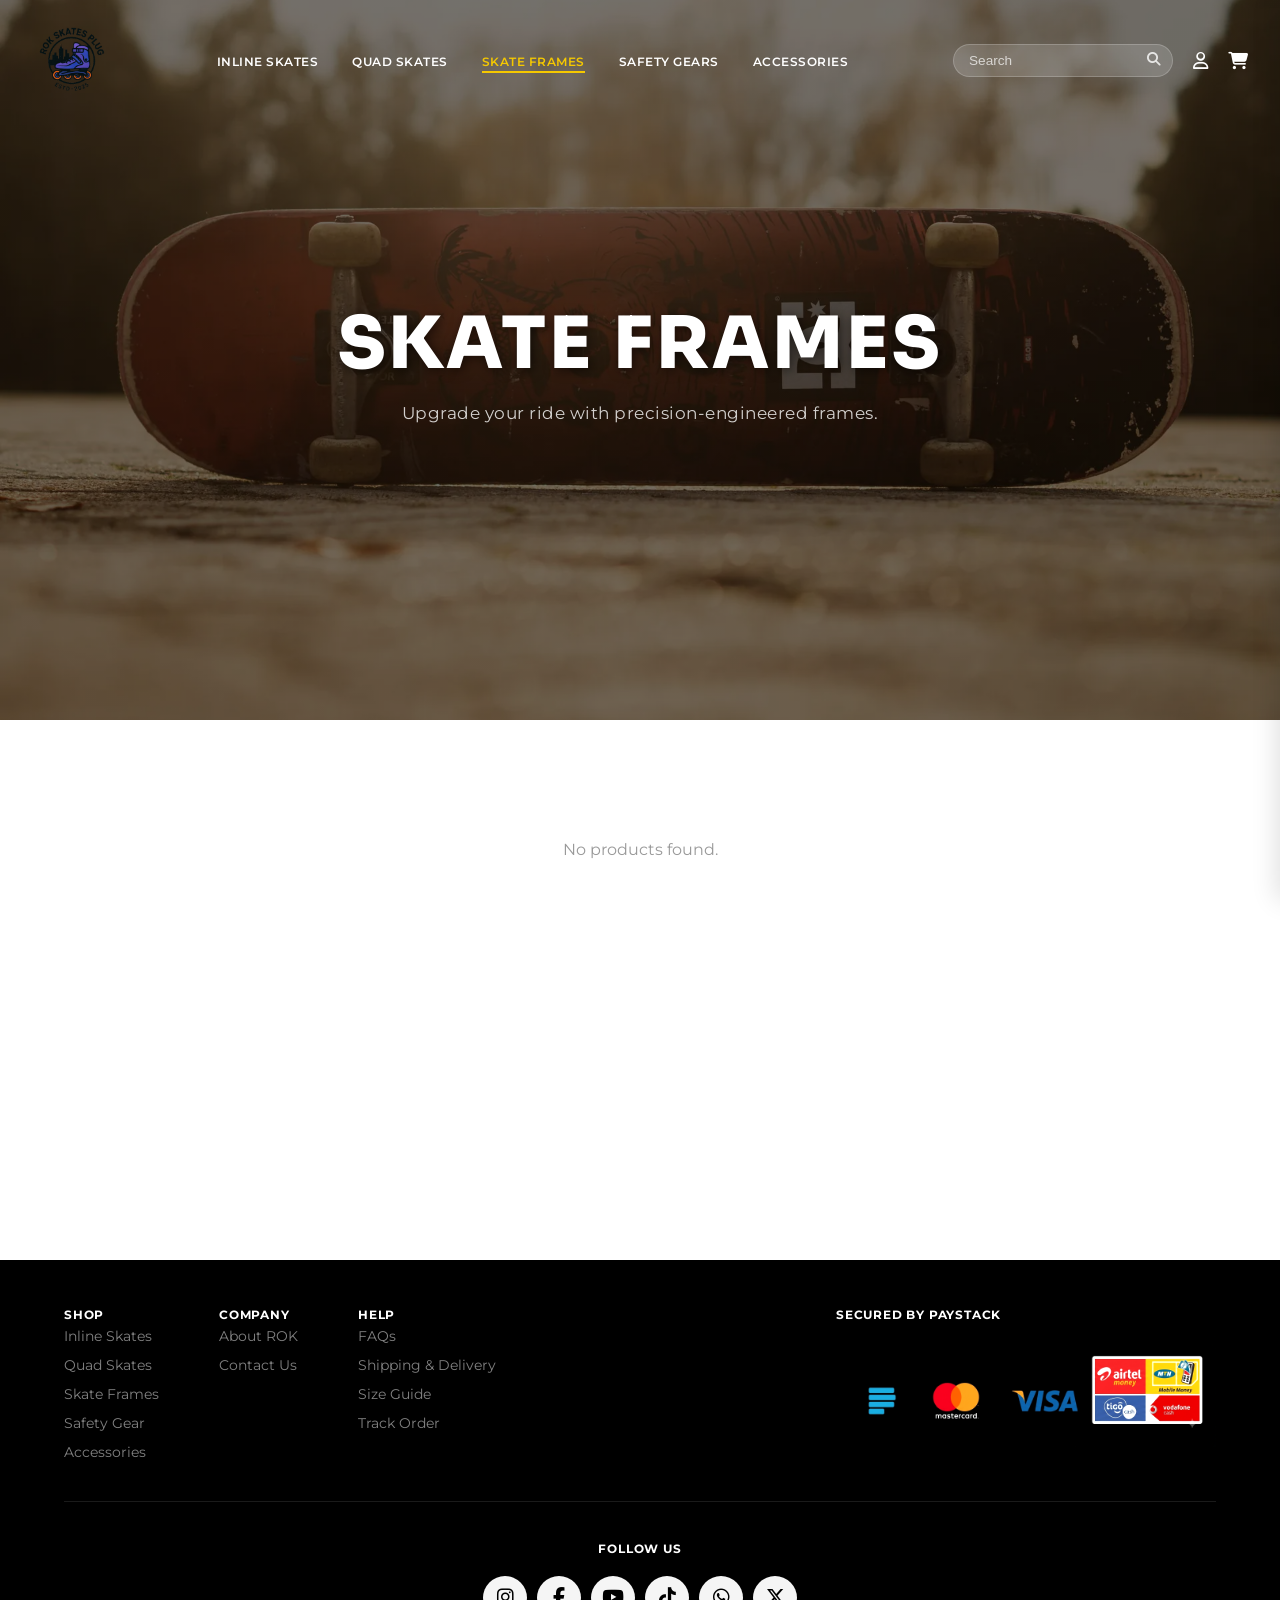
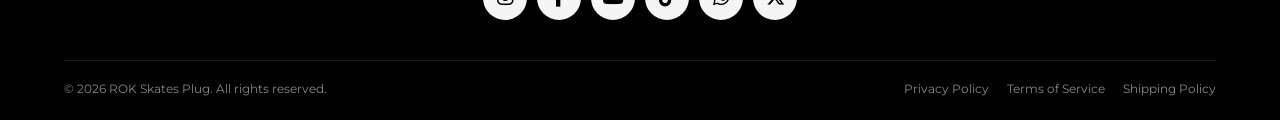
<file: templates/skate_frames.html>
<!DOCTYPE html>
<html lang="en">
<head>
    <meta charset="UTF-8">
    <meta name="viewport" content="width=device-width, initial-scale=1.0">
    <title>Skate Frames – ROK Skates Plug</title>
    <link rel="icon" type="image/png" href="/Assets/favicon.jpeg">
    <link rel="preconnect" href="https://fonts.googleapis.com">
    <link rel="preconnect" href="https://fonts.gstatic.com" crossorigin>
    <link href="https://fonts.googleapis.com/css2?family=Montserrat:wght@400;600;800&family=Sora:wght@700;800&display=swap" rel="stylesheet">
    <link href="https://fonts.cdnfonts.com/css/gilroy-bold" rel="stylesheet">
    <link rel="stylesheet" href="https://cdnjs.cloudflare.com/ajax/libs/font-awesome/6.5.1/css/all.min.css">
    <link rel="stylesheet" href="/style.css">
    <style>
        .nav-links a.active { color: #f5c800; }
        .nav-links a.active::after { width: 100%; background-color: #f5c800; }

        .page-hero {
            position: relative;
            width: 100%;
            height: 80vh;
            min-height: 420px;
            display: flex;
            align-items: center;
            justify-content: center;
            text-align: center;
            overflow: hidden;
            background-image:
                linear-gradient(rgba(0,0,0,0.55), rgba(0,0,0,0.55)),
                url('/Assets/skateframes.webp');
            background-size: cover;
            background-position: center;
        }
        @media (max-width: 768px) {
            .page-hero { height: 40vh; min-height: 220px; }
        }

        .page-hero-content { position: relative; z-index: 2; padding: 20px; }

        .page-hero-content h1 {
            font-family: 'Sora', sans-serif;
            font-size: clamp(2.5rem, 6vw, 4.5rem);
            font-weight: 800;
            letter-spacing: 3px;
            text-transform: uppercase;
            color: #fff;
            text-shadow: 2px 2px 12px rgba(0,0,0,0.6);
        }

        .page-hero-content p {
            margin-top: 14px;
            font-size: 1.05rem;
            color: rgba(255,255,255,0.8);
            letter-spacing: 0.5px;
        }

        .page-content {
            background-color: #fff;
            color: #000;
            min-height: 60vh;
        }

        .products-section {
            padding: 60px 5%;
            max-width: 1400px;
            margin: 0 auto;
        }

        .products-grid {
            display: grid;
            grid-template-columns: repeat(4, 1fr);
            gap: 28px;
        }

        @media (max-width: 900px) {
            .products-grid { grid-template-columns: repeat(2, 1fr); gap: 16px; }
        }

        @media (max-width: 480px) {
            .products-grid { grid-template-columns: repeat(2, 1fr); gap: 12px; }
        }

        .grid-spinner {
            display: flex;
            justify-content: center;
            padding: 40px 0;
        }

        .grid-spinner::after {
            content: '';
            width: 36px;
            height: 36px;
            border: 3px solid #e0e0e0;
            border-top-color: #000;
            border-radius: 50%;
            animation: spin 0.7s linear infinite;
        }

        @keyframes spin { to { transform: rotate(360deg); } }

        .grid-empty {
            text-align: center;
            padding: 60px 20px;
            color: #999;
            font-size: 1rem;
        }

        .load-more-trigger { height: 1px; }
    </style>
</head>
<body>

    <header class="navbar" id="main-navbar">
        <div class="nav-container">
            <div class="nav-left">
                <button class="hamburger" id="hamburger-btn" aria-label="Toggle Menu">
                    <i class="fa-solid fa-bars"></i>
                </button>
                <div class="logo">
                    <a href="/index.html">
                        <img src="/Assets/ROKlogo.png" alt="ROK Store Logo">
                    </a>
                </div>
            </div>
            <nav class="nav-links" id="nav-links">
                <a href="/templates/inlineskates.html">INLINE SKATES</a>
                <a href="/templates/rollerskates.html">QUAD SKATES</a>
                <a href="/templates/skate_frames.html" class="active">SKATE FRAMES</a>
                <a href="/templates/safety_gear.html">SAFETY GEARS</a>
                <a href="/templates/Accessories.html">ACCESSORIES</a>
            </nav>
            <div class="nav-actions">
                <div class="search-bar" id="search-bar">
                    <input type="text" placeholder="Search" id="search-input">
                    <i class="fa-solid fa-magnifying-glass search-icon" id="search-toggle" aria-label="Toggle search"></i>
                </div>
                <a href="/templates/login.html" class="icon-link"><i class="fa-regular fa-user"></i></a>
                <a href="" class="icon-link cart-icon"><i class="fa-solid fa-cart-shopping"></i></a>
            </div>
        </div>
    </header>

    <section class="page-hero">
        <div class="page-hero-content">
            <h1>Skate Frames</h1>
            <p>Upgrade your ride with precision-engineered frames.</p>
        </div>
    </section>

    <div class="page-content">
        <div class="products-section">
            <div class="products-grid" id="products-grid"></div>
            <div class="grid-spinner" id="grid-spinner"></div>
            <div class="grid-empty" id="grid-empty" style="display:none;">No products found.</div>
            <div class="load-more-trigger" id="load-more-trigger"></div>
        </div>
    </div>

    <footer class="site-footer">
        <div class="footer-inner">
            <div class="footer-links-payment-row">
                <div class="footer-links-row">
                    <div class="footer-links-group">
                        <h4 class="footer-col-title">Shop</h4>
                        <ul>
                            <li><a href="/templates/inlineskates.html">Inline Skates</a></li>
                            <li><a href="/templates/rollerskates.html">Quad Skates</a></li>
                            <li><a href="/templates/skate_frames.html">Skate Frames</a></li>
                            <li><a href="/templates/safety_gear.html">Safety Gear</a></li>
                            <li><a href="/templates/Accessories.html">Accessories</a></li>
                        </ul>
                    </div>
                    <div class="footer-links-group">
                        <h4 class="footer-col-title">Company</h4>
                        <ul>
                            <li><a href="#">About ROK</a></li>
                            <li><a href="#">Contact Us</a></li>
                        </ul>
                    </div>
                    <div class="footer-links-group">
                        <h4 class="footer-col-title">Help</h4>
                        <ul>
                            <li><a href="#">FAQs</a></li>
                            <li><a href="#">Shipping &amp; Delivery</a></li>
                            <li><a href="#">Size Guide</a></li>
                            <li><a href="#">Track Order</a></li>
                        </ul>
                    </div>
                </div>
                <div class="footer-payments">
                    <span class="footer-payments-label">Secured by Paystack</span>
                    <img src="/Assets/paystack.png" alt="Accepted payment methods" class="footer-payment-img">
                </div>
            </div>
            <div class="footer-divider"></div>
            <div class="footer-top">
                <div class="footer-col footer-col-center">
                    <h3 class="footer-col-title">Follow Us</h3>
                    <div class="footer-socials">
                        <a href="#" class="footer-social-link" aria-label="Instagram"><i class="fa-brands fa-instagram"></i></a>
                        <a href="#" class="footer-social-link" aria-label="Facebook"><i class="fa-brands fa-facebook-f"></i></a>
                        <a href="#" class="footer-social-link" aria-label="YouTube"><i class="fa-brands fa-youtube"></i></a>
                        <a href="#" class="footer-social-link" aria-label="TikTok"><i class="fa-brands fa-tiktok"></i></a>
                        <a href="#" class="footer-social-link" aria-label="WhatsApp"><i class="fa-brands fa-whatsapp"></i></a>
                        <a href="#" class="footer-social-link" aria-label="X"><i class="fa-brands fa-x-twitter"></i></a>
                    </div>
                </div>
            </div>
            <div class="footer-divider"></div>
            <div class="footer-bottom">
                <p class="footer-copyright">&copy; <span id="footer-year"></span> ROK Skates Plug. All rights reserved.</p>
                <nav class="footer-legal">
                    <a href="#">Privacy Policy</a>
                    <a href="#">Terms of Service</a>
                    <a href="#">Shipping Policy</a>
                </nav>
            </div>
        </div>
    </footer>

    <script src="/config.js"></script>
    <script>
        const navbar = document.getElementById('main-navbar');
        window.addEventListener('scroll', () => {
            navbar.classList.toggle('scrolled', window.scrollY > 80);
        });

        const hamburgerBtn = document.getElementById('hamburger-btn');
        const navLinks     = document.getElementById('nav-links');

        hamburgerBtn.addEventListener('click', () => {
            navLinks.classList.toggle('active');
            const icon = hamburgerBtn.querySelector('i');
            icon.classList.toggle('fa-bars',  !navLinks.classList.contains('active'));
            icon.classList.toggle('fa-xmark',  navLinks.classList.contains('active'));
        });

        navLinks.querySelectorAll('a').forEach(link => {
            link.addEventListener('click', () => {
                navLinks.classList.remove('active');
                hamburgerBtn.querySelector('i').classList.replace('fa-xmark', 'fa-bars');
            });
        });

        const searchToggle = document.getElementById('search-toggle');
        const searchBar    = document.getElementById('search-bar');
        const searchInput  = document.getElementById('search-input');

        searchToggle.addEventListener('click', () => {
            const isOpen = searchBar.classList.toggle('search-open');
            if (isOpen) searchInput.focus();
            else searchInput.value = '';
        });

        document.addEventListener('click', e => {
            if (!searchBar.contains(e.target)) {
                searchBar.classList.remove('search-open');
                searchInput.value = '';
            }
        });

        document.getElementById('footer-year').textContent = new Date().getFullYear();

        // ── Product grid ──
        const CATEGORY    = 'frames';
        const PAGE_SIZE   = 20;
        let   currentPage = 1;
        let   totalLoaded = 0;
        let   totalItems  = null;
        let   loading     = false;

        const grid    = document.getElementById('products-grid');
        const spinner = document.getElementById('grid-spinner');
        const emptyMsg= document.getElementById('grid-empty');
        const trigger = document.getElementById('load-more-trigger');

        function escHtml(str) {
            return String(str)
                .replace(/&/g,'&amp;').replace(/</g,'&lt;')
                .replace(/>/g,'&gt;').replace(/"/g,'&quot;');
        }

        function formatPrice(price) {
            return 'GH₵ ' + Number(price).toLocaleString('en-GH', {
                minimumFractionDigits: 2, maximumFractionDigits: 2
            });
        }

        function cardHTML(p) {
            const img = p.image_url
                ? `<img src="${escHtml(p.image_url)}" alt="${escHtml(p.name)}" class="fresh-product-img" loading="lazy">`
                : `<div class="fresh-product-img-placeholder"><i class="fa-regular fa-image"></i></div>`;
            return `
                <a href="/templates/product.html?id=${escHtml(p.id)}" class="fresh-product-card" data-id="${escHtml(p.id)}">
                    <div class="fresh-img-wrap">${img}</div>
                    <h3 class="fresh-product-name">${escHtml(p.name)}</h3>
                    <p class="fresh-product-price">${formatPrice(p.price)}</p>
                </a>`;
        }

        async function loadPage() {
            if (loading) return;
            if (totalItems !== null && totalLoaded >= totalItems) return;
            loading = true;
            spinner.style.display = 'flex';
            try {
                const res  = await fetch(`${ROK_CONFIG.API_BASE}/api/products?category=${CATEGORY}&page=${currentPage}&page_size=${PAGE_SIZE}`);
                if (!res.ok) throw new Error('fetch failed');
                const data = await res.json();
                totalItems = data.total;
                if (data.products && data.products.length > 0) {
                    data.products.forEach(p => grid.insertAdjacentHTML('beforeend', cardHTML(p)));
                    totalLoaded += data.products.length;
                    currentPage++;
                }
                if (totalLoaded === 0) emptyMsg.style.display = 'block';
            } catch (err) {
                console.error('Failed to load products:', err);
                if (totalLoaded === 0) emptyMsg.style.display = 'block';
            } finally {
                loading = false;
                spinner.style.display = 'none';
            }
        }

        const observer = new IntersectionObserver(entries => {
            if (entries[0].isIntersecting) loadPage();
        }, { rootMargin: '200px' });

        observer.observe(trigger);
        loadPage();
    </script>

    <!-- ── Cart Drawer ── -->
    <div class="cart-overlay" id="cart-overlay"></div>
    <aside class="cart-drawer" id="cart-drawer" aria-label="Shopping cart">
        <div class="cart-drawer-header">
            <span class="cart-drawer-title">Your Cart</span>
            <button class="cart-drawer-close" id="cart-drawer-close" aria-label="Close cart">
                <i class="fa-solid fa-xmark"></i>
            </button>
        </div>
        <div class="cart-drawer-body" id="cart-drawer-body"></div>
        <div class="cart-drawer-footer" id="cart-drawer-footer" style="display:none;">
            <div class="cart-subtotal-row">
                <span class="cart-subtotal-label">Subtotal</span>
                <span class="cart-subtotal-value" id="cart-subtotal">GH₵ 0.00</span>
            </div>
            <button class="btn-checkout" id="open-checkout-btn">Checkout</button>
        </div>
    </aside>

    <!-- ── Checkout Modal ── -->
    <div class="checkout-modal-overlay" id="checkout-modal-overlay">
        <div class="checkout-modal" role="dialog" aria-modal="true" aria-labelledby="checkout-modal-title">
            <div class="checkout-modal-header">
                <span class="checkout-modal-title" id="checkout-modal-title">Complete Your Order</span>
                <button class="checkout-modal-close" id="checkout-modal-close" aria-label="Close checkout">
                    <i class="fa-solid fa-xmark"></i>
                </button>
            </div>
            <div class="checkout-order-summary" id="checkout-summary-box">
                <div class="checkout-order-summary-title">Order Summary</div>
                <div id="checkout-summary-items"></div>
                <div class="checkout-summary-row checkout-summary-total">
                    <span>Total</span>
                    <span id="checkout-summary-total">GH&#x20B5; 0.00</span>
                </div>
            </div>
            <form id="checkout-form" novalidate>
                <div class="checkout-form-group">
                    <label for="co-name">Full Name</label>
                    <input type="text" id="co-name" placeholder="e.g. Kwame Asante" autocomplete="name" required>
                </div>
                <div class="checkout-form-group">
                    <label for="co-email">Email Address</label>
                    <input type="email" id="co-email" placeholder="e.g. kwame@gmail.com" autocomplete="email" required>
                </div>
                <div class="checkout-form-group">
                    <label for="co-phone">Phone Number</label>
                    <input type="tel" id="co-phone" placeholder="e.g. 0244123456" autocomplete="tel" required>
                </div>
                <div class="checkout-form-group">
                    <label for="co-address">Delivery Address</label>
                    <textarea id="co-address" placeholder="Street, City, Region" required></textarea>
                </div>
                <button type="submit" class="checkout-submit-btn" id="checkout-submit-btn">Pay with Paystack</button>
                <div class="checkout-error" id="checkout-error"></div>
                <p class="checkout-paystack-note">
                    <i class="fa-solid fa-lock"></i> Secured by Paystack
                </p>
            </form>
        </div>
    </div>

    <script src="/config.js"></script>
    <script>
        // ── Cart drawer logic ──
        const cartOverlay = document.getElementById('cart-overlay');
        const cartDrawer  = document.getElementById('cart-drawer');
        const cartBody    = document.getElementById('cart-drawer-body');
        const cartFooter  = document.getElementById('cart-drawer-footer');

        function openCart() {
            cartOverlay.classList.add('open');
            cartDrawer.classList.add('open');
            document.body.style.overflow = 'hidden';
            loadCart();
        }

        function closeCart() {
            cartOverlay.classList.remove('open');
            cartDrawer.classList.remove('open');
            document.body.style.overflow = '';
        }

        document.getElementById('cart-drawer-close').addEventListener('click', closeCart);
        cartOverlay.addEventListener('click', closeCart);

        document.querySelector('.cart-icon').addEventListener('click', e => {
            e.preventDefault();
            openCart();
        });

        function escHtmlCart(str) {
            return String(str)
                .replace(/&/g,'&amp;').replace(/</g,'&lt;')
                .replace(/>/g,'&gt;').replace(/"/g,'&quot;');
        }

        function fmtPrice(p) {
            return 'GH₵ ' + Number(p).toLocaleString('en-GH', { minimumFractionDigits:2, maximumFractionDigits:2 });
        }

        async function loadCart() {
            cartBody.innerHTML = '<div class="cart-drawer-loading"></div>';
            cartFooter.style.display = 'none';

            const token = localStorage.getItem('rok_token');

            if (token) {
                try {
                    const res = await fetch(`${ROK_CONFIG.API_BASE}/api/cart`, {
                        headers: { 'Authorization': `Bearer ${token}` }
                    });
                    if (!res.ok) throw new Error();
                    const data = await res.json();
                    renderAuthCart(data);
                } catch {
                    cartBody.innerHTML = `<div class="cart-drawer-empty"><i class="fa-solid fa-triangle-exclamation"></i><p>Could not load cart.</p></div>`;
                }
            } else {
                const items = JSON.parse(localStorage.getItem('rok_guest_cart') || '[]');
                if (items.length === 0) { renderEmpty(); return; }
                try {
                    const products = await Promise.all(
                        items.map(i => fetch(`${ROK_CONFIG.API_BASE}/api/products/${i.product_id}`).then(r => r.ok ? r.json() : null))
                    );
                    const enriched = items.map((item, idx) => ({ ...item, product: products[idx] })).filter(i => i.product);
                    renderGuestCart(enriched);
                } catch {
                    cartBody.innerHTML = `<div class="cart-drawer-empty"><i class="fa-solid fa-triangle-exclamation"></i><p>Could not load cart.</p></div>`;
                }
            }
        }

        function renderEmpty() {
            cartBody.innerHTML = `
                <div class="cart-drawer-empty">
                    <i class="fa-solid fa-cart-shopping"></i>
                    <p>Your cart is empty</p>
                </div>`;
            cartFooter.style.display = 'none';
        }

        function renderAuthCart(data) {
            if (!data.items || data.items.length === 0) { renderEmpty(); return; }
            cartBody.innerHTML = data.items.map(item => {
                const p = item.product;
                const stock = p ? (p.stock ?? 9999) : 9999;
                const atMax = item.quantity >= stock;
                const img = p && p.image_url
                    ? `<img src="${escHtmlCart(p.image_url)}" class="cart-item-img" alt="${escHtmlCart(p.name)}">`
                    : `<div class="cart-item-img-placeholder"><i class="fa-regular fa-image"></i></div>`;
                return `
                    <div class="cart-item-row" data-id="${escHtmlCart(item.product_id)}" data-stock="${stock}">
                        <a href="/templates/product.html?id=${escHtmlCart(item.product_id)}">${img}</a>
                        <div class="cart-item-info">
                            <div class="cart-item-name">${escHtmlCart(p ? p.name : 'Product')}</div>
                            <div class="cart-item-price">${fmtPrice(p ? p.price : 0)}</div>
                            <div class="cart-item-qty-row">
                                <button class="cart-item-qty-btn" data-action="dec" data-id="${escHtmlCart(item.product_id)}">−</button>
                                <span class="cart-item-qty-val">${item.quantity}</span>
                                <button class="cart-item-qty-btn" data-action="inc" data-id="${escHtmlCart(item.product_id)}"${atMax ? ' disabled aria-disabled="true"' : ''}>+</button>
                            </div>
                        </div>
                        <button class="cart-item-remove" data-id="${escHtmlCart(item.product_id)}" aria-label="Remove item">
                            <i class="fa-solid fa-xmark"></i>
                        </button>
                    </div>`;
            }).join('');
            document.getElementById('cart-subtotal').textContent = fmtPrice(data.total_price || 0);
            cartFooter.style.display = 'block';
            attachAuthCartHandlers();
        }

        function attachAuthCartHandlers() {
            const token = localStorage.getItem('rok_token');
            cartBody.querySelectorAll('.cart-item-qty-btn').forEach(btn => {
                btn.addEventListener('click', async () => {
                    if (btn.disabled) return;
                    const id    = btn.dataset.id;
                    const row   = cartBody.querySelector(`.cart-item-row[data-id="${id}"]`);
                    const stock = parseInt(row?.dataset.stock ?? '9999');
                    const valEl = row.querySelector('.cart-item-qty-val');
                    let qty = parseInt(valEl.textContent);
                    if (btn.dataset.action === 'inc') {
                        if (qty >= stock) return;
                        qty++;
                    } else {
                        qty = Math.max(1, qty - 1);
                    }
                    await fetch(`${ROK_CONFIG.API_BASE}/api/cart/${id}`, {
                        method: 'PUT',
                        headers: { 'Content-Type':'application/json', 'Authorization': `Bearer ${token}` },
                        body: JSON.stringify({ quantity: qty })
                    });
                    loadCart();
                });
            });
            cartBody.querySelectorAll('.cart-item-remove').forEach(btn => {
                btn.addEventListener('click', async () => {
                    await fetch(`${ROK_CONFIG.API_BASE}/api/cart/${btn.dataset.id}`, {
                        method: 'DELETE',
                        headers: { 'Authorization': `Bearer ${token}` }
                    });
                    loadCart();
                });
            });
        }

        function renderGuestCart(items) {
            if (items.length === 0) { renderEmpty(); return; }
            let subtotal = 0;
            cartBody.innerHTML = items.map(item => {
                const p = item.product;
                subtotal += p.price * item.quantity;
                const img = p.image_url
                    ? `<img src="${escHtmlCart(p.image_url)}" class="cart-item-img" alt="${escHtmlCart(p.name)}">`
                    : `<div class="cart-item-img-placeholder"><i class="fa-regular fa-image"></i></div>`;
                const atMax = item.quantity >= p.stock;
                return `
                    <div class="cart-item-row" data-id="${escHtmlCart(item.product_id)}" data-stock="${p.stock}">
                        <a href="/templates/product.html?id=${escHtmlCart(item.product_id)}">${img}</a>
                        <div class="cart-item-info">
                            <div class="cart-item-name">${escHtmlCart(p.name)}</div>
                            <div class="cart-item-price">${fmtPrice(p.price)}</div>
                            <div class="cart-item-qty-row">
                                <button class="cart-item-qty-btn" data-action="dec" data-id="${escHtmlCart(item.product_id)}">−</button>
                                <span class="cart-item-qty-val">${item.quantity}</span>
                                <button class="cart-item-qty-btn" data-action="inc" data-id="${escHtmlCart(item.product_id)}"${atMax ? ' disabled aria-disabled="true"' : ''}>+</button>
                            </div>
                        </div>
                        <button class="cart-item-remove" data-id="${escHtmlCart(item.product_id)}" aria-label="Remove item">
                            <i class="fa-solid fa-xmark"></i>
                        </button>
                    </div>`;
            }).join('');
            document.getElementById('cart-subtotal').textContent = fmtPrice(subtotal);
            cartFooter.style.display = 'block';
            attachGuestCartHandlers();
        }

        function attachGuestCartHandlers() {
            cartBody.querySelectorAll('.cart-item-qty-btn').forEach(btn => {
                btn.addEventListener('click', () => {
                    if (btn.disabled) return;
                    const id    = btn.dataset.id;
                    const row   = cartBody.querySelector(`.cart-item-row[data-id="${id}"]`);
                    const stock = parseInt(row?.dataset.stock ?? '9999');
                    const cart  = JSON.parse(localStorage.getItem('rok_guest_cart') || '[]');
                    const item  = cart.find(i => i.product_id === id);
                    if (!item) return;
                    if (btn.dataset.action === 'inc') {
                        if (item.quantity < stock) item.quantity++;
                    } else {
                        item.quantity = Math.max(1, item.quantity - 1);
                    }
                    localStorage.setItem('rok_guest_cart', JSON.stringify(cart));
                    loadCart();
                });
            });
            cartBody.querySelectorAll('.cart-item-remove').forEach(btn => {
                btn.addEventListener('click', () => {
                    let cart = JSON.parse(localStorage.getItem('rok_guest_cart') || '[]');
                    cart = cart.filter(i => i.product_id !== btn.dataset.id);
                    localStorage.setItem('rok_guest_cart', JSON.stringify(cart));
                    loadCart();
                });
            });
        }
        // ── Checkout modal logic ──
        const checkoutOverlay = document.getElementById('checkout-modal-overlay');
        const checkoutForm    = document.getElementById('checkout-form');
        const checkoutSubmit  = document.getElementById('checkout-submit-btn');
        const checkoutErrorEl = document.getElementById('checkout-error');

        function openCheckout() {
            const items = JSON.parse(localStorage.getItem('rok_guest_cart') || '[]');
            if (items.length === 0) return;
            const summaryItems = document.getElementById('checkout-summary-items');
            summaryItems.innerHTML = '';
            let total = 0;
            cartBody.querySelectorAll('.cart-item-row').forEach(row => {
                const id    = row.dataset.id;
                const item  = items.find(i => i.product_id === id);
                if (!item) return;
                const name  = row.querySelector('.cart-item-name')?.textContent || 'Product';
                const price = parseFloat(row.querySelector('.cart-item-price')?.textContent.replace(/[^\d.]/g, '') || 0);
                const qty   = parseInt(row.querySelector('.cart-item-qty-val')?.textContent || 1);
                total += price * qty;
                const div = document.createElement('div');
                div.className = 'checkout-summary-row';
                div.innerHTML = `<span>${escHtmlCart(name)} × ${qty}</span><span>${fmtPrice(price * qty)}</span>`;
                summaryItems.appendChild(div);
            });
            document.getElementById('checkout-summary-total').textContent = fmtPrice(total);
            closeCart();
            checkoutOverlay.classList.add('open');
            document.body.style.overflow = 'hidden';
            checkoutErrorEl.classList.remove('visible');
            checkoutErrorEl.textContent = '';
            checkoutSubmit.disabled = false;
            checkoutSubmit.textContent = 'Pay with Paystack';
        }

        function closeCheckout() {
            checkoutOverlay.classList.remove('open');
            document.body.style.overflow = '';
        }

        document.getElementById('open-checkout-btn').addEventListener('click', openCheckout);
        document.getElementById('checkout-modal-close').addEventListener('click', closeCheckout);
        checkoutOverlay.addEventListener('click', e => { if (e.target === checkoutOverlay) closeCheckout(); });

        checkoutForm.addEventListener('submit', async e => {
            e.preventDefault();
            const name    = document.getElementById('co-name').value.trim();
            const email   = document.getElementById('co-email').value.trim();
            const phone   = document.getElementById('co-phone').value.trim();
            const address = document.getElementById('co-address').value.trim();
            if (!name || !email || !phone || !address) {
                checkoutErrorEl.textContent = 'Please fill in all fields.';
                checkoutErrorEl.classList.add('visible'); return;
            }
            if (!/^[^\s@]+@[^\s@]+\.[^\s@]+$/.test(email)) {
                checkoutErrorEl.textContent = 'Please enter a valid email address.';
                checkoutErrorEl.classList.add('visible'); return;
            }
            const cartItems = JSON.parse(localStorage.getItem('rok_guest_cart') || '[]');
            if (cartItems.length === 0) {
                checkoutErrorEl.textContent = 'Your cart is empty.';
                checkoutErrorEl.classList.add('visible'); return;
            }
            checkoutSubmit.disabled = true;
            checkoutSubmit.textContent = 'Processing…';
            checkoutErrorEl.classList.remove('visible');
            try {
                // Validate quantities against live stock before submitting.
                const stockChecks = await Promise.all(
                    cartItems.map(i => fetch(`${ROK_CONFIG.API_BASE}/api/products/${i.product_id}`).then(r => r.ok ? r.json() : null))
                );
                const validatedItems = [];
                for (let i = 0; i < cartItems.length; i++) {
                    const product = stockChecks[i];
                    if (!product) continue;
                    const qty = Math.min(cartItems[i].quantity, product.stock);
                    if (qty < 1) continue;
                    if (qty < cartItems[i].quantity) cartItems[i].quantity = qty;
                    validatedItems.push({ product_id: cartItems[i].product_id, quantity: qty });
                }
                localStorage.setItem('rok_guest_cart', JSON.stringify(cartItems));
                if (validatedItems.length === 0) throw new Error('All items in your cart are out of stock.');

                const res = await fetch(`${ROK_CONFIG.API_BASE}/api/checkout`, {
                    method: 'POST',
                    headers: {
                        'Content-Type': 'application/json',
                        'Idempotency-Key': crypto.randomUUID(),
                    },
                    body: JSON.stringify({
                        email, shipping_address: `${name} | ${phone} | ${address}`,
                        cart_items: validatedItems
                    })
                });
                // Safely parse — backend may return plain-text errors on failure
                const text = await res.text();
                let data = null;
                try { data = JSON.parse(text); } catch (_) { /* plain-text error */ }
                if (!res.ok) throw new Error((data && data.message) || text || 'Checkout failed. Please try again.');
                window.location.href = data.authorization_url;
            } catch (err) {
                checkoutSubmit.disabled = false;
                checkoutSubmit.textContent = 'Pay with Paystack';
                checkoutErrorEl.textContent = err.message || 'Something went wrong. Please try again.';
                checkoutErrorEl.classList.add('visible');
            }
        });
    </script>
</body>
</html>
</file>
<file: style.css>
/* Reset and Base Styles */
        * {
            margin: 0;
            padding: 0;
            box-sizing: border-box;
        }

        body {
            font-family: 'Montserrat', sans-serif;
            background-color: #000;
            color: #fff;
            overflow-x: hidden;
        }

        /* Navbar Layout - Transparent, Taller, White Text, and NO Border */
        .navbar {
            background-color: transparent;
            height: 120px;
            display: flex;
            align-items: center;
            position: fixed;
            top: 0;
            width: 100%;
            z-index: 1000;
            border-bottom: none; /* BORDER REMOVED */
        }

        .nav-container {
            width: 95%;
            max-width: 1400px;
            margin: 0 auto;
            display: flex;
            align-items: center;
            justify-content: space-between;
        }

        /* Left Navbar Container */
        .nav-left {
            display: flex;
            align-items: center;
            gap: 20px;
        }

        /* Hamburger button */
        .hamburger {
            display: none;
            background: none;
            border: none;
            color: #fff;
            font-size: 1.5rem;
            cursor: pointer;
            padding: 5px;
            transition: color 0.3s ease;
        }

        .hamburger:hover {
            opacity: 0.8;
        }

        .navbar.scrolled .hamburger {
            color: #000;
        }

        /* Logo Design */
        .logo img {
            height: 80px; /* Fits nicely in the 120px navbar */
            width: auto;
            display: block;
            transition: height 0.3s ease;
        }

        .logo-circle {
            background-color: #fff;
            color: #000;
            font-weight: 800;
            font-style: italic;
            font-size: 0.75rem;
            padding: 5px 7px;
            border-radius: 50%;
            display: inline-block;
            cursor: pointer;
        }

        /* Nav Links Styles */
        .nav-links a {
            text-decoration: none;
            color: #ffffff;
            font-size: 0.75rem;
            font-weight: 600;
            margin: 0 15px;
            letter-spacing: 0.5px;
            transition: opacity 0.2s ease;
            position: relative;
        }

        /* Animated yellow underline drawn on hover */
        .nav-links a::after {
            content: '';
            position: absolute;
            bottom: -4px;
            left: 0;
            width: 0;
            height: 2px;
            background-color: #f5c800;
            transition: width 0.25s ease;
        }

        .nav-links a:hover::after {
            width: 100%;
        }

        .nav-links a:hover {
            opacity: 1;
        }

        /* Search & Icons Container */
        .nav-actions {
            display: flex;
            align-items: center;
            gap: 20px;
        }

        .search-bar {
            position: relative;
            display: flex;
            align-items: center;
        }

        .search-bar input {
            background-color: rgba(255, 255, 255, 0.15);
            border: 1px solid rgba(255, 255, 255, 0.2);
            color: #fff;
            padding: 8px 35px 8px 15px;
            border-radius: 20px;
            width: 220px;
            font-size: 0.85rem;
            outline: none;
        }

        .search-bar input::placeholder {
            color: rgba(255, 255, 255, 0.7);
        }

        .search-icon {
            position: absolute;
            right: 12px;
            color: rgba(255, 255, 255, 0.8);
            font-size: 0.85rem;
            cursor: pointer;
        }

        /* White Icons */
        .icon-link {
            color: #ffffff;
            font-size: 1.1rem;
            text-decoration: none;
            position: relative;
        }

        /* Cart Badge style */
        .cart-icon {
            position: relative;
        }

        .cart-badge {
            position: absolute;
            top: -8px;
            right: -10px;
            background-color: #fff;
            color: #000;
            font-size: 0.65rem;
            font-weight: bold;
            width: 14px;
            height: 14px;
            border-radius: 50%;
            display: flex;
            align-items: center;
            justify-content: center;
        }

        /* Hero Container - Fits Full Screen Display */
        .hero-section {
            position: relative;
            height: 100vh;
            min-height: 500px;
            display: flex;
            align-items: center;
            justify-content: center;
            text-align: center;
            overflow: hidden; /* Keeps the video completely inside */
        }

        /* Background Video - Covers the entire background smoothly */
        .bg-video {
            
            position: absolute;
            top: 50%;
            left: 50%;
            min-width: 100%;
            min-height: 100%;
            width: auto;
            height: auto;
            transform: translate(-50%, -50%);
            object-fit: cover; /* Forces the video to act like a background cover */
            z-index: 0;
        }

        /* Dark overlay optimized for text contrast over shifting video colors */
        .hero-overlay {
            position: absolute;
            top: 0;
            left: 0;
            width: 100%;
            height: 100%;
            background: linear-gradient(to bottom, rgba(0,0,0,0.6) 0%, rgba(0,0,0,0.3) 50%, rgba(0,0,0,0.5) 100%);
            z-index: 1;
        }

        .hero-content {
            position: relative;
            z-index: 2;
            padding: 20px;
            max-width: 800px;
        }

        .hero-content h1 {
            font-family: 'Sora', sans-serif;
            font-size: 5rem;
            font-weight: 800;
            letter-spacing: -1px;
            margin-bottom: 20px;
            text-shadow: 2px 2px 8px rgba(0,0,0,0.6);
        }

        .hero-buttons {
            display: flex;
            gap: 20px;
            justify-content: center;
            margin-top: 28px;
        }

        .pill-btn {
            background-color: #fff;
            color: #111;
            font-family: 'Gilroy-Bold', 'Gilroy', sans-serif;
            font-weight: 900;
            font-size: 1rem;
            padding: 20px 30px;
            border-radius: 60px;
            text-decoration: none;
            letter-spacing: 0.5px;
            transition: opacity 0.2s ease;
        }

        .pill-btn:hover {
            opacity: 0.85;
        }

        .pill-btn-sm {
            padding: 12px 24px;
            font-size: 0.85rem;
        }

        .hero-content h2 {
            font-size: 1.35rem;
            font-weight: 600;
            margin-bottom: 15px;
            text-shadow: 1px 1px 4px rgba(0,0,0,0.6);
        }

        /* Hero Inline Anchor Tags */
        .categories-links {
            font-size: 0.95rem;
            line-height: 1.6;
            margin-bottom: 25px;
            color: #e0e0e0;
            text-shadow: 1px 1px 4px rgba(0,0,0,0.8);
        }

        .categories-links a {
            color: #fff;
            text-decoration: underline;
            transition: opacity 0.2s;
        }

        .categories-links a:hover {
            opacity: 0.8;
        }

        .shipping-info {
            font-size: 0.8rem;
            color: #cccccc;
            font-weight: 400;
            letter-spacing: 0.3px;
            text-shadow: 1px 1px 3px rgba(0,0,0,0.9);
        }

        /* Floating Chat Button Widget */
        .chat-widget {
            position: fixed;
            bottom: 20px;
            right: 20px;
            background-color: #2b2b2b;
            color: #fff;
            width: 45px;
            height: 45px;
            border-radius: 50%;
            display: flex;
            align-items: center;
            justify-content: center;
            font-size: 1.25rem;
            cursor: pointer;
            box-shadow: 0 4px 10px rgba(0,0,0,0.3);
            z-index: 1000;
            transition: transform 0.2s ease;
        }

        .chat-widget:hover {
            transform: scale(1.05);
        }

        /* Scrolled navbar state */
        .navbar {
            transition: background-color 0.3s ease, box-shadow 0.3s ease;
        }

        /* Post-hero content area */
        .page-content {
            background-color: #fff;
            color: #000;
            min-height: 100vh;
        }

        /* Urban Segment Parallax Section */
        .urban-section {
            position: relative;
            width: 100%;
            min-height: 50vh;
            display: flex;
            align-items: center;
            justify-content: center;
            text-align: center;
            padding: 60px 20px;
            background-image: linear-gradient(rgba(0,0,0,0.65), rgba(0,0,0,0.65)),
                              url('Assets/rokstory.webp');
            background-size: cover;
            background-position: center;
            background-repeat: no-repeat;
            background-attachment: fixed;
        }

        .urban-content {
            max-width: 800px;
            color: #ffffff;
            display: flex;
            flex-direction: column;
            align-items: center;
            gap: 16px;
        }

        .urban-title {
            font-family: 'Sora', sans-serif;
            font-size: clamp(2.5rem, 5vw, 4rem);
            font-weight: 800;
            letter-spacing: -0.5px;
            color: #fff;
            text-shadow: 2px 2px 8px rgba(0,0,0,0.6);
        }

        .urban-subtitle {
            font-family: 'Montserrat', sans-serif;
            font-size: clamp(1rem, 2vw, 1.25rem);
            font-weight: 600;
            color: rgba(255,255,255,0.9);
            letter-spacing: 0.5px;
        }

        .urban-description {
            font-family: 'Montserrat', sans-serif;
            font-size: clamp(0.85rem, 1.5vw, 0.95rem);
            font-weight: 300;
            line-height: 1.6;
            color: rgba(255,255,255,0.75);
            max-width: 650px;
        }

        @media (max-width: 900px) {
            .urban-section {
                background-attachment: scroll;
                min-height: 40vh;
                padding: 40px 20px;
            }
        }

        /* Categories Section Styles */
        .categories-section {
            padding: 80px 20px;
            display: flex;
            flex-direction: column;
            justify-content: center;
            align-items: center;
            background-color: #ffffff;
            width: 100%;
        }

        /* Container for the Grid */
        .category-container {
            display: grid;
            grid-template-columns: repeat(2, minmax(0, 1fr));
            gap: 24px;
            width: 100%;
            max-width: 1200px;
        }

        /* Responsive Breakpoints */
        @media (min-width: 900px) {
            .category-container {
                grid-template-columns: repeat(4, minmax(0, 1fr));
            }
        }

        /* Individual Card Style */
        .category-card {
            position: relative;
            aspect-ratio: 1 / 1;
            overflow: hidden;
            border-radius: 4px;
            cursor: pointer;
            background-color: #e0e0e0;
            text-decoration: none;
            display: block;
        }

        /* Background Images */
        .category-card .card-bg {
            position: absolute;
            top: 0;
            left: 0;
            width: 100%;
            height: 100%;
            object-fit: cover;
            object-position: center;
            transition: transform 0.4s cubic-bezier(0.25, 1, 0.5, 1);
        }

        /* Subtle Zoom Effect on Hover */
        .category-card:hover .card-bg {
            transform: scale(1.06);
        }

        /* Gradient Overlay to Fade the Bottom to White */
        .category-card::after {
            content: '';
            position: absolute;
            bottom: 0;
            left: 0;
            width: 100%;
            height: 40%; /* Controls how high the fade goes */
            background: linear-gradient(to top, rgba(255, 255, 255, 1) 0%, rgba(255, 255, 255, 0.7) 40%, rgba(255, 255, 255, 0) 100%);
            pointer-events: none;
        }

        /* Text Label Style */
        .category-title {
            position: absolute;
            bottom: 24px;
            left: 0;
            width: 100%;
            text-align: center;
            font-size: 1.15rem;
            font-weight: 800;
            color: #000000;
            z-index: 2; /* Ensures text stays above the overlay */
            letter-spacing: -0.3px;
            font-family: 'Montserrat', sans-serif;
            text-transform: uppercase;
            transition: transform 0.3s ease;
        }

        .category-card:hover .category-title {
            transform: translateY(-5px);
        }

        /* Scrolled navbar state */
        .navbar.scrolled {
            background-color: #fff;
            box-shadow: 0 2px 10px rgba(0,0,0,0.1);
        }

        .navbar.scrolled .nav-links a,
        .navbar.scrolled .icon-link {
            color: #000;
        }

        .navbar.scrolled .search-bar input {
            background-color: rgba(0,0,0,0.07);
            border-color: rgba(0,0,0,0.2);
            color: #000;
        }

        .navbar.scrolled .search-bar input::placeholder {
            color: rgba(0,0,0,0.5);
        }

        .navbar.scrolled .search-icon {
            color: rgba(0,0,0,0.6);
        }

        /* Responsive Scaling for smaller displays */
        @media (max-width: 900px) {
            .navbar {
                height: 80px;
            }

            .logo img {
                height: 50px; /* Fits nicely in the 80px mobile navbar */
            }

            .hamburger {
                display: block; /* Show hamburger on mobile */
            }

            /* Turn search bar into icon only */
            /* Hide input by default on mobile — shown when .search-open */
            .search-bar input {
                display: none;
            }

            .search-bar {
                position: static;
            }

            .search-icon {
                position: static;
                font-size: 1.1rem;
                color: #fff;
                cursor: pointer;
            }

            .navbar.scrolled .search-icon {
                color: #000;
            }

            /* Mobile search expand */
            .search-bar.search-open {
                display: flex;
                align-items: center;
                background-color: rgba(255,255,255,0.12);
                border: 1px solid rgba(255,255,255,0.25);
                border-radius: 20px;
                padding: 6px 12px;
                gap: 8px;
                margin-left: 12px;
            }

            .navbar.scrolled .search-bar.search-open {
                background-color: rgba(0,0,0,0.06);
                border-color: rgba(0,0,0,0.2);
            }

            .search-bar.search-open input {
                display: block;
                background: none;
                border: none;
                outline: none;
                color: #fff;
                font-family: 'Montserrat', sans-serif;
                font-size: 0.85rem;
                width: 130px;
                padding: 0;
            }

            .navbar.scrolled .search-bar.search-open input {
                color: #000;
            }

            .search-bar.search-open input::placeholder {
                color: rgba(255,255,255,0.5);
            }

            .navbar.scrolled .search-bar.search-open input::placeholder {
                color: rgba(0,0,0,0.4);
            }

            .search-bar.search-open .search-icon {
                position: static;
                color: rgba(255,255,255,0.7);
                flex-shrink: 0;
            }

            .navbar.scrolled .search-bar.search-open .search-icon {
                color: rgba(0,0,0,0.5);
            }

            /* Mobile Navigation Drawer */
            .nav-links {
                display: flex;
                flex-direction: column;
                position: fixed;
                top: 80px;
                left: -100%;
                width: 100%;
                height: calc(100vh - 80px);
                background-color: #0b0b0b;
                padding: 40px 30px;
                gap: 0;
                transition: left 0.3s cubic-bezier(0.77, 0.2, 0.05, 1.0);
                z-index: 999;
                overflow-y: auto;
            }

            .nav-links.active {
                left: 0;
            }

            .nav-links a {
                font-size: 1rem;
                margin: 0;
                padding: 15px 0;
                border-bottom: 1px solid rgba(255, 255, 255, 0.07);
                width: 100%;
                display: block;
                letter-spacing: 1px;
            }

            .navbar.scrolled .nav-links {
                background-color: #ffffff;
                border-top: 1px solid rgba(0, 0, 0, 0.05);
            }

            .navbar.scrolled .nav-links a {
                border-bottom: 1px solid rgba(0, 0, 0, 0.05);
                color: #000;
            }

            .hero-content h1 {
                font-size: 2.5rem;
            }

            .hero-content h2 {
                font-size: 1.1rem;
            }

            .hero-buttons {
                padding-bottom: 60px;
            }
        }

/* ════════════════════════════════
   FRESH ARRIVALS SECTION
════════════════════════════════ */
.fresh-arrivals-section {
    background-color: #fff;
    padding: 80px 20px;
}

.fresh-arrivals-container {
    max-width: 1200px;
    margin: 0 auto;
    position: relative;
}

.fresh-arrivals-header {
    display: flex;
    justify-content: space-between;
    align-items: baseline;
    margin-bottom: 32px;
}

.fresh-arrivals-title {
    font-family: 'Sora', sans-serif;
    font-size: clamp(1.5rem, 3vw, 1.875rem);
    font-weight: 800;
    color: #000;
    letter-spacing: -0.5px;
}

.fresh-arrivals-link {
    font-family: 'Montserrat', sans-serif;
    font-size: 0.85rem;
    font-weight: 600;
    color: #555;
    text-decoration: underline;
    transition: color 0.2s ease;
}

.fresh-arrivals-link:hover {
    color: #000;
}

/* Slider wrapper */
.fresh-slider-wrapper {
    position: relative;
    display: flex;
    align-items: center;
    overflow: hidden;
}

/* Legacy grid (unused by carousel, kept for fallback) */
.fresh-grid {
    display: none;
}

/* Carousel track viewport — clips the overflowing cards */
.fresh-track-viewport {
    overflow: hidden;
    width: 100%;
}

/* Track — all cards in one flex row, slides with translateX */
.fresh-track {
    display: flex;
    gap: 24px;
    transition: transform 0.6s cubic-bezier(0.25, 0.46, 0.45, 0.94);
    will-change: transform;
}

/* Card width per breakpoint */
.fresh-track .fresh-product-card {
    flex: 0 0 calc(25% - 18px); /* 4 visible desktop */
    min-width: 0;
}

/* Nav arrows */
.fresh-nav-arrow {
    position: absolute;
    top: 40%;
    transform: translateY(-50%);
    background: none;
    border: none;
    font-size: 1.4rem;
    color: #333;
    cursor: pointer;
    padding: 8px 12px;
    z-index: 10;
    transition: color 0.2s ease, transform 0.2s ease;
    user-select: none;
    line-height: 1;
}

.fresh-nav-arrow:hover {
    color: #000;
    transform: translateY(-50%) scale(1.2);
}

.fresh-prev { left: -36px; }
.fresh-next { right: -36px; }

/* Product card */
.fresh-product-card {
    display: flex;
    flex-direction: column;
    text-decoration: none;
    color: inherit;
    cursor: pointer;
}

.fresh-img-wrap {
    width: 100%;
    aspect-ratio: 1 / 1;
    overflow: hidden;
    border-radius: 4px;
    background-color: #f4f4f5;
    margin-bottom: 14px;
    display: flex;
    align-items: center;
    justify-content: center;
}

.fresh-product-img {
    width: 100%;
    height: 100%;
    object-fit: cover;
    transition: transform 0.35s ease;
    display: block;
}

.fresh-product-card:hover .fresh-product-img {
    transform: scale(1.04);
}

.fresh-product-img-placeholder {
    width: 100%;
    height: 100%;
    display: flex;
    align-items: center;
    justify-content: center;
    color: #ccc;
    font-size: 2rem;
}

.fresh-product-name {
    font-family: 'Montserrat', sans-serif;
    font-size: 0.95rem;
    font-weight: 700;
    color: #000;
    margin-bottom: 6px;
    letter-spacing: -0.2px;
    white-space: normal;
    overflow: visible;
    word-break: break-word;
}

.fresh-product-price {
    font-family: 'Montserrat', sans-serif;
    font-size: 0.85rem;
    font-weight: 400;
    color: #666;
}

/* Spinner */
.fresh-spinner {
    display: flex;
    justify-content: center;
    padding: 40px 0;
}

.fresh-spinner:not(:empty)::after {
    content: '';
    width: 28px;
    height: 28px;
    border: 3px solid #e4e4e7;
    border-top-color: #000;
    border-radius: 50%;
    animation: spin 0.7s linear infinite;
}

/* Empty state */
.fresh-empty {
    text-align: center;
    color: #aaa;
    font-size: 0.9rem;
    padding: 40px 0;
}

/* ── Responsive ── */
@media (max-width: 992px) {
    .fresh-track .fresh-product-card {
        flex: 0 0 calc(50% - 10px); /* 2 visible */
    }
    .fresh-track { gap: 20px; }
    .fresh-prev { left: -16px; }
    .fresh-next { right: -16px; }
}

@media (max-width: 576px) {
    .fresh-track .fresh-product-card {
        flex: 0 0 100%; /* 1 visible */
    }
    .fresh-track { gap: 14px; }
    .fresh-img-wrap {
        aspect-ratio: 4 / 3;
    }
    .fresh-product-name {
        font-size: 0.8rem;
    }
    .fresh-nav-arrow {
        display: block;
        font-size: 1.1rem;
        padding: 6px 8px;
    }
    .fresh-prev { left: -24px; }
    .fresh-next { right: -24px; }
    .fresh-arrivals-section {
        padding: 60px 28px;
    }
}

/* ════════════════════════════════
   BLOG BANNER SECTION
════════════════════════════════ */
.blog-banner-section {
    position: relative;
    width: 100%;
    min-height: 480px;
    display: flex;
    align-items: center;
    padding: 60px 8%;
    background-image:
        linear-gradient(to right, rgba(0,0,0,0.65) 0%, rgba(0,0,0,0.25) 55%, rgba(0,0,0,0.05) 100%),
        url('https://images.unsplash.com/photo-1547447134-cd3f5c716030?q=80&w=1600&auto=format&fit=crop');
    background-size: cover;
    background-position: center;
    background-repeat: no-repeat;
    background-attachment: fixed;
    overflow: hidden;
}

.blog-banner-content {
    max-width: 600px;
    color: #fff;
    z-index: 2;
    display: flex;
    flex-direction: column;
    align-items: flex-start;
    gap: 14px;
}

.blog-banner-title {
    font-family: 'Sora', sans-serif;
    font-size: clamp(1.8rem, 3.5vw, 3rem);
    font-weight: 800;
    line-height: 1.1;
    letter-spacing: -0.5px;
    color: #fff;
}

.blog-banner-subtitle {
    font-family: 'Montserrat', sans-serif;
    font-size: clamp(1rem, 1.8vw, 1.25rem);
    font-weight: 400;
    color: rgba(255,255,255,0.9);
    letter-spacing: -0.2px;
}

@media (max-width: 600px) {
    .blog-banner-section {
        padding: 50px 24px;
        min-height: 360px;
        background-attachment: scroll;
    }
}

/* ════════════════════════════════
   STAY UP TO DATE BANNER
════════════════════════════════ */
.stay-updated-banner {
    width: 100%;
    background-color: #ffd700;
    padding: 36px 40px;
    display: flex;
    justify-content: center;
    align-items: center;
    gap: 20px;
    flex-wrap: nowrap;
    overflow: hidden;
}

.stay-updated-text {
    font-family: 'Sora', sans-serif;
    color: #000;
    font-size: clamp(1rem, 3.5vw, 2.75rem);
    font-weight: 800;
    text-transform: uppercase;
    letter-spacing: 1px;
    text-align: center;
    white-space: nowrap;
}

.stay-updated-icon {
    height: clamp(1rem, 3.5vw, 2.75rem);
    width: auto;
    flex-shrink: 0;
}

@media (max-width: 576px) {
    .stay-updated-banner {
        padding: 24px 12px;
        gap: 10px;
    }
}

/* ════════════════════════════════
   SKATE TYPES INFO SECTION
════════════════════════════════ */
.skate-types-section {
    background-color: #efefef;
    padding: 80px 20px;
}

.skate-types-container {
    max-width: 860px;
    margin: 0 auto;
    display: flex;
    flex-direction: column;
    gap: 24px;
}

.skate-types-title {
    font-family: 'Sora', sans-serif;
    font-size: clamp(1.6rem, 3vw, 2.25rem);
    font-weight: 800;
    color: #000;
    letter-spacing: -0.4px;
    line-height: 1.2;
    text-align: center;
}

.skate-types-body {
    font-family: 'Montserrat', sans-serif;
    font-size: clamp(0.88rem, 1.5vw, 1rem);
    font-weight: 400;
    color: #111;
    line-height: 1.8;
    text-align: justify;
}

.read-more-btn {
    background: none;
    border: none;
    padding: 0;
    margin-left: 4px;
    font-family: 'Montserrat', sans-serif;
    font-size: inherit;
    font-weight: 700;
    color: #000;
    text-decoration: underline;
    cursor: pointer;
    transition: opacity 0.2s ease;
    display: none; /* hidden by default; shown on mobile via media query */
}

.read-more-btn:hover { opacity: 0.6; }

/* Desktop: always show full text */
#skate-text-short { display: none; }
#skate-text-full  { display: inline; }

/* Mobile: show truncated + button */
@media (max-width: 768px) {
    #skate-text-short { display: inline; }
    #skate-text-full  { display: none; }
    .read-more-btn    { display: inline; }
}

@media (max-width: 600px) {
    .skate-types-section { padding: 60px 20px; }
}

/* Mobile product image fix — use square aspect ratio with taller feel */
@media (max-width: 576px) {
    .fresh-img-wrap {
        aspect-ratio: 4 / 3;
    }
}

/* ════════════════════════════════
   FOOTER
════════════════════════════════ */
.site-footer {
    background-color: #000;
    color: #fff;
    padding: 48px 5% 24px;
    width: 100%;
}

.footer-inner {
    max-width: 1200px;
    margin: 0 auto;
}

/* Quick links + payment wrapper */
.footer-links-payment-row {
    display: flex;
    justify-content: space-between;
    align-items: flex-start;
    gap: 40px;
    margin-bottom: 40px;
}

/* Quick links row */
.footer-links-row {
    display: flex;
    gap: 60px;
    flex-wrap: wrap;
}

.footer-links-group ul {
    list-style: none;
    display: flex;
    flex-direction: column;
    gap: 10px;
}

.footer-links-group ul li a {
    font-family: 'Montserrat', sans-serif;
    font-size: 0.85rem;
    font-weight: 400;
    color: rgba(255,255,255,0.5);
    text-decoration: none;
    transition: color 0.2s ease;
}

.footer-links-group ul li a:hover { color: #fff; }

/* Middle row */
.footer-top {
    display: flex;
    justify-content: center;
    align-items: flex-start;
    padding: 40px 0;
    gap: 20px;
}

.footer-col {
    display: flex;
    flex-direction: column;
    gap: 16px;
}

.footer-col-center {
    align-items: center;
}

.footer-col-title {
    font-family: 'Montserrat', sans-serif;
    font-size: 0.72rem;
    font-weight: 700;
    text-transform: uppercase;
    letter-spacing: 0.8px;
    color: #fff;
    margin-bottom: 4px;
}

.footer-btn {
    display: inline-block;
    background-color: #c8c8c8;
    color: #000;
    text-decoration: none;
    padding: 10px 28px;
    border-radius: 50px;
    font-family: 'Montserrat', sans-serif;
    font-size: 0.85rem;
    font-weight: 700;
    transition: background-color 0.2s ease, transform 0.2s ease;
    white-space: nowrap;
}

.footer-btn:hover {
    background-color: #fff;
    transform: translateY(-1px);
}

/* Payment methods */
.footer-payments {
    display: flex;
    flex-direction: column;
    align-items: flex-start;
    gap: 14px;
    flex-shrink: 0;
}

.footer-payments-label {
    font-family: 'Montserrat', sans-serif;
    font-size: 0.72rem;
    font-weight: 700;
    text-transform: uppercase;
    letter-spacing: 0.8px;
    color: #fff;
    white-space: nowrap;
}

.footer-payment-img {
    max-width: 380px;
    width: 100%;
    height: auto;
    display: block;
    /* Lighten slightly so it shows on the dark background */
    filter: brightness(1.1);
}

/* Social icons */
.footer-socials {
    display: flex;
    gap: 10px;
    flex-wrap: wrap;
    justify-content: center;
}

.footer-social-link {
    width: 44px;
    height: 44px;
    background-color: whitesmoke;
    color: #000;
    border-radius: 50%;
    display: flex;
    align-items: center;
    justify-content: center;
    text-decoration: none;
    font-size: 1.2rem;
    transition: transform 0.2s ease, background-color 0.2s ease;
}

.footer-social-link:hover {
    transform: scale(1.1);
    background-color: #e0e0e0;
}

/* Divider */
.footer-divider {
    border: none;
    border-top: 1px solid #1a1a1a;
}

/* Bottom */
.footer-bottom {
    display: flex;
    justify-content: space-between;
    align-items: center;
    padding-top: 20px;
    flex-wrap: wrap;
    gap: 16px;
}

.footer-copyright {
    font-family: 'Montserrat', sans-serif;
    font-size: 0.78rem;
    color: #888;
}

.footer-legal {
    display: flex;
    gap: 18px;
    flex-wrap: wrap;
}

.footer-legal a {
    font-family: 'Montserrat', sans-serif;
    font-size: 0.78rem;
    color: #888;
    text-decoration: none;
    transition: color 0.2s ease;
}

.footer-legal a:hover { color: #fff; }

/* ── Footer responsive ── */
@media (max-width: 900px) {
    /* Stack links+payment vertically on mobile */
    .footer-links-payment-row {
        flex-direction: column;
        gap: 32px;
    }
    /* Links stay left-aligned on mobile */
    .footer-links-row {
        gap: 32px;
    }
    .footer-links-group { align-items: flex-start; }
    .footer-links-group ul { align-items: flex-start; }

    /* Social row centers on mobile */
    .footer-top {
        flex-direction: column;
        align-items: center;
        text-align: center;
        gap: 32px;
    }
    .footer-col { align-items: center; }

    /* Payment stays left on mobile (below social) */
    .footer-payments { align-items: flex-start; }

    .footer-bottom {
        flex-direction: column;
        text-align: center;
        gap: 12px;
    }
    .footer-legal { justify-content: center; }
}

@media (max-width: 500px) {
    .footer-links-row { flex-direction: column; }
}

/* ════════════════════════════════
   CART DRAWER
════════════════════════════════ */
.cart-overlay {
    position: fixed;
    inset: 0;
    background: rgba(0,0,0,0.45);
    z-index: 1100;
    opacity: 0;
    pointer-events: none;
    transition: opacity 0.3s ease;
}

.cart-overlay.open {
    opacity: 1;
    pointer-events: all;
}

.cart-drawer {
    position: fixed;
    top: 0;
    right: 0;
    width: 420px;
    max-width: 100vw;
    height: 100vh;
    height: 100dvh; /* dynamic viewport height — avoids address-bar overlap on mobile */
    background: #fff;
    z-index: 1101;
    display: flex;
    flex-direction: column;
    transform: translateX(100%);
    transition: transform 0.35s cubic-bezier(0.77, 0.2, 0.05, 1.0);
    box-shadow: -4px 0 24px rgba(0,0,0,0.12);
}

.cart-drawer.open {
    transform: translateX(0);
}

.cart-drawer-header {
    display: flex;
    align-items: center;
    justify-content: space-between;
    padding: 22px 24px;
    border-bottom: 1px solid #f0f0f0;
    flex-shrink: 0;
}

.cart-drawer-title {
    font-family: 'Sora', sans-serif;
    font-size: 1.1rem;
    font-weight: 800;
    color: #000;
    letter-spacing: 0.5px;
}

.cart-drawer-close {
    background: none;
    border: none;
    font-size: 1.3rem;
    color: #555;
    cursor: pointer;
    padding: 4px 8px;
    transition: color 0.2s;
    line-height: 1;
}

.cart-drawer-close:hover { color: #000; }

.cart-drawer-body {
    flex: 1;
    overflow-y: auto;
    -webkit-overflow-scrolling: touch; /* smooth momentum scroll on iOS */
    overscroll-behavior: contain;      /* prevent scroll bleeding to page */
    padding: 16px 24px;
}

/* loading spinner inside drawer */
.cart-drawer-loading {
    display: flex;
    justify-content: center;
    padding: 48px 0;
}

.cart-drawer-loading::after {
    content: '';
    width: 32px;
    height: 32px;
    border: 2.5px solid #e0e0e0;
    border-top-color: #000;
    border-radius: 50%;
    animation: spin 0.7s linear infinite;
}

/* empty state */
.cart-drawer-empty {
    text-align: center;
    padding: 60px 20px;
    color: #aaa;
}

.cart-drawer-empty i {
    font-size: 2.5rem;
    margin-bottom: 14px;
    display: block;
    color: #ddd;
}

.cart-drawer-empty p {
    font-size: 0.95rem;
    font-weight: 600;
}

/* cart item row */
.cart-item-row {
    display: flex;
    gap: 14px;
    padding: 14px 0;
    border-bottom: 1px solid #f5f5f5;
    align-items: flex-start;
}

.cart-item-img {
    width: 72px;
    height: 72px;
    border-radius: 6px;
    object-fit: cover;
    background: #f4f4f5;
    flex-shrink: 0;
}

.cart-item-img-placeholder {
    width: 72px;
    height: 72px;
    border-radius: 6px;
    background: #f4f4f5;
    display: flex;
    align-items: center;
    justify-content: center;
    color: #ccc;
    font-size: 1.4rem;
    flex-shrink: 0;
}

.cart-item-info { flex: 1; min-width: 0; }

.cart-item-name {
    font-family: 'Montserrat', sans-serif;
    font-size: 0.88rem;
    font-weight: 700;
    color: #000;
    margin-bottom: 4px;
    white-space: nowrap;
    overflow: hidden;
    text-overflow: ellipsis;
}

.cart-item-price {
    font-size: 0.82rem;
    color: #555;
    margin-bottom: 8px;
}

.cart-item-qty-row {
    display: flex;
    align-items: center;
    gap: 8px;
}

.cart-item-qty-btn {
    background: none;
    border: 1.5px solid #ddd;
    border-radius: 50%;
    width: 26px;
    height: 26px;
    font-size: 0.85rem;
    cursor: pointer;
    display: flex;
    align-items: center;
    justify-content: center;
    color: #000;
    transition: border-color 0.15s, background 0.15s;
    line-height: 1;
    flex-shrink: 0;
}

.cart-item-qty-btn:hover { border-color: #000; background: #f5f5f5; }

.cart-item-qty-btn:disabled {
    opacity: 0.35;
    cursor: not-allowed;
    border-color: #ddd;
    background: none;
}

.cart-item-qty-val {
    font-size: 0.85rem;
    font-weight: 700;
    min-width: 20px;
    text-align: center;
}

.cart-item-remove {
    background: none;
    border: none;
    color: #bbb;
    cursor: pointer;
    font-size: 1rem;
    padding: 4px;
    transition: color 0.2s;
    flex-shrink: 0;
    align-self: center;
}

.cart-item-remove:hover { color: #e53935; }

/* footer */
.cart-drawer-footer {
    padding: 20px 24px;
    border-top: 1px solid #f0f0f0;
    flex-shrink: 0;
}

.cart-subtotal-row {
    display: flex;
    justify-content: space-between;
    align-items: center;
    margin-bottom: 16px;
}

.cart-subtotal-label {
    font-size: 0.9rem;
    font-weight: 700;
    color: #000;
}

.cart-subtotal-value {
    font-family: 'Sora', sans-serif;
    font-size: 1.1rem;
    font-weight: 800;
    color: #000;
}

.btn-checkout {
    display: block;
    width: 100%;
    padding: 16px;
    background: #000;
    color: #fff;
    border: none;
    border-radius: 60px;
    font-family: 'Gilroy-Bold', 'Gilroy', 'Montserrat', sans-serif;
    font-size: 1rem;
    font-weight: 900;
    cursor: pointer;
    text-align: center;
    text-decoration: none;
    transition: opacity 0.2s;
    letter-spacing: 0.3px;
}

.btn-checkout:hover { opacity: 0.85; }

/* cart badge on icon */
.cart-badge-count {
    position: absolute;
    top: -8px;
    right: -10px;
    background: #000;
    color: #fff;
    font-size: 0.6rem;
    font-weight: 700;
    width: 16px;
    height: 16px;
    border-radius: 50%;
    display: flex;
    align-items: center;
    justify-content: center;
}

/* ════════════════════════════════
   CHECKOUT MODAL
════════════════════════════════ */
.checkout-modal-overlay {
    position: fixed;
    inset: 0;
    background: rgba(0,0,0,0.55);
    z-index: 1200;
    display: flex;
    align-items: center;
    justify-content: center;
    padding: 20px;
    opacity: 0;
    pointer-events: none;
    transition: opacity 0.25s ease;
}

.checkout-modal-overlay.open {
    opacity: 1;
    pointer-events: all;
}

.checkout-modal {
    background: #fff;
    border-radius: 16px;
    width: 100%;
    max-width: 480px;
    max-height: 90vh;
    overflow-y: auto;
    padding: 32px 28px;
    transform: translateY(24px);
    transition: transform 0.25s ease;
    box-shadow: 0 20px 60px rgba(0,0,0,0.18);
}

.checkout-modal-overlay.open .checkout-modal {
    transform: translateY(0);
}

.checkout-modal-header {
    display: flex;
    align-items: center;
    justify-content: space-between;
    margin-bottom: 24px;
}

.checkout-modal-title {
    font-family: 'Sora', sans-serif;
    font-size: 1.15rem;
    font-weight: 800;
    color: #000;
    letter-spacing: 0.3px;
}

.checkout-modal-close {
    background: none;
    border: none;
    font-size: 1.3rem;
    color: #888;
    cursor: pointer;
    padding: 4px 8px;
    transition: color 0.2s;
    line-height: 1;
}

.checkout-modal-close:hover { color: #000; }

.checkout-form-group {
    margin-bottom: 18px;
}

.checkout-form-group label {
    display: block;
    font-family: 'Montserrat', sans-serif;
    font-size: 0.82rem;
    font-weight: 700;
    color: #333;
    margin-bottom: 7px;
    text-transform: uppercase;
    letter-spacing: 0.4px;
}

.checkout-form-group input,
.checkout-form-group textarea {
    width: 100%;
    padding: 13px 15px;
    border: 1.5px solid #e0e0e0;
    border-radius: 10px;
    font-family: 'Montserrat', sans-serif;
    font-size: 0.92rem;
    color: #111;
    background: #fafafa;
    outline: none;
    transition: border-color 0.2s, background 0.2s;
    box-sizing: border-box;
}

.checkout-form-group input:focus,
.checkout-form-group textarea:focus {
    border-color: #000;
    background: #fff;
}

.checkout-form-group textarea {
    resize: vertical;
    min-height: 80px;
}

.checkout-order-summary {
    background: #f8f8f8;
    border-radius: 10px;
    padding: 14px 16px;
    margin-bottom: 22px;
}

.checkout-order-summary-title {
    font-family: 'Montserrat', sans-serif;
    font-size: 0.78rem;
    font-weight: 700;
    color: #888;
    text-transform: uppercase;
    letter-spacing: 0.5px;
    margin-bottom: 10px;
}

.checkout-summary-row {
    display: flex;
    justify-content: space-between;
    align-items: center;
    font-size: 0.88rem;
    color: #333;
    padding: 3px 0;
}

.checkout-summary-total {
    font-family: 'Sora', sans-serif;
    font-weight: 800;
    font-size: 1rem;
    color: #000;
    border-top: 1px solid #e8e8e8;
    margin-top: 8px;
    padding-top: 8px;
}

.checkout-submit-btn {
    display: block;
    width: 100%;
    padding: 16px;
    background: #000;
    color: #fff;
    border: none;
    border-radius: 60px;
    font-family: 'Gilroy-Bold', 'Gilroy', 'Montserrat', sans-serif;
    font-size: 1rem;
    font-weight: 900;
    cursor: pointer;
    text-align: center;
    letter-spacing: 0.3px;
    transition: opacity 0.2s;
    margin-top: 4px;
}

.checkout-submit-btn:hover { opacity: 0.85; }

.checkout-submit-btn:disabled {
    opacity: 0.5;
    cursor: not-allowed;
}

.checkout-error {
    color: #e53935;
    font-size: 0.83rem;
    font-weight: 600;
    margin-top: 12px;
    text-align: center;
    display: none;
}

.checkout-error.visible { display: block; }

.checkout-paystack-note {
    text-align: center;
    font-size: 0.78rem;
    color: #aaa;
    margin-top: 14px;
    display: flex;
    align-items: center;
    justify-content: center;
    gap: 6px;
}
</file>
<file: Styles/dashboard.css>
/* ── Reset ── */
*, *::before, *::after {
    margin: 0;
    padding: 0;
    box-sizing: border-box;
}

/* ── Base ── */
body {
    font-family: 'Montserrat', sans-serif;
    background-color: #f4f4f5;
    color: #111;
    min-height: 100vh;
    display: flex;
    flex-direction: column;
}

/* ════════════════════════════════
   TOP BAR
════════════════════════════════ */
.topbar {
    background-color: #fff;
    border-bottom: 1px solid #e4e4e7;
    height: 72px;
    display: flex;
    align-items: center;
    justify-content: space-between;
    padding: 0 32px;
    position: fixed;
    top: 0;
    left: 0;
    right: 0;
    z-index: 100;
}

.topbar-logo img {
    height: 56px;
    width: auto;
}

.topbar-right {
    display: flex;
    align-items: center;
    gap: 20px;
}

.admin-badge {
    font-size: 0.75rem;
    font-weight: 600;
    color: #888;
    letter-spacing: 0.5px;
    text-transform: uppercase;
}

.admin-name {
    font-size: 0.875rem;
    font-weight: 700;
    color: #000;
}

.logout-btn {
    background-color: #cc0000;
    border: none;
    color: #fff;
    font-family: 'Montserrat', sans-serif;
    font-size: 0.8rem;
    font-weight: 600;
    padding: 8px 18px;
    border-radius: 60px;
    cursor: pointer;
    transition: opacity 0.2s ease;
    letter-spacing: 0.3px;
    display: inline-flex;
    align-items: center;
    gap: 7px;
}

.logout-btn:hover {
    opacity: 0.85;
}

/* ════════════════════════════════
   LAYOUT
════════════════════════════════ */
.dashboard-body {
    margin-top: 72px;
    flex: 1;
    display: flex;
}

/* ── Sidebar ── */
.sidebar {
    width: 220px;
    background-color: #fff;
    border-right: 1px solid #e4e4e7;
    min-height: calc(100vh - 72px);
    padding: 28px 0;
    position: fixed;
    top: 72px;
    left: 0;
    bottom: 0;
}

.sidebar-nav {
    display: flex;
    flex-direction: column;
    gap: 2px;
    padding: 0 12px;
}

.sidebar-nav a {
    display: flex;
    align-items: center;
    gap: 12px;
    padding: 11px 16px;
    border-radius: 8px;
    text-decoration: none;
    font-size: 0.875rem;
    font-weight: 600;
    color: #555;
    transition: background-color 0.15s ease, color 0.15s ease;
    letter-spacing: 0.2px;
}

.sidebar-nav a i {
    width: 18px;
    text-align: center;
    font-size: 0.95rem;
}

.sidebar-nav a:hover {
    background-color: #f4f4f5;
    color: #000;
}

.sidebar-nav a.active {
    background-color: #000;
    color: #fff;
}

/* ── Main content ── */
.main-content {
    margin-left: 220px;
    flex: 1;
    padding: 36px 40px;
    min-height: calc(100vh - 72px);
}

/* ════════════════════════════════
   SECTION HEADERS
════════════════════════════════ */
.section-header {
    display: flex;
    align-items: center;
    justify-content: space-between;
    flex-wrap: wrap;
    gap: 12px;
    margin-bottom: 28px;
}

.section-header h2 {
    font-family: 'Sora', sans-serif;
    font-size: 1.5rem;
    font-weight: 800;
    color: #000;
    letter-spacing: -0.3px;
}

/* ════════════════════════════════
   STAT CARDS
════════════════════════════════ */
.stats-grid {
    display: grid;
    grid-template-columns: repeat(auto-fill, minmax(220px, 1fr));
    gap: 20px;
    margin-bottom: 40px;
}

.stat-card {
    background-color: #fff;
    border: 1px solid #e4e4e7;
    border-radius: 12px;
    padding: 24px;
    display: flex;
    flex-direction: column;
    gap: 8px;
}

.stat-card .stat-label {
    font-size: 0.75rem;
    font-weight: 600;
    color: #888;
    text-transform: uppercase;
    letter-spacing: 0.5px;
}

.stat-card .stat-value {
    font-family: 'Sora', sans-serif;
    font-size: clamp(1.2rem, 2.5vw, 2rem);
    font-weight: 800;
    color: #000;
    line-height: 1.2;
    word-break: break-word;
}

.stat-card .stat-icon {
    width: 40px;
    height: 40px;
    border-radius: 10px;
    background-color: #f4f4f5;
    display: flex;
    align-items: center;
    justify-content: center;
    font-size: 1rem;
    color: #000;
    margin-bottom: 8px;
}

/* ════════════════════════════════
   BUTTONS
════════════════════════════════ */
.btn-primary {
    display: inline-flex;
    align-items: center;
    gap: 8px;
    background-color: #000;
    color: #fff;
    font-family: 'Montserrat', sans-serif;
    font-size: 0.875rem;
    font-weight: 700;
    padding: 11px 22px;
    border: none;
    border-radius: 60px;
    cursor: pointer;
    text-decoration: none;
    transition: opacity 0.2s ease;
    letter-spacing: 0.3px;
}

.btn-primary:hover { opacity: 0.8; }

.btn-secondary {
    display: inline-flex;
    align-items: center;
    gap: 6px;
    background-color: #fff;
    color: #000;
    font-family: 'Montserrat', sans-serif;
    font-size: 0.8rem;
    font-weight: 600;
    padding: 8px 16px;
    border: 1.5px solid #000;
    border-radius: 60px;
    cursor: pointer;
    transition: background-color 0.2s ease;
}

.btn-secondary:hover { background-color: #f4f4f5; }

.btn-danger {
    display: inline-flex;
    align-items: center;
    gap: 6px;
    background-color: #fff;
    color: #cc0000;
    font-family: 'Montserrat', sans-serif;
    font-size: 0.8rem;
    font-weight: 600;
    padding: 8px 16px;
    border: 1.5px solid #ffcccc;
    border-radius: 60px;
    cursor: pointer;
    transition: background-color 0.2s ease;
}

.btn-danger:hover { background-color: #fff0f0; }

/* ════════════════════════════════
   PRODUCT CARDS GRID
════════════════════════════════ */
.products-grid {
    display: grid;
    grid-template-columns: repeat(auto-fill, minmax(220px, 1fr));
    gap: 20px;
}

.product-card {
    background-color: #fff;
    border: 1px solid #e4e4e7;
    border-radius: 12px;
    overflow: hidden;
    display: flex;
    flex-direction: column;
    transition: box-shadow 0.2s ease, transform 0.2s ease;
}

.product-card:hover {
    box-shadow: 0 4px 20px rgba(0,0,0,0.08);
    transform: translateY(-2px);
}

.product-card-img {
    width: 100%;
    aspect-ratio: 1 / 1;
    object-fit: cover;
    background-color: #f4f4f5;
    display: block;
}

.product-card-img-placeholder {
    width: 100%;
    aspect-ratio: 1 / 1;
    background-color: #f4f4f5;
    display: flex;
    align-items: center;
    justify-content: center;
    color: #ccc;
    font-size: 2.5rem;
}

.product-card-body {
    padding: 16px;
    display: flex;
    flex-direction: column;
    gap: 6px;
    flex: 1;
}

.product-card-name {
    font-size: 0.9rem;
    font-weight: 700;
    color: #000;
    line-height: 1.3;
    white-space: nowrap;
    overflow: hidden;
    text-overflow: ellipsis;
}

.product-card-category {
    font-size: 0.72rem;
    font-weight: 600;
    color: #888;
    text-transform: uppercase;
    letter-spacing: 0.4px;
}

.product-card-price {
    font-family: 'Sora', sans-serif;
    font-size: 1.05rem;
    font-weight: 800;
    color: #000;
    margin-top: 2px;
}

.product-card-footer {
    padding: 12px 16px;
    border-top: 1px solid #f0f0f0;
    display: flex;
    align-items: center;
    justify-content: space-between;
    gap: 8px;
}

.product-card-actions {
    display: flex;
    gap: 8px;
}

/* ════════════════════════════════
   BADGE
════════════════════════════════ */
.badge {
    display: inline-block;
    padding: 3px 10px;
    border-radius: 60px;
    font-size: 0.7rem;
    font-weight: 700;
    text-transform: uppercase;
    letter-spacing: 0.3px;
    white-space: nowrap;
}

.badge-stock-ok  { background-color: #e6f9f0; color: #1a7a4a; }
.badge-stock-low { background-color: #fff7e6; color: #b45309; }
.badge-stock-out { background-color: #fff0f0; color: #cc0000; }

/* ════════════════════════════════
   MODAL
════════════════════════════════ */
.modal-overlay {
    display: none;
    position: fixed;
    inset: 0;
    background-color: rgba(0,0,0,0.5);
    z-index: 200;
    align-items: center;
    justify-content: center;
    padding: 20px;
}

.modal-overlay.open {
    display: flex;
}

.modal {
    background-color: #fff;
    border-radius: 16px;
    width: 100%;
    max-width: 600px;
    max-height: 92vh;
    overflow-y: auto;
    padding: 36px;
}

.modal-header {
    display: flex;
    align-items: center;
    justify-content: space-between;
    margin-bottom: 28px;
}

.modal-header h3 {
    font-family: 'Sora', sans-serif;
    font-size: 1.3rem;
    font-weight: 800;
    color: #000;
}

.modal-close {
    background: none;
    border: none;
    font-size: 1.2rem;
    cursor: pointer;
    color: #888;
    padding: 4px;
    line-height: 1;
}

.modal-close:hover { color: #000; }

/* ── Modal form ── */
.modal-form .form-row {
    display: grid;
    grid-template-columns: 1fr 1fr;
    gap: 16px;
}

.modal-form .form-group {
    display: flex;
    flex-direction: column;
    gap: 6px;
    margin-bottom: 18px;
}

.modal-form .form-group.full-width {
    grid-column: 1 / -1;
}

.modal-form label {
    font-size: 0.75rem;
    font-weight: 700;
    color: #000;
    text-transform: uppercase;
    letter-spacing: 0.4px;
}

.modal-form input,
.modal-form select,
.modal-form textarea {
    width: 100%;
    padding: 11px 14px;
    border: 1.5px solid #000;
    border-radius: 6px;
    font-family: 'Montserrat', sans-serif;
    font-size: 0.9rem;
    color: #000;
    background-color: #fff;
    outline: none;
    transition: box-shadow 0.2s ease;
}

.modal-form input::placeholder,
.modal-form textarea::placeholder {
    color: #000;
    opacity: 0.4;
}

.modal-form input:focus,
.modal-form select:focus,
.modal-form textarea:focus {
    box-shadow: 0 0 0 3px rgba(0,0,0,0.08);
}

.modal-form textarea {
    resize: vertical;
    min-height: 80px;
}

.modal-footer {
    display: flex;
    justify-content: flex-end;
    gap: 12px;
    margin-top: 8px;
}

/* ── Image upload section ── */
.upload-section {
    border: 1.5px solid #e4e4e7;
    border-radius: 10px;
    padding: 20px;
    margin-bottom: 18px;
}

.upload-section-title {
    font-size: 0.75rem;
    font-weight: 700;
    color: #000;
    text-transform: uppercase;
    letter-spacing: 0.4px;
    margin-bottom: 14px;
    display: flex;
    align-items: center;
    gap: 8px;
}

.upload-section-title i {
    color: #555;
}

/* Drop zone */
.drop-zone {
    border: 2px dashed #ccc;
    border-radius: 8px;
    padding: 28px 20px;
    text-align: center;
    cursor: pointer;
    transition: border-color 0.2s ease, background-color 0.2s ease;
    position: relative;
}

.drop-zone:hover,
.drop-zone.dragover {
    border-color: #000;
    background-color: #fafafa;
}

.drop-zone input[type="file"] {
    position: absolute;
    inset: 0;
    opacity: 0;
    cursor: pointer;
    border: none;
    padding: 0;
    width: 100%;
    height: 100%;
    z-index: 2;
}

.drop-zone i,
.drop-zone p,
.drop-zone span {
    position: relative;
    z-index: 1;
    pointer-events: none;
}

.drop-zone i {
    font-size: 1.8rem;
    color: #bbb;
    margin-bottom: 10px;
    display: block;
}

.drop-zone p {
    font-size: 0.85rem;
    font-weight: 600;
    color: #555;
    margin-bottom: 4px;
}

.drop-zone span {
    font-size: 0.75rem;
    color: #aaa;
}

/* Upload preview thumbnails */
.upload-preview {
    display: flex;
    flex-wrap: wrap;
    gap: 10px;
    margin-top: 14px;
}

.preview-thumb {
    position: relative;
    width: 68px;
    height: 68px;
    border-radius: 8px;
    overflow: hidden;
    border: 1px solid #e4e4e7;
}

.preview-thumb img {
    width: 100%;
    height: 100%;
    object-fit: cover;
}

.preview-thumb .remove-thumb {
    position: absolute;
    top: 2px;
    right: 2px;
    background: rgba(0,0,0,0.65);
    color: #fff;
    border: none;
    border-radius: 50%;
    width: 18px;
    height: 18px;
    font-size: 0.65rem;
    cursor: pointer;
    display: flex;
    align-items: center;
    justify-content: center;
    line-height: 1;
}

.upload-progress {
    display: none;
    margin-top: 10px;
    font-size: 0.8rem;
    font-weight: 600;
    color: #555;
}

.upload-progress.visible { display: block; }

/* ════════════════════════════════
   TOAST
════════════════════════════════ */
.toast {
    position: fixed;
    bottom: 28px;
    right: 28px;
    background-color: #000;
    color: #fff;
    font-family: 'Montserrat', sans-serif;
    font-size: 0.875rem;
    font-weight: 600;
    padding: 14px 22px;
    border-radius: 10px;
    z-index: 999;
    opacity: 0;
    transform: translateY(12px);
    transition: opacity 0.25s ease, transform 0.25s ease;
    pointer-events: none;
}

.toast.show    { opacity: 1; transform: translateY(0); }
.toast.error   { background-color: #cc0000; }

/* ════════════════════════════════
   EMPTY STATE
════════════════════════════════ */
.empty-state {
    text-align: center;
    padding: 60px 20px;
    color: #aaa;
    background: #fff;
    border: 1px solid #e4e4e7;
    border-radius: 12px;
}

.empty-state i {
    font-size: 2.5rem;
    margin-bottom: 14px;
    display: block;
}

.empty-state p {
    font-size: 0.95rem;
    font-weight: 500;
}

/* ════════════════════════════════
   SPINNER
════════════════════════════════ */
.spinner {
    display: flex;
    justify-content: center;
    align-items: center;
    padding: 60px;
}

.spinner::after {
    content: '';
    width: 32px;
    height: 32px;
    border: 3px solid #e4e4e7;
    border-top-color: #000;
    border-radius: 50%;
    animation: spin 0.7s linear infinite;
}

@keyframes spin { to { transform: rotate(360deg); } }

/* ════════════════════════════════
   PANELS
════════════════════════════════ */
.panel         { display: none; }
.panel.active  { display: block; }

/* ════════════════════════════════
   RESPONSIVE
════════════════════════════════ */
@media (max-width: 900px) {
    .sidebar      { display: none; }
    .main-content { margin-left: 0; padding: 24px 20px; }
    .modal-form .form-row { grid-template-columns: 1fr; }
    .topbar       { padding: 0 20px; }
    .products-grid { grid-template-columns: repeat(auto-fill, minmax(160px, 1fr)); }
}

@media (max-width: 600px) {
    .stats-grid { grid-template-columns: 1fr 1fr; }
}

/* ════════════════════════════════
   PRODUCT DETAIL MODAL
════════════════════════════════ */
.detail-modal {
    max-width: 820px;
    padding: 32px;
}

.detail-body {
    display: grid;
    grid-template-columns: 1fr 1fr;
    gap: 32px;
    align-items: start;
}

/* Gallery */
.detail-gallery {
    display: flex;
    flex-direction: column;
    gap: 12px;
}

.detail-main-img-wrap {
    width: 100%;
    aspect-ratio: 1 / 1;
    border-radius: 12px;
    overflow: hidden;
    background-color: #f4f4f5;
    border: 1px solid #e4e4e7;
}

.detail-main-img-wrap img {
    width: 100%;
    height: 100%;
    object-fit: cover;
    display: block;
    transition: opacity 0.2s ease;
}

.detail-thumbs {
    display: flex;
    gap: 8px;
    flex-wrap: wrap;
}

.detail-thumb-btn {
    width: 60px;
    height: 60px;
    border-radius: 8px;
    overflow: hidden;
    border: 2px solid #e4e4e7;
    padding: 0;
    cursor: pointer;
    background: none;
    transition: border-color 0.15s ease;
    flex-shrink: 0;
}

.detail-thumb-btn img {
    width: 100%;
    height: 100%;
    object-fit: cover;
    display: block;
}

.detail-thumb-btn:hover,
.detail-thumb-btn.active {
    border-color: #000;
}

/* Info */
.detail-info {
    display: flex;
    flex-direction: column;
    gap: 14px;
}

.detail-category {
    font-size: 0.72rem;
    font-weight: 700;
    color: #888;
    text-transform: uppercase;
    letter-spacing: 0.5px;
}

.detail-name {
    font-family: 'Sora', sans-serif;
    font-size: 1.4rem;
    font-weight: 800;
    color: #000;
    line-height: 1.25;
    margin: 0;
}

.detail-price {
    font-family: 'Sora', sans-serif;
    font-size: 1.5rem;
    font-weight: 800;
    color: #000;
}

.detail-meta {
    display: flex;
    flex-direction: column;
    gap: 8px;
    padding: 14px 0;
    border-top: 1px solid #f0f0f0;
    border-bottom: 1px solid #f0f0f0;
}

.detail-meta-row {
    display: flex;
    align-items: center;
    gap: 10px;
}

.detail-meta-label {
    font-size: 0.72rem;
    font-weight: 700;
    color: #888;
    text-transform: uppercase;
    letter-spacing: 0.4px;
    min-width: 70px;
}

.detail-meta-value {
    font-size: 0.875rem;
    font-weight: 600;
    color: #000;
}

.detail-description {
    font-size: 0.875rem;
    color: #444;
    line-height: 1.6;
}

.detail-actions {
    display: flex;
    gap: 10px;
    margin-top: 6px;
    flex-wrap: wrap;
}

@media (max-width: 680px) {
    .detail-body {
        grid-template-columns: 1fr;
    }
    .detail-modal {
        padding: 24px 20px;
    }
}

/* ════════════════════════════════
   MUTED URL INPUTS
════════════════════════════════ */
.modal-form input.url-filled {
    background-color: #f4f4f5;
    color: #888;
    border-color: #d0d0d0;
}

.modal-form input.url-filled:focus {
    background-color: #fff;
    color: #000;
    border-color: #000;
    box-shadow: 0 0 0 3px rgba(0,0,0,0.08);
}


/* ════════════════════════════════
   ORDERS PANEL
════════════════════════════════ */

/* Filter buttons row */
.orders-filter-group {
    display: flex;
    gap: 8px;
    flex-wrap: wrap;
}

.orders-filter-btn {
    background: none;
    border: 1.5px solid #e4e4e7;
    border-radius: 20px;
    padding: 6px 16px;
    font-family: 'Montserrat', sans-serif;
    font-size: 0.78rem;
    font-weight: 700;
    color: #555;
    cursor: pointer;
    transition: background 0.15s, border-color 0.15s, color 0.15s;
}

.orders-filter-btn:hover {
    border-color: #000;
    color: #000;
}

.orders-filter-btn.active {
    background: #000;
    border-color: #000;
    color: #fff;
}

/* Order cards */
#orders-list {
    display: flex;
    flex-direction: column;
    gap: 16px;
}

.order-card {
    background: #fff;
    border: 1px solid #e4e4e7;
    border-radius: 12px;
    overflow: hidden;
}

.order-card-header {
    display: flex;
    align-items: center;
    justify-content: space-between;
    padding: 14px 20px;
    border-bottom: 1px solid #f0f0f0;
    background: #fafafa;
    gap: 12px;
    flex-wrap: wrap;
}

.order-card-header-left {
    display: flex;
    flex-direction: column;
    gap: 2px;
}

.order-ref {
    font-family: 'Montserrat', sans-serif;
    font-size: 0.78rem;
    font-weight: 700;
    color: #000;
    word-break: break-all;
}

.order-date {
    font-size: 0.72rem;
    color: #999;
}

/* Status badges */
.badge-paid {
    background: #e8f5e9;
    color: #2e7d32;
}

.badge-pending {
    background: #fff8e1;
    color: #f57f17;
}

.badge-failed {
    background: #fce4ec;
    color: #c62828;
}

/* badge base is already defined — just add color variants */

.order-card-body {
    padding: 16px 20px;
    display: flex;
    flex-direction: column;
    gap: 10px;
}

.order-customer,
.order-address {
    display: flex;
    align-items: flex-start;
    gap: 8px;
    font-size: 0.85rem;
    color: #444;
}

.order-customer i,
.order-address i {
    color: #aaa;
    margin-top: 2px;
    flex-shrink: 0;
    width: 14px;
}

.order-customer-email {
    color: #888;
    font-size: 0.8rem;
}

.order-items-list {
    margin-top: 4px;
    display: flex;
    flex-direction: column;
    gap: 6px;
    padding: 12px;
    background: #f9f9f9;
    border-radius: 8px;
}

.order-item-row {
    display: flex;
    align-items: center;
    gap: 8px;
    font-size: 0.82rem;
}

.order-item-name {
    flex: 1;
    color: #222;
    font-weight: 600;
}

.order-item-qty {
    color: #888;
    white-space: nowrap;
}

.order-item-price {
    font-weight: 700;
    color: #000;
    white-space: nowrap;
}

.order-card-footer {
    display: flex;
    justify-content: space-between;
    align-items: center;
    padding: 12px 20px;
    border-top: 1px solid #f0f0f0;
    background: #fafafa;
    gap: 12px;
    flex-wrap: wrap;
}

.order-total-label {
    font-size: 0.82rem;
    font-weight: 700;
    color: #555;
    text-transform: uppercase;
    letter-spacing: 0.5px;
}

.order-total-value {
    font-family: 'Sora', sans-serif;
    font-size: 1rem;
    font-weight: 800;
    color: #000;
}

/* Fulfill button */
.btn-fulfill {
    display: inline-flex;
    align-items: center;
    gap: 7px;
    padding: 8px 18px;
    border-radius: 20px;
    border: 1.5px solid #000;
    background: #000;
    color: #fff;
    font-family: 'Montserrat', sans-serif;
    font-size: 0.78rem;
    font-weight: 700;
    cursor: pointer;
    transition: opacity 0.15s, background 0.15s, border-color 0.15s, color 0.15s;
    white-space: nowrap;
}

.btn-fulfill:hover { opacity: 0.8; }
.btn-fulfill:disabled { opacity: 0.45; cursor: not-allowed; }

.btn-fulfill--done {
    background: none;
    color: #555;
    border-color: #ccc;
}

.btn-fulfill--done:hover { opacity: 1; border-color: #000; color: #000; }

/* Fulfilled card dim */
.order-card--fulfilled {
    opacity: 0.65;
}

.order-card--fulfilled:hover {
    opacity: 1;
}

/* Fulfilled badge */
.badge-fulfilled {
    background: #e8f5e9;
    color: #2e7d32;
}

/* Footer layout update for fulfill button */
.order-footer-left {
    display: flex;
    align-items: center;
    gap: 12px;
    flex-wrap: wrap;
}

.order-fulfilled-at {
    font-size: 0.72rem;
    color: #2e7d32;
    font-weight: 600;
}

.order-card-badges {
    display: flex;
    align-items: center;
    gap: 6px;
    flex-wrap: wrap;
}

.order-footer-right {
    display: flex;
    align-items: center;
    gap: 8px;
    flex-wrap: wrap;
}

.btn-delete-order {
    display: inline-flex;
    align-items: center;
    gap: 7px;
    padding: 8px 16px;
    border-radius: 20px;
    border: 1.5px solid #e53935;
    background: none;
    color: #e53935;
    font-family: 'Montserrat', sans-serif;
    font-size: 0.78rem;
    font-weight: 700;
    cursor: pointer;
    transition: background 0.15s, color 0.15s;
    white-space: nowrap;
}

.btn-delete-order:hover {
    background: #e53935;
    color: #fff;
}

/* ════════════════════════════════
   SIZE VARIANT BUILDER
════════════════════════════════ */
.variant-row {
    display: flex;
    align-items: center;
    gap: 10px;
    margin-bottom: 8px;
}

.variant-row input {
    flex: 1;
    padding: 8px 10px;
    border: 1px solid #ddd;
    border-radius: 6px;
    font-size: 0.85rem;
    font-family: 'Montserrat', sans-serif;
    background: #fafafa;
    transition: border-color 0.2s;
}

.variant-row input:focus {
    outline: none;
    border-color: #000;
    background: #fff;
}

.variant-row input[placeholder="e.g. 39-40"] {
    max-width: 120px;
    flex: 0 0 120px;
}

.variant-row-label {
    font-size: 0.72rem;
    font-weight: 600;
    color: #888;
    white-space: nowrap;
}

.btn-remove-variant {
    background: none;
    border: none;
    color: #ccc;
    font-size: 1rem;
    cursor: pointer;
    padding: 4px 6px;
    border-radius: 4px;
    transition: color 0.2s;
    flex-shrink: 0;
}

.btn-remove-variant:hover { color: #e53935; }

.btn-add-variant {
    display: inline-flex;
    align-items: center;
    gap: 6px;
    background: none;
    border: 1.5px dashed #ccc;
    border-radius: 6px;
    padding: 7px 14px;
    font-size: 0.78rem;
    font-weight: 600;
    font-family: 'Montserrat', sans-serif;
    color: #888;
    cursor: pointer;
    margin-top: 4px;
    transition: border-color 0.2s, color 0.2s;
}

.btn-add-variant:hover {
    border-color: #000;
    color: #000;
}

#flat-stock-row { transition: opacity 0.2s; }
#flat-stock-row.hidden { display: none; }
</file>
<file: Styles/login.css>
/* ── Reset ── */
*, *::before, *::after {
    margin: 0;
    padding: 0;
    box-sizing: border-box;
}

/* ── Base ── */
body {
    font-family: 'Montserrat', sans-serif;
    background-color: #fff;
    color: #000;
    min-height: 100vh;
    display: flex;
    align-items: center;
    justify-content: center;
    padding: 40px 20px;
}

/* ── Card ── */
.login-card {
    width: 100%;
    max-width: 440px;
}

/* ── Logo ── */
.login-logo {
    display: flex;
    justify-content: center;
    margin-bottom: 32px;
}

.login-logo img {
    height: 70px;
    width: auto;
}

/* ── Heading ── */
.login-card h1 {
    font-family: 'Sora', sans-serif;
    font-size: 1.9rem;
    font-weight: 800;
    color: #000;
    text-align: center;
    margin-bottom: 6px;
    letter-spacing: -0.5px;
}

.login-card .subtitle {
    font-family: 'Montserrat', sans-serif;
    font-size: 0.875rem;
    font-weight: 400;
    color: #555;
    text-align: center;
    margin-bottom: 36px;
}

/* ── Error banner ── */
.error-msg {
    display: none;
    background-color: #fff0f0;
    border: 1px solid #ffcccc;
    color: #cc0000;
    font-family: 'Montserrat', sans-serif;
    font-size: 0.85rem;
    padding: 10px 14px;
    border-radius: 6px;
    margin-bottom: 18px;
}

.error-msg.visible {
    display: block;
}

/* ── Form groups ── */
.form-group {
    display: flex;
    flex-direction: column;
    gap: 6px;
    margin-bottom: 20px;
}

.form-group label {
    font-family: 'Montserrat', sans-serif;
    font-size: 0.8rem;
    font-weight: 600;
    color: #000;
    letter-spacing: 0.4px;
    text-transform: uppercase;
}

.form-group input {
    width: 100%;
    padding: 14px 16px;
    border: 2px solid #000;
    border-radius: 6px;
    font-family: 'Montserrat', sans-serif;
    font-size: 0.95rem;
    font-weight: 400;
    color: #000;
    background-color: #fff;
    outline: none;
    transition: box-shadow 0.2s ease;
}

.form-group input::placeholder {
    color: #000;
    opacity: 0.45;
}

.form-group input:focus {
    box-shadow: 0 0 0 3px rgba(0, 0, 0, 0.08);
}

/* ── Password toggle ── */
.password-wrapper {
    position: relative;
}

.password-wrapper input {
    padding-right: 48px;
}

.toggle-password {
    position: absolute;
    right: 14px;
    top: 50%;
    transform: translateY(-50%);
    background: none;
    border: none;
    cursor: pointer;
    color: #000;
    font-size: 1rem;
    padding: 0;
    line-height: 1;
}

/* ── Forgot link ── */
.forgot-link {
    display: block;
    text-align: right;
    font-family: 'Montserrat', sans-serif;
    font-size: 0.8rem;
    font-weight: 600;
    color: #000;
    text-decoration: none;
    margin-top: -12px;
    margin-bottom: 28px;
    letter-spacing: 0.2px;
}

.forgot-link:hover {
    text-decoration: underline;
}

/* ── Submit button ── */
.login-btn {
    width: 100%;
    padding: 16px;
    background-color: #000;
    color: #fff;
    font-family: 'Gilroy-Bold', 'Gilroy', 'Montserrat', sans-serif;
    font-size: 1rem;
    font-weight: 900;
    letter-spacing: 0.5px;
    border: none;
    border-radius: 60px;
    cursor: pointer;
    transition: opacity 0.2s ease;
    margin-bottom: 24px;
}

.login-btn:hover {
    opacity: 0.8;
}

.login-btn:disabled {
    opacity: 0.5;
    cursor: not-allowed;
}

/* ── Divider ── */
.divider {
    display: flex;
    align-items: center;
    gap: 12px;
    margin-bottom: 24px;
}

.divider span {
    flex: 1;
    height: 1px;
    background-color: #e0e0e0;
}

.divider p {
    font-family: 'Montserrat', sans-serif;
    font-size: 0.8rem;
    color: #999;
    white-space: nowrap;
}

/* ── Register prompt ── */
.register-prompt {
    text-align: center;
    font-family: 'Montserrat', sans-serif;
    font-size: 0.875rem;
    color: #555;
}

.register-prompt a {
    color: #000;
    font-weight: 700;
    text-decoration: none;
}

.register-prompt a:hover {
    text-decoration: underline;
}

/* ── Mobile ── */
@media (max-width: 480px) {
    body {
        padding: 30px 16px;
    }

    .login-card h1 {
        font-size: 1.6rem;
    }
}
</file>
